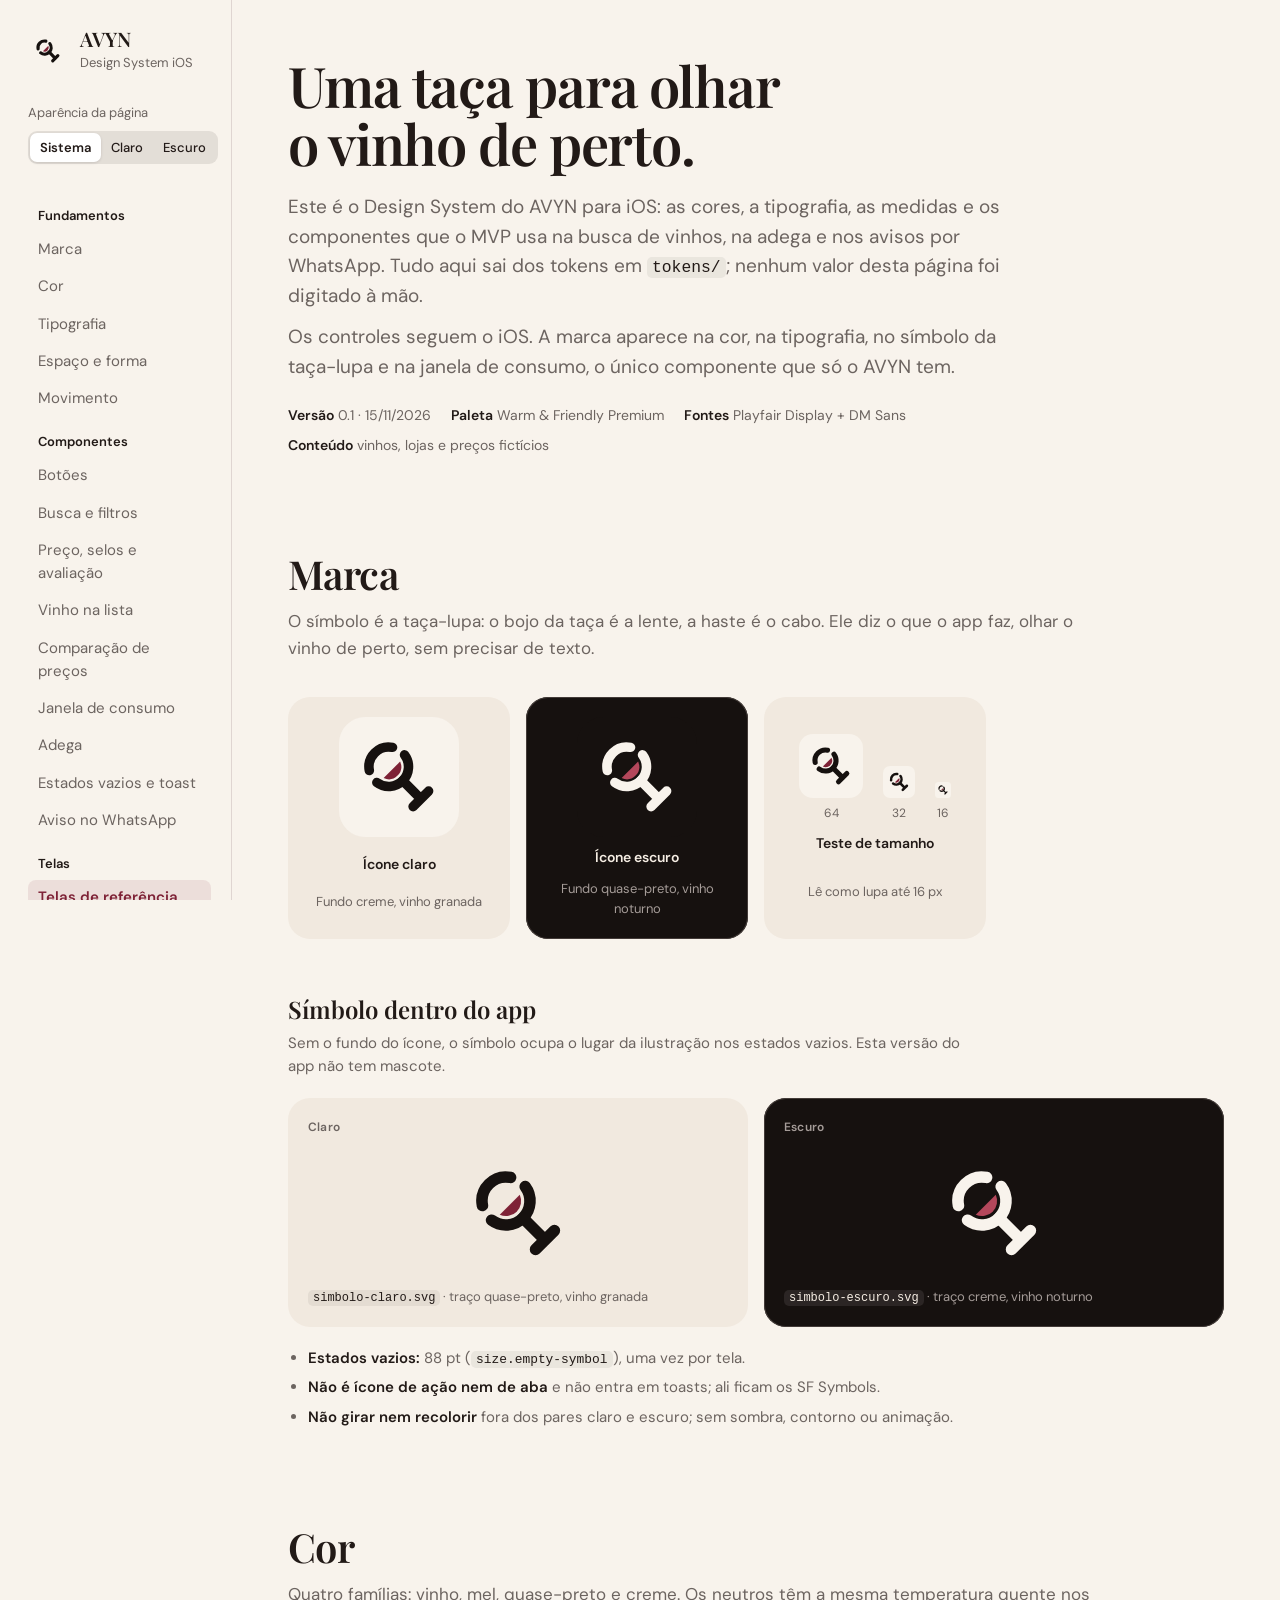
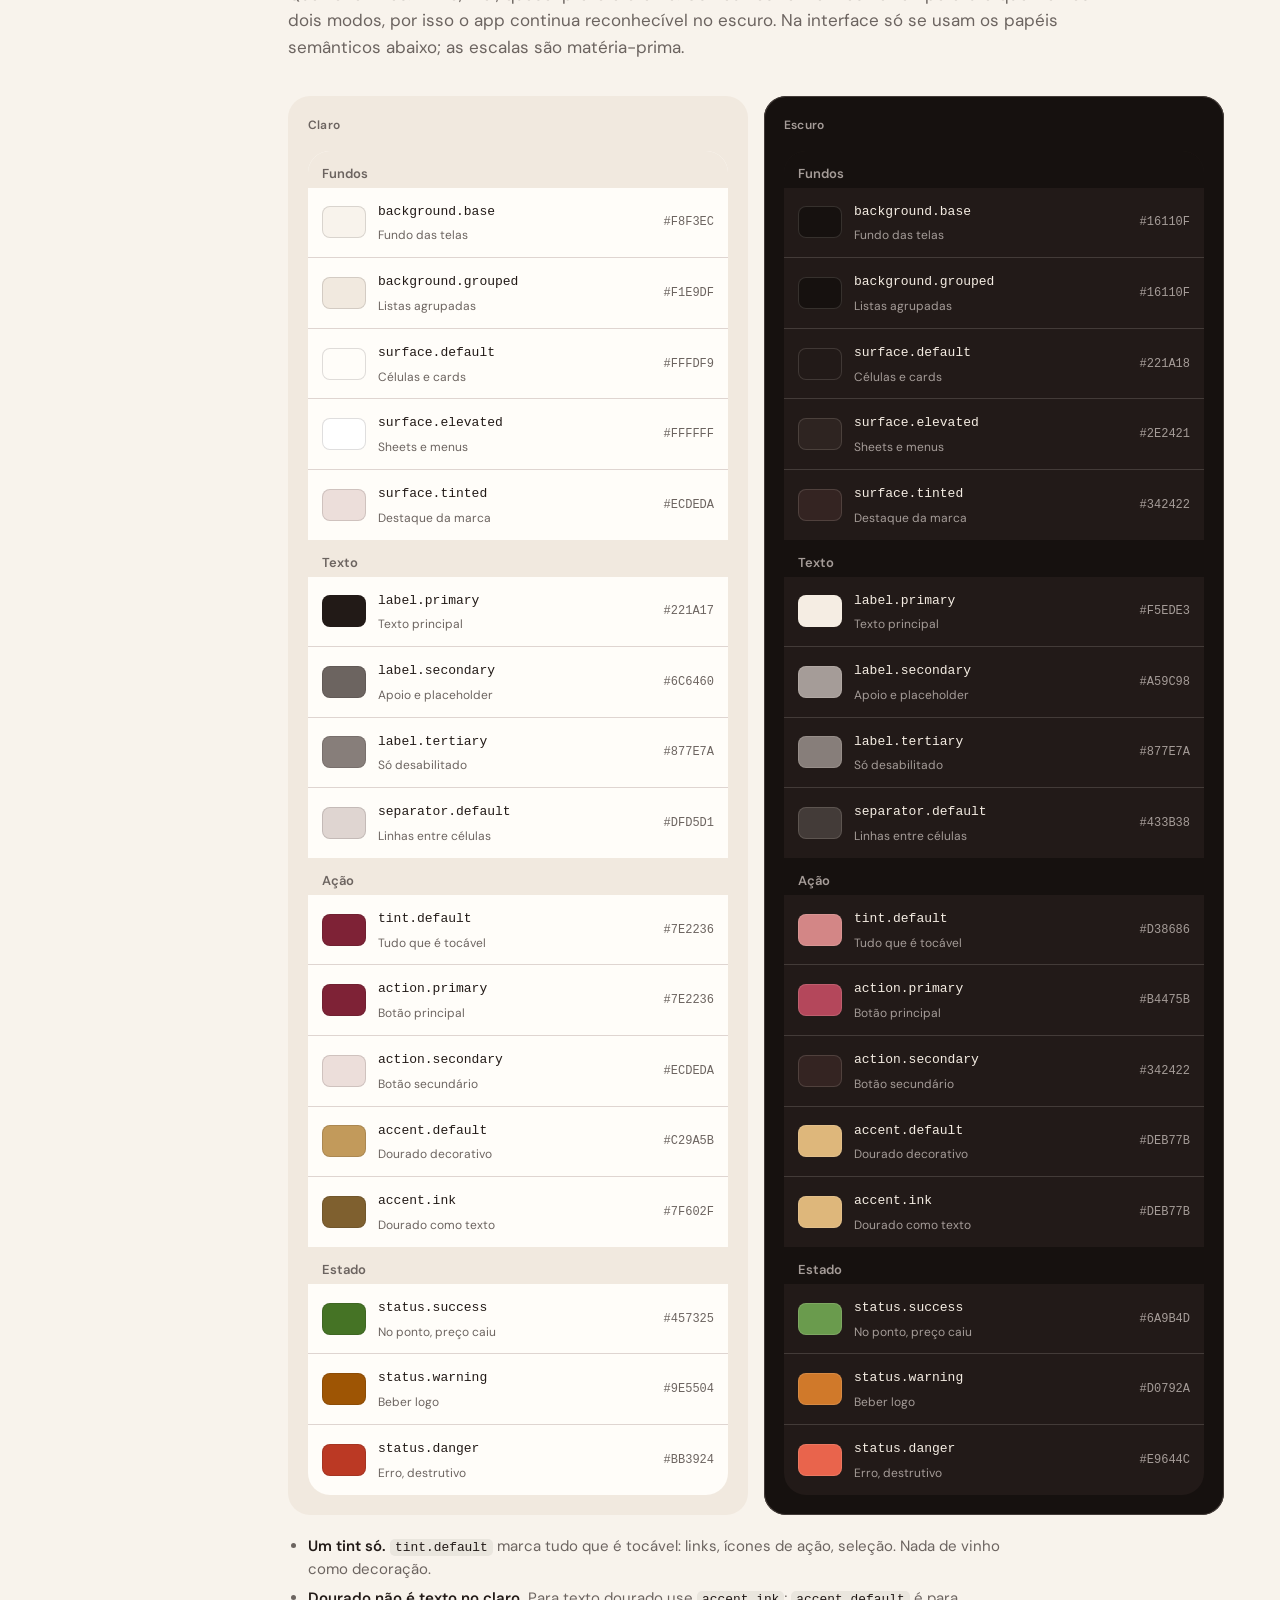
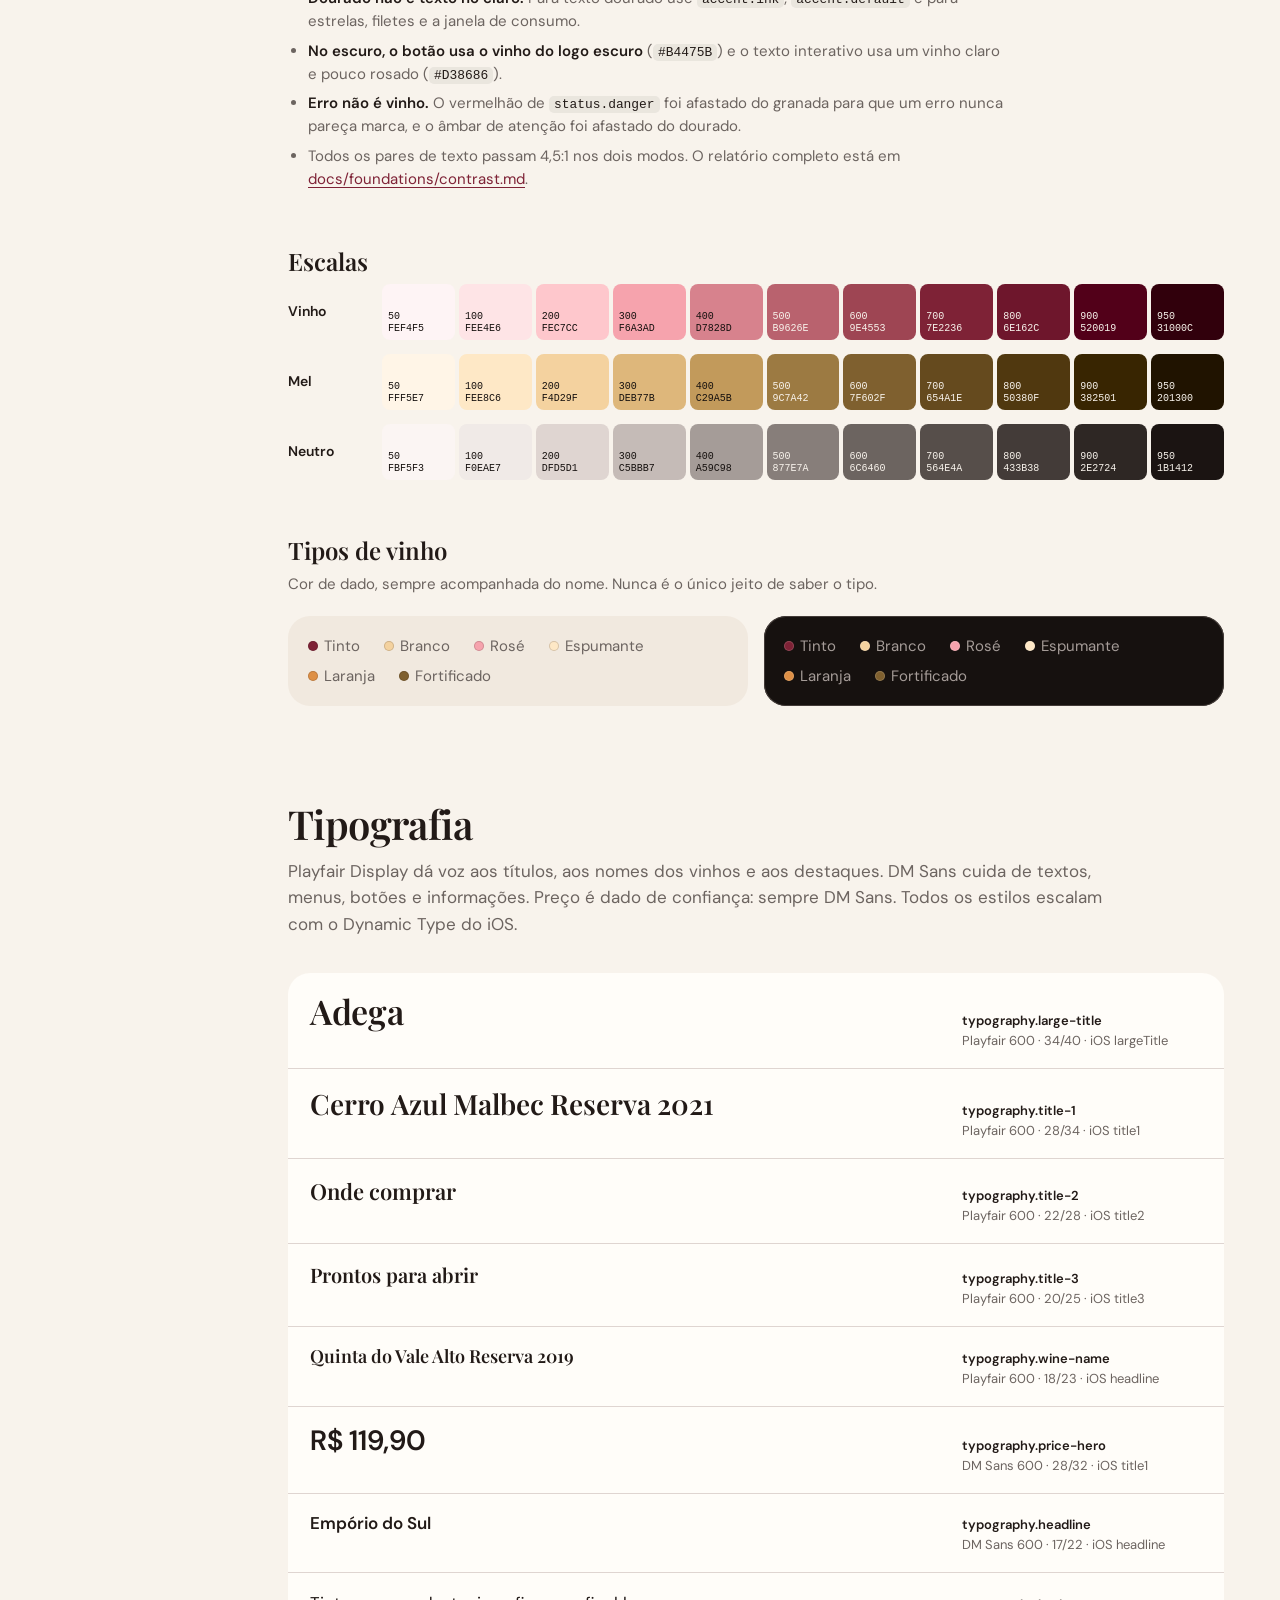
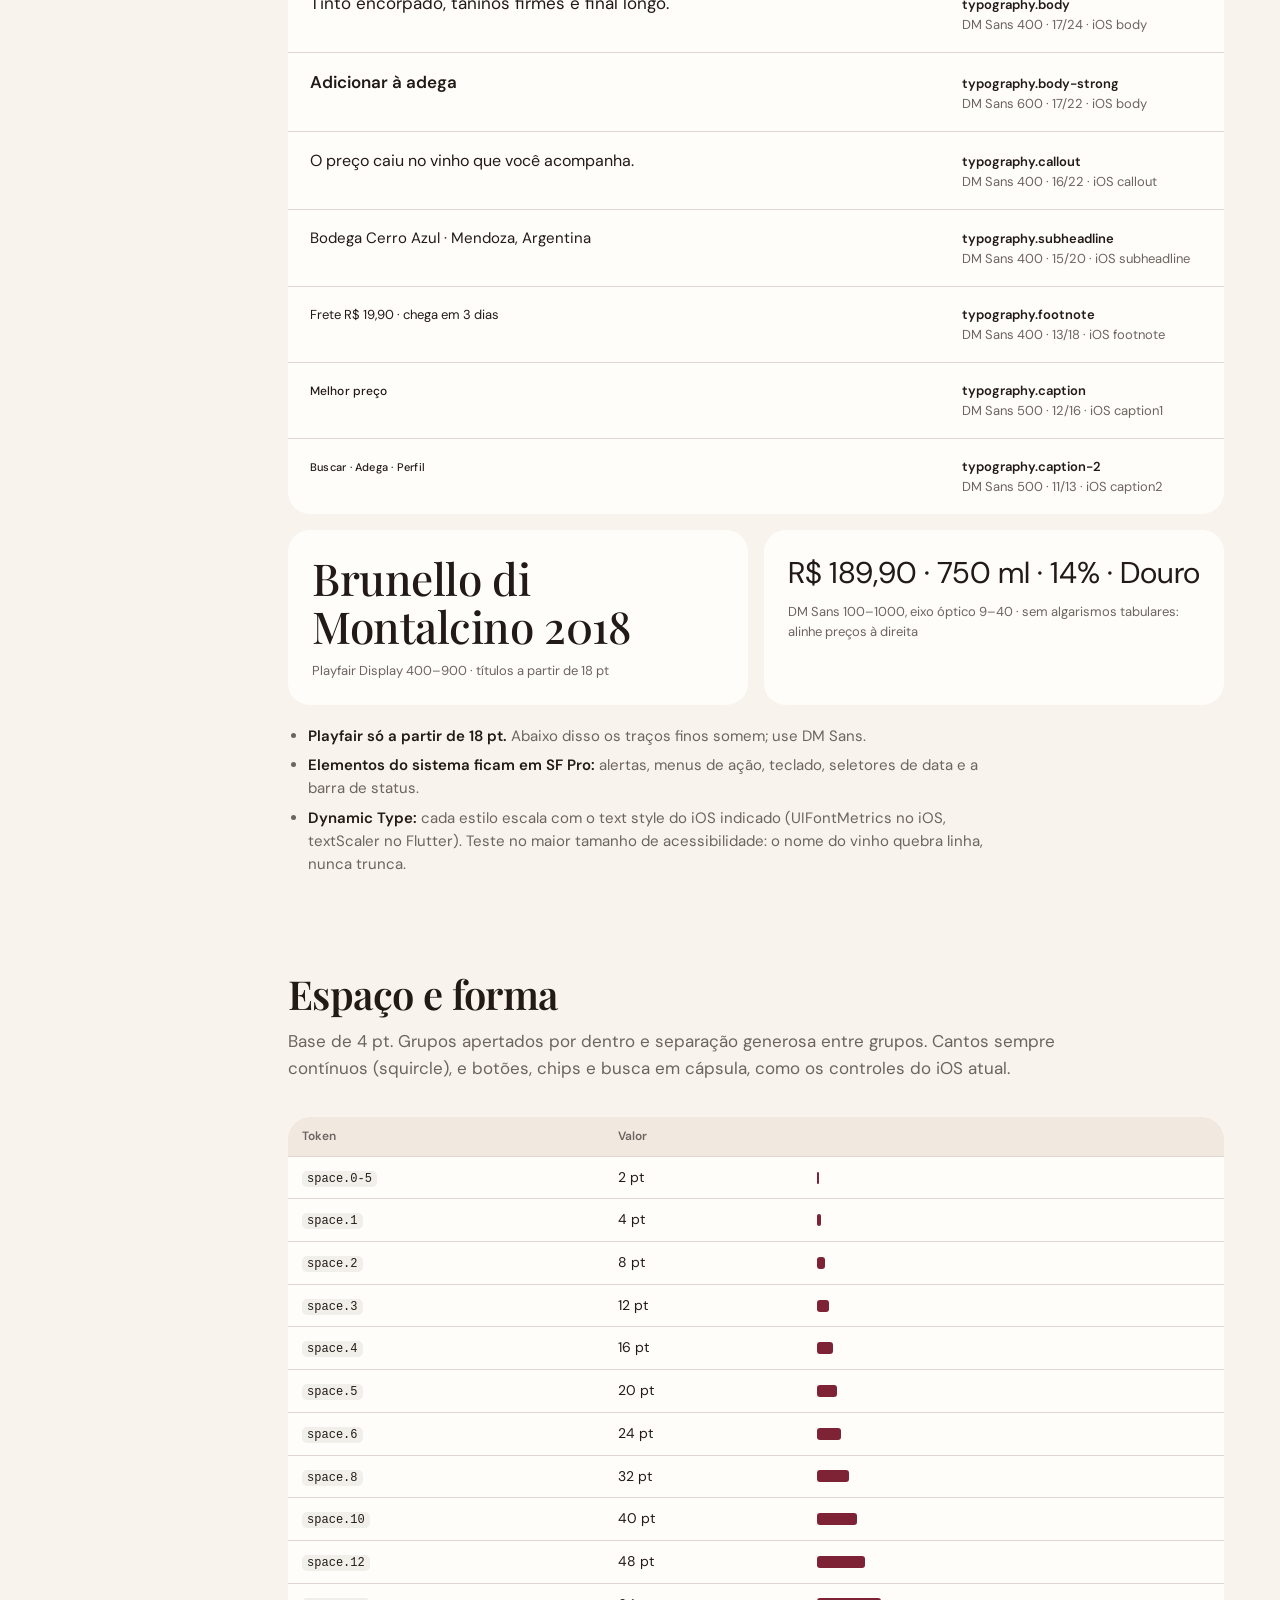
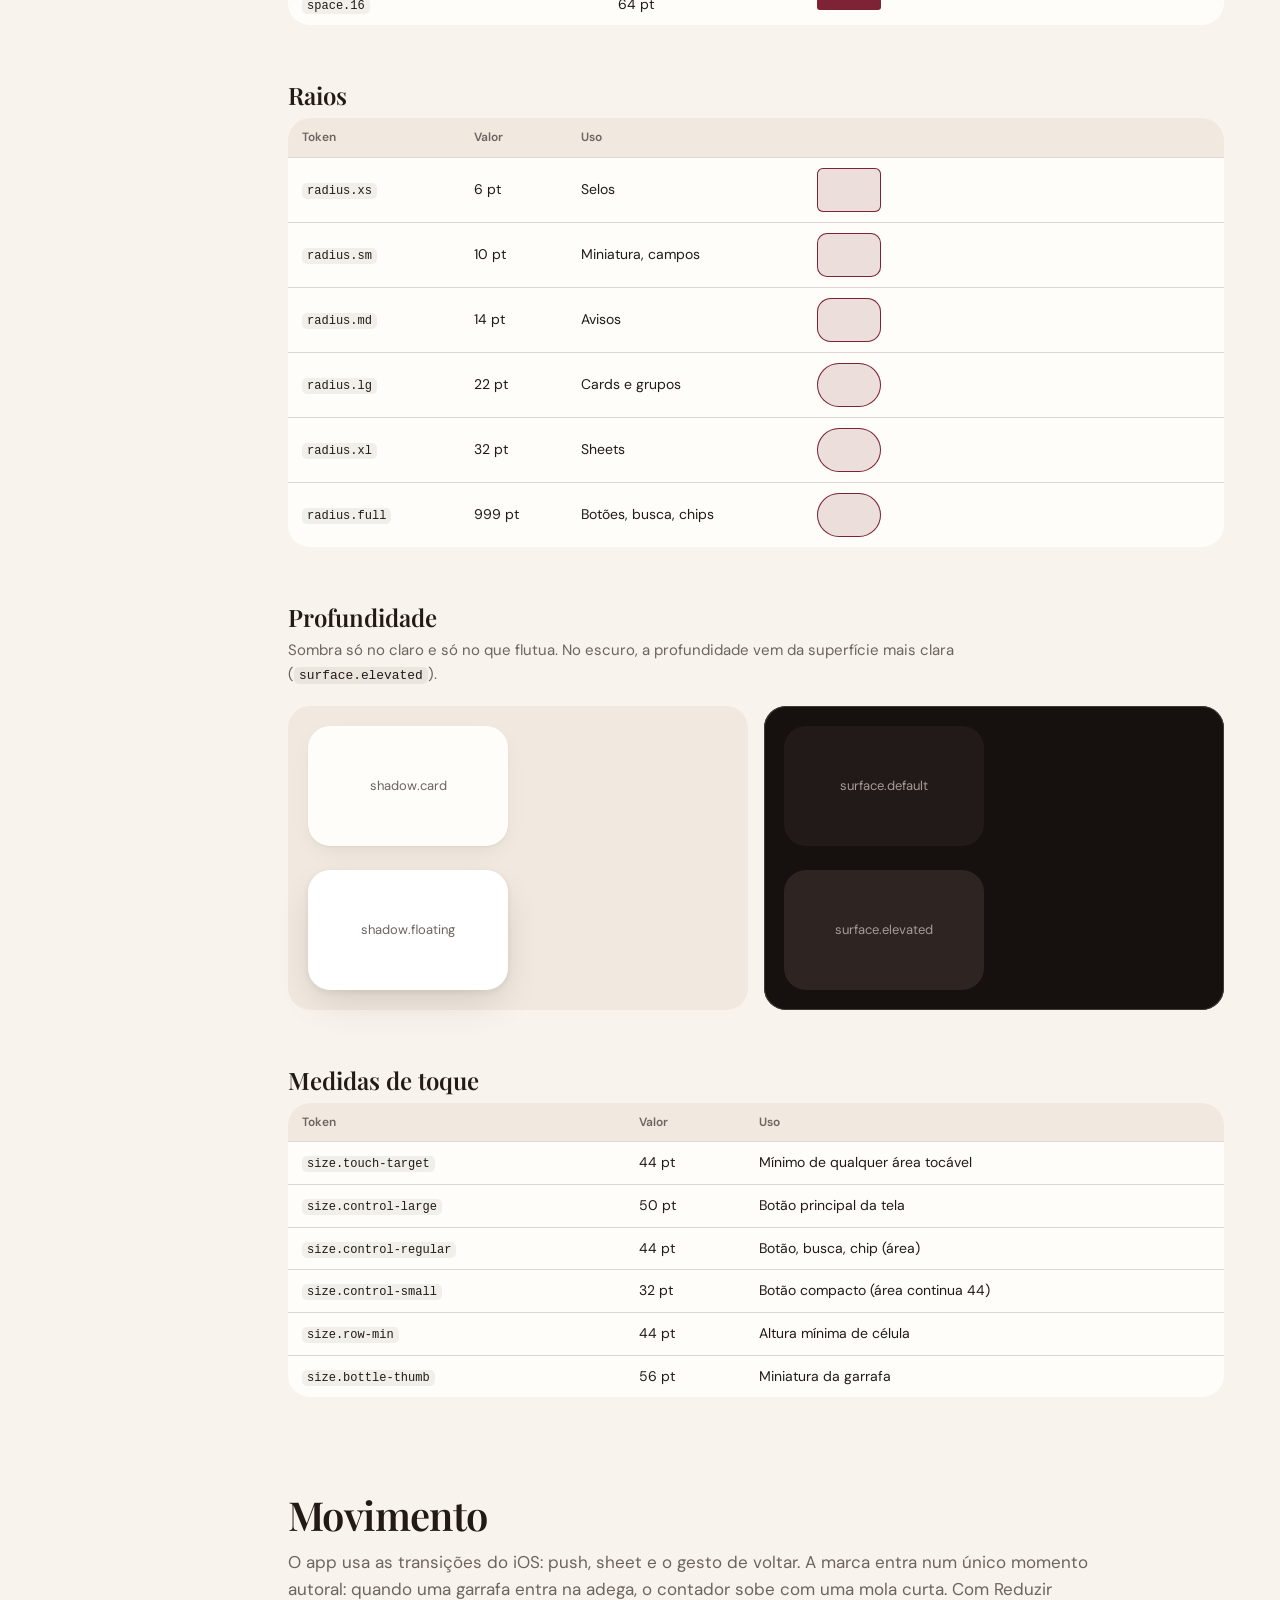
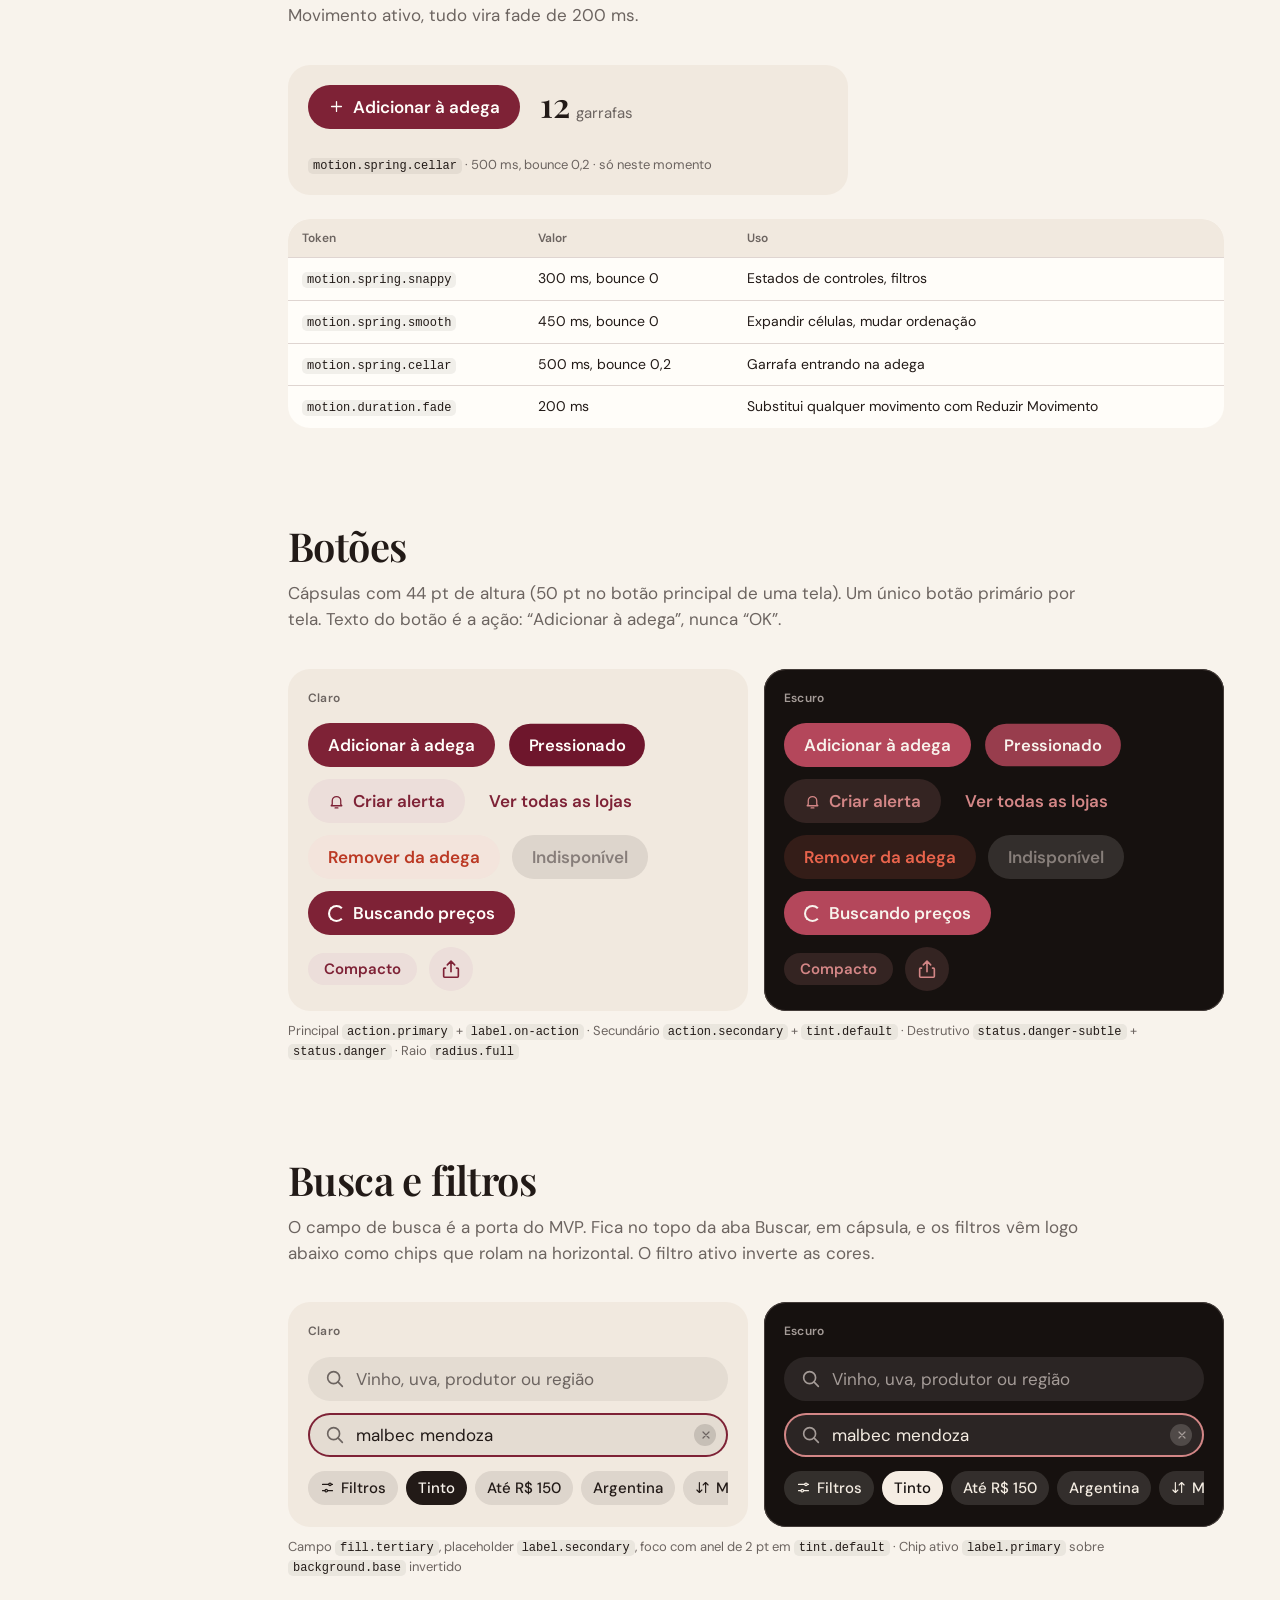
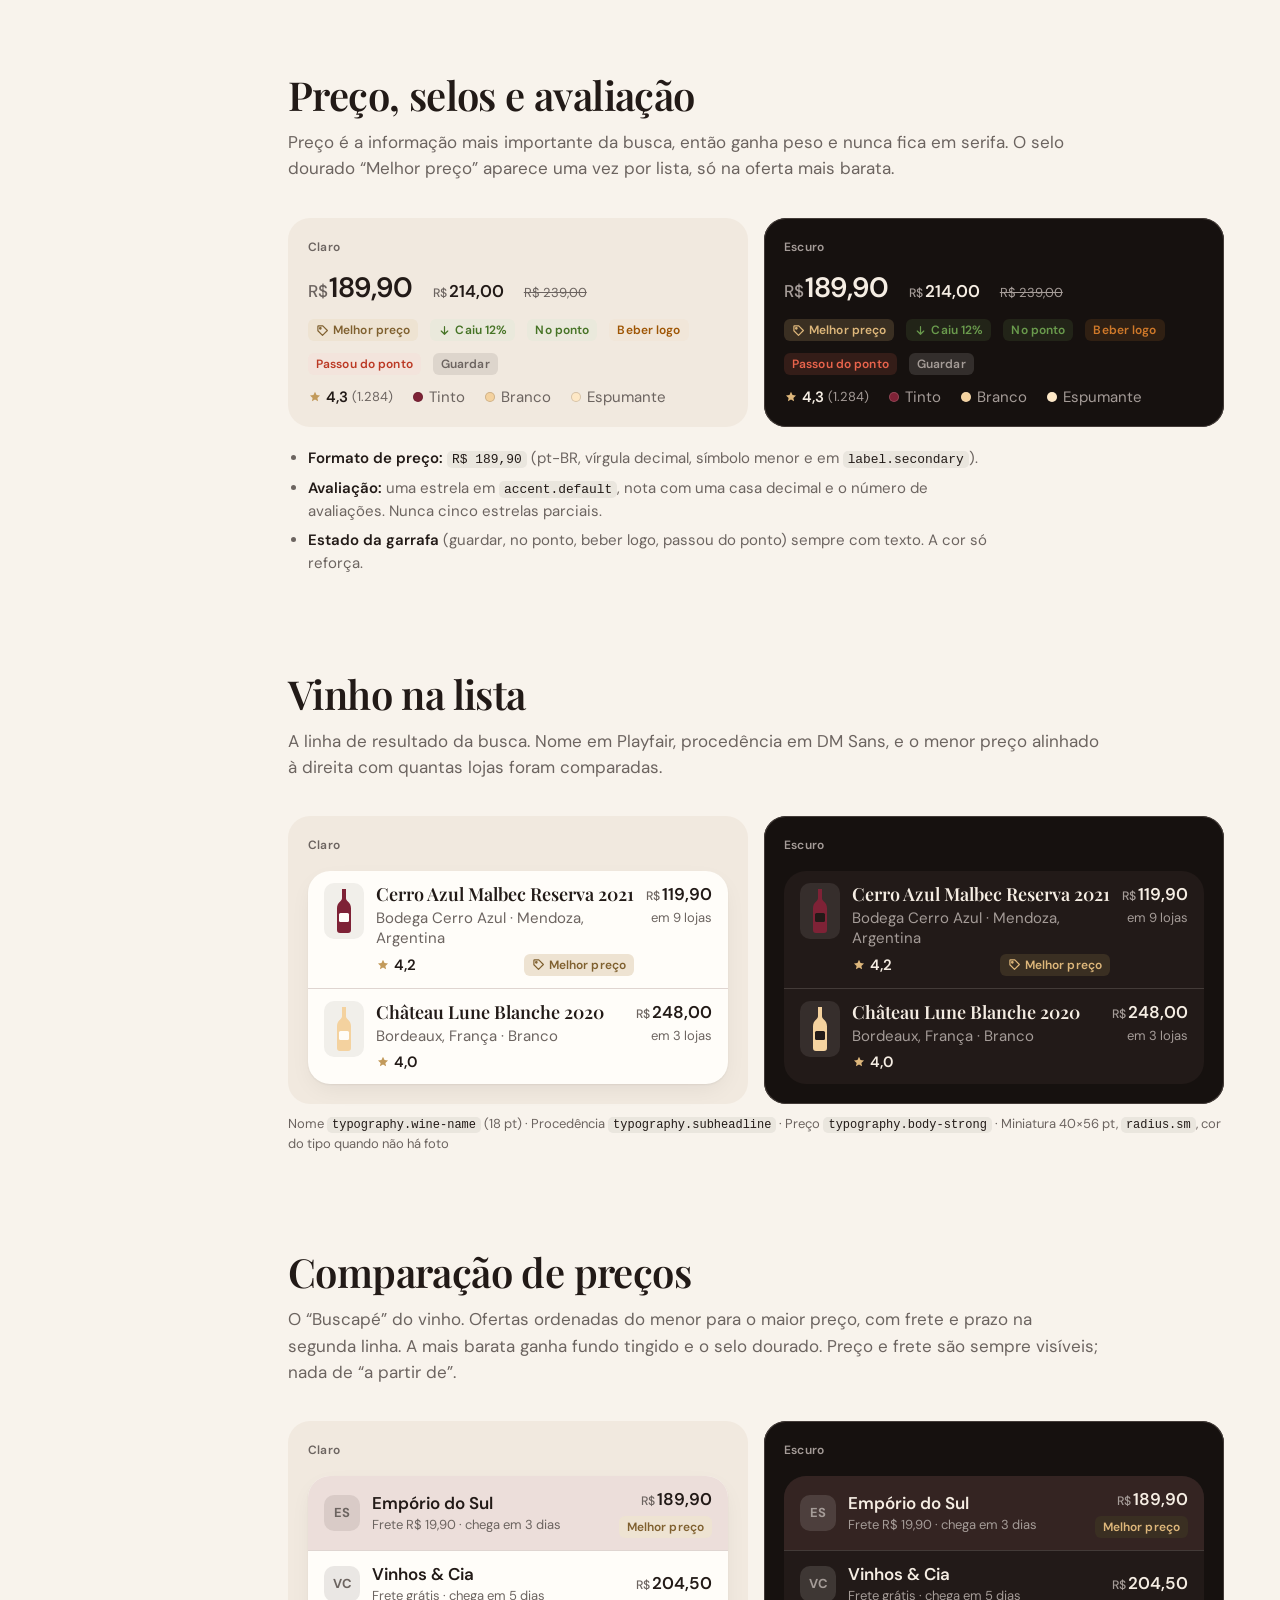
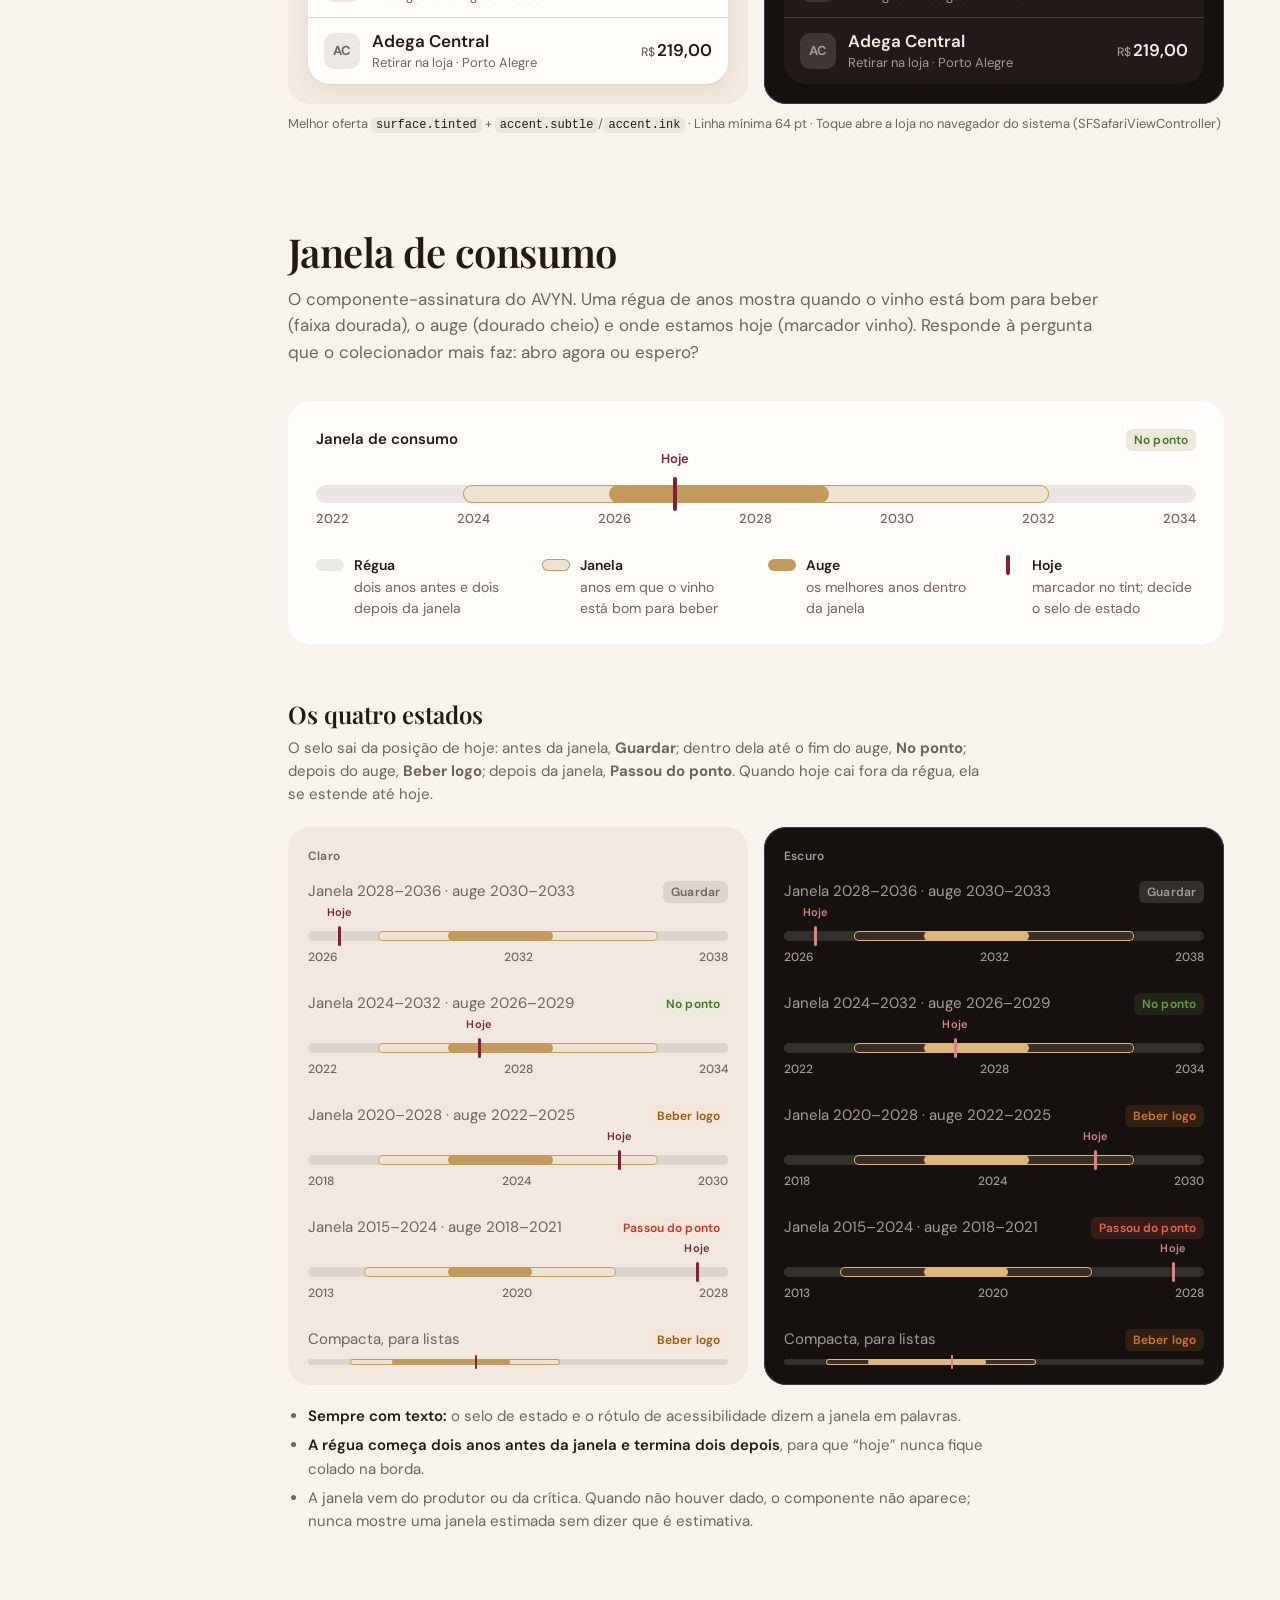
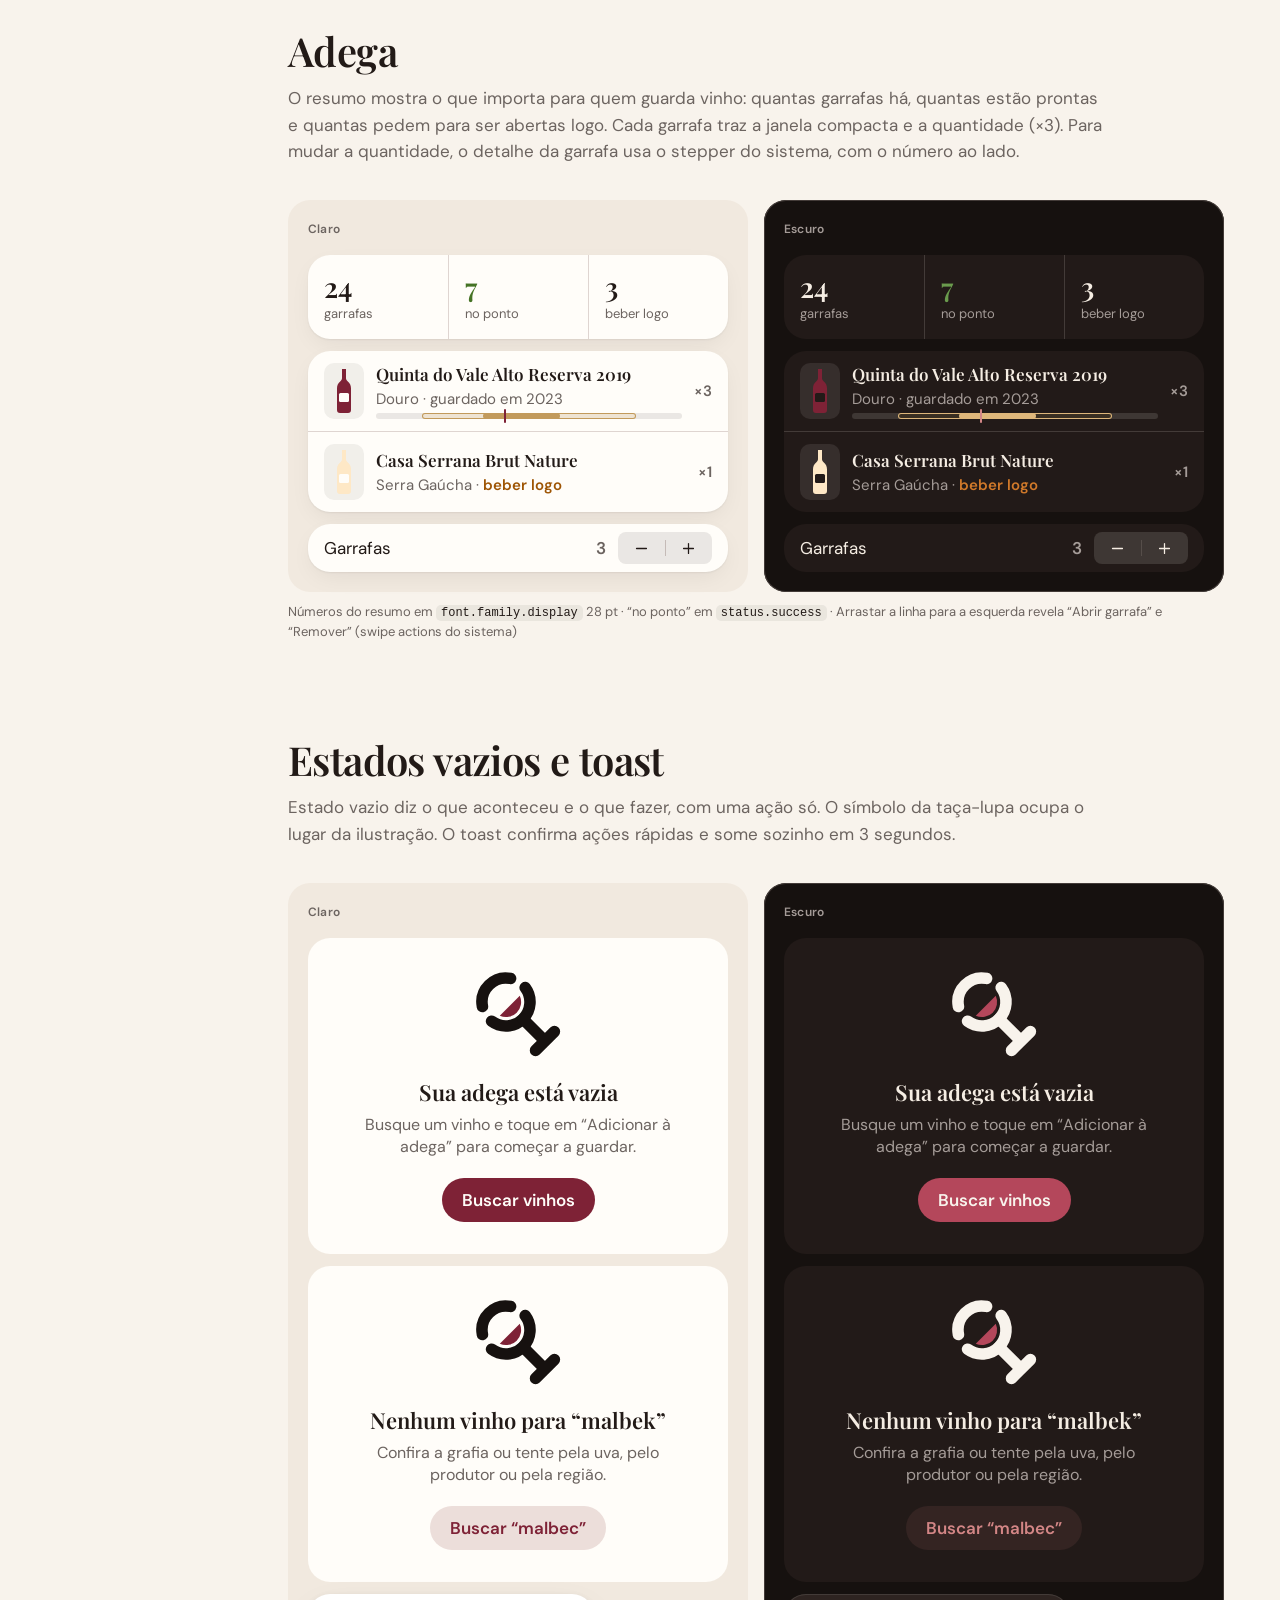
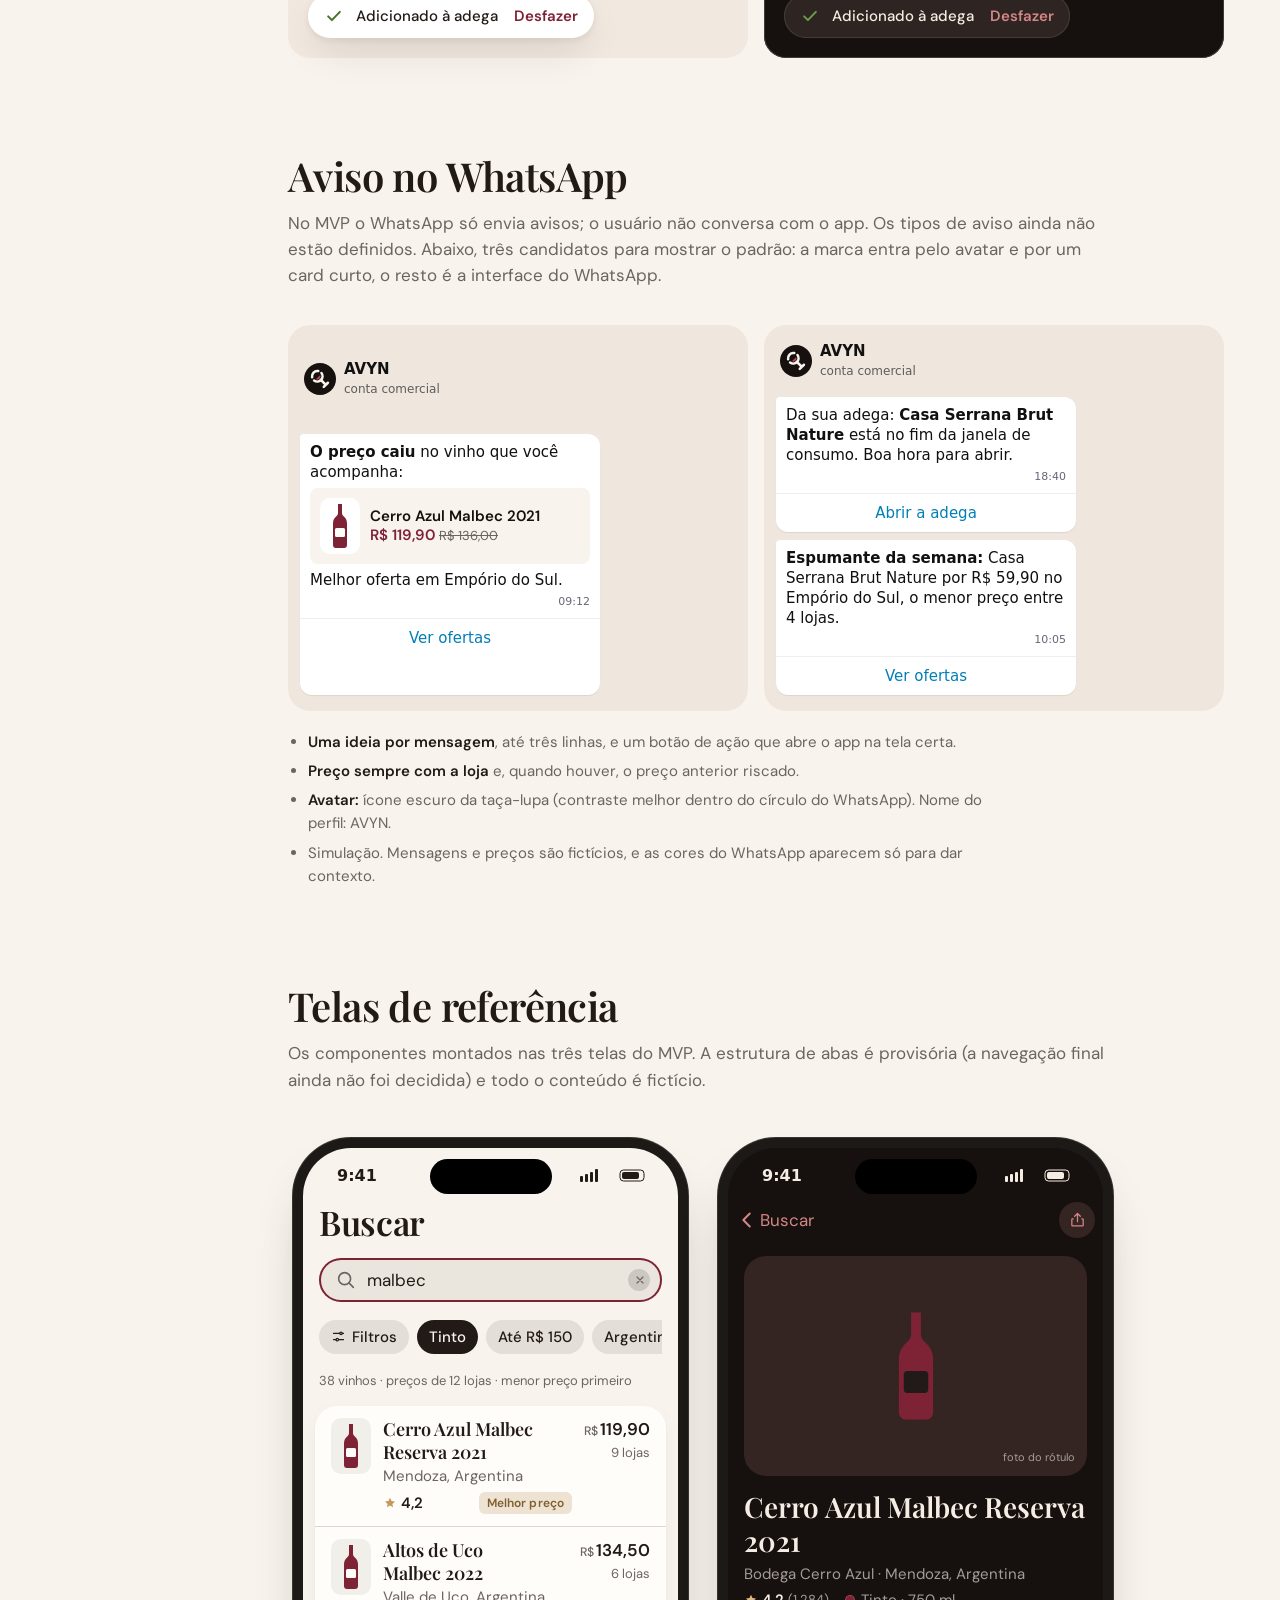
<file: docs/showcase/index.html>
<!doctype html>
<html lang="pt-BR">
<head>
<meta charset="utf-8">
<meta name="viewport" content="width=device-width, initial-scale=1">
<title>AVYN Design System</title>
<meta name="description" content="Fundamentos, componentes e telas de referência do Design System iOS do AVYN.">
<link rel="icon" href="../../assets/brand/logo/taca-lupa/icone-claro-32.png">
<link rel="stylesheet" href="tokens.css">
<link rel="stylesheet" href="components.css">
<style>
  * { box-sizing: border-box; }
  html { background: var(--color-background-base); scroll-behavior: smooth; scroll-padding-top: 24px; }
  body { margin: 0; background: var(--color-background-base); color: var(--color-label-primary); font: 400 16px/1.55 var(--font-family-text); font-optical-sizing: auto; -webkit-font-smoothing: antialiased; }
  ::selection { background: var(--color-action-secondary-pressed); color: var(--color-label-primary); }
  a { color: var(--color-tint-default); text-underline-offset: 3px; text-decoration-thickness: 1px; }
  :focus-visible { outline: 2px solid var(--color-tint-default); outline-offset: 2px; border-radius: 6px; }
  code { font: 500 0.86em/1.4 ui-monospace, "SF Mono", Menlo, monospace; color: var(--color-label-primary); background: var(--color-fill-tertiary); padding: 1px 5px; border-radius: 5px; white-space: nowrap; }
  html { scrollbar-color: var(--color-separator-strong) transparent; }

  .shell { display: grid; grid-template-columns: 232px minmax(0, 1fr); max-width: 1440px; margin: 0 auto; }
  .side { position: sticky; top: 0; height: 100vh; overflow: auto; padding: 28px 20px 28px 28px; display: flex; flex-direction: column; gap: 28px; border-right: var(--border-hairline) solid var(--color-separator-default); scrollbar-width: thin; scrollbar-color: var(--color-separator-strong) transparent; }
  .brand { display: flex; align-items: center; gap: 12px; text-decoration: none; color: inherit; }
  .brand img { width: 40px; height: 40px; border-radius: 10px; }
  .brand b { font: 600 20px/1.1 var(--font-family-display); display: block; }
  .brand span { font-size: 13px; color: var(--color-label-secondary); }
  .toc { display: grid; gap: 2px; }
  .toc a { display: block; padding: 6px 10px; border-radius: 8px; color: var(--color-label-secondary); text-decoration: none; font-size: 15px; }
  .toc a:hover { background: var(--color-fill-tertiary); color: var(--color-label-primary); }
  .toc a.is-current { background: var(--color-action-secondary); color: var(--color-tint-default); font-weight: 600; }
  .toc .grp { margin-top: 14px; padding: 0 10px 4px; font-size: 13px; font-weight: 600; color: var(--color-label-primary); }
  .theme { display: grid; gap: 8px; font-size: 13px; color: var(--color-label-secondary); }
  .seg { display: grid; grid-template-columns: repeat(3, 1fr); background: var(--color-fill-secondary); border-radius: 9px; padding: 2px; }
  .seg button { border: 0; background: transparent; font: 500 13px/1 var(--font-family-text); color: var(--color-label-primary); padding: 8px 10px; border-radius: 7px; cursor: pointer; }
  .seg button[aria-pressed="true"] { background: var(--color-surface-elevated); box-shadow: 0 1px 3px rgba(0,0,0,.12); font-weight: 600; }

  main { padding: 56px 56px 120px; min-width: 0; }
  .intro { max-width: 760px; margin-bottom: 72px; }
  .intro h1 { font: 600 56px/1.04 var(--font-family-display); letter-spacing: -0.02em; margin: 0 0 20px; text-wrap: balance; }
  .intro p { font-size: 19px; line-height: 1.55; color: var(--color-label-secondary); margin: 0 0 12px; max-width: 64ch; }
  .facts { display: flex; flex-wrap: wrap; gap: 8px 20px; margin-top: 24px; font-size: 14px; color: var(--color-label-secondary); }
  .facts b { color: var(--color-label-primary); font-weight: 600; }

  section.block { margin-top: 96px; }
  section.block > h2 { font: 600 40px/1.1 var(--font-family-display); letter-spacing: -0.015em; margin: 0 0 12px; }
  section.block > .lede { font-size: 17px; color: var(--color-label-secondary); max-width: 68ch; margin: 0 0 36px; }
  h3.sub { font: 600 24px/1.2 var(--font-family-display); margin: 56px 0 8px; }
  p.note { font-size: 15px; color: var(--color-label-secondary); max-width: 70ch; margin: 0 0 20px; }
  ul.rules { margin: 0 0 24px; padding-left: 20px; max-width: 72ch; color: var(--color-label-secondary); font-size: 15px; }
  ul.rules li { margin-bottom: 6px; }
  ul.rules b { color: var(--color-label-primary); font-weight: 600; }

  .pair { display: grid; grid-template-columns: repeat(2, minmax(0, 1fr)); gap: 16px; }
  .panel { background: var(--color-background-grouped); color: var(--color-label-primary); border-radius: var(--radius-lg); padding: 20px; display: grid; gap: 16px; align-content: start; position: relative; }
  .panel[data-theme="dark"] { background: var(--color-background-base); box-shadow: inset 0 0 0 1px var(--color-separator-default); }
  .panel .mode { font-size: 12px; font-weight: 600; letter-spacing: 0.02em; color: var(--color-label-secondary); }
  .row { display: flex; flex-wrap: wrap; gap: 12px; align-items: center; }
  .stack { display: grid; gap: 12px; }
  .spec { font-size: 13px; color: var(--color-label-secondary); margin: 10px 0 0; }
  .spec code { font-size: 12px; }

  /* Marca */
  .brand-grid { display: grid; grid-template-columns: repeat(auto-fill, minmax(180px, 1fr)); gap: 16px; }
  .brand-tile { border-radius: var(--radius-lg); padding: 20px; display: grid; justify-items: center; gap: 10px; text-align: center; font-size: 13px; color: var(--color-label-secondary); background: var(--color-background-grouped); }
  .brand-tile[data-theme="dark"] { background: var(--color-background-base); box-shadow: inset 0 0 0 1px var(--color-separator-default); }
  .brand-tile img { width: 120px; height: 120px; }
  .brand-tile b { color: var(--color-label-primary); font-weight: 600; font-size: 14px; }
  .symbol-spec { width: 88px; height: 88px; justify-self: center; margin: 16px 0 4px; }
  .sizes { display: flex; align-items: flex-end; gap: 20px; }
  .brand-tile .sizes img { width: auto; height: auto; }
  .sizes figure { margin: 0; display: grid; justify-items: center; gap: 6px; font-size: 12px; color: var(--color-label-secondary); }

  /* Cor */
  .roles { display: grid; gap: 0; background: var(--color-surface-default); border-radius: var(--radius-lg); overflow: hidden; }
  .role { display: grid; grid-template-columns: 44px minmax(0, 1fr) auto; gap: 12px; align-items: center; padding: 10px 14px; }
  .role + .role { border-top: var(--border-hairline) solid var(--color-separator-default); }
  .role .sw { width: 44px; height: 32px; border-radius: 8px; box-shadow: inset 0 0 0 1px color-mix(in srgb, var(--color-label-primary) 14%, transparent); }
  .role .nm { font: 500 13px/1.3 ui-monospace, "SF Mono", Menlo, monospace; overflow-wrap: anywhere; }
  .role .ds { font-size: 12px; color: var(--color-label-secondary); line-height: 1.35; }
  .role .hx { font: 500 12px/1 ui-monospace, "SF Mono", Menlo, monospace; color: var(--color-label-secondary); }
  .role-group { font: 600 13px/1 var(--font-family-text); color: var(--color-label-secondary); padding: 16px 14px 8px; background: var(--color-background-grouped); }
  .scales { display: grid; gap: 14px; }
  .scale { display: grid; grid-template-columns: 90px repeat(11, minmax(0, 1fr)); gap: 4px; align-items: stretch; }
  .scale > span:first-child { font-size: 14px; font-weight: 600; align-self: center; }
  .scale .st { height: 56px; border-radius: 8px; display: flex; flex-direction: column; justify-content: flex-end; padding: 5px 6px; font: 500 10px/1.2 ui-monospace, Menlo, monospace; }
  .types { display: flex; flex-wrap: wrap; gap: 10px 24px; }

  /* Tipografia */
  .type-list { background: var(--color-surface-default); border-radius: var(--radius-lg); overflow: hidden; }
  .type-row { display: grid; grid-template-columns: minmax(0, 1fr) 240px; gap: 24px; padding: 18px 22px; align-items: baseline; }
  .type-row + .type-row { border-top: var(--border-hairline) solid var(--color-separator-default); }
  .type-row .meta { font-size: 13px; color: var(--color-label-secondary); line-height: 1.5; }
  .type-row .meta b { color: var(--color-label-primary); font-weight: 600; display: block; }
  .pairing { display: grid; grid-template-columns: 1fr 1fr; gap: 16px; margin-top: 16px; }
  .pairing > div { background: var(--color-surface-default); border-radius: var(--radius-lg); padding: 24px; }
  .glyphs-display { font: 500 44px/1.1 var(--font-family-display); letter-spacing: -0.01em; overflow-wrap: anywhere; }
  .glyphs-text { font: 400 30px/1.25 var(--font-family-text); overflow-wrap: anywhere; }

  /* Forma e espaço */
  .tokens-table { width: 100%; border-collapse: collapse; background: var(--color-surface-default); border-radius: var(--radius-lg); overflow: hidden; font-size: 14px; }
  .tokens-table th, .tokens-table td { text-align: left; padding: 10px 14px; border-top: var(--border-hairline) solid var(--color-separator-default); vertical-align: middle; }
  .tokens-table thead th { border-top: 0; font-size: 12px; font-weight: 600; color: var(--color-label-secondary); background: var(--color-background-grouped); }
  .tokens-table td.vis { width: 45%; }
  .bar { height: 12px; background: var(--color-tint-default); border-radius: 3px; }
  .rad { width: 64px; height: 44px; background: var(--color-action-secondary); box-shadow: inset 0 0 0 1px var(--color-tint-default); }
  .shadow-demo { display: flex; gap: 24px; flex-wrap: wrap; }
  .shadow-demo > div { width: 200px; height: 120px; border-radius: var(--radius-lg); background: var(--color-surface-default); display: grid; place-items: center; font-size: 13px; color: var(--color-label-secondary); }

  /* Movimento */
  .motion-demo { display: flex; align-items: center; gap: 20px; flex-wrap: wrap; }
  .counter { display: inline-flex; align-items: baseline; gap: 6px; font-size: 15px; color: var(--color-label-secondary); }
  .counter b { font: 600 34px/1 var(--font-family-display); color: var(--color-label-primary); display: inline-block; }
  .counter b.bump { animation: bump 500ms linear(0, 0.38 9%, 1.04 22%, 1.17 30%, 1.12 38%, 1 52%, 0.97 66%, 1); }
  @keyframes bump { from { transform: translateY(8px) scale(0.9); opacity: .4; } to { transform: none; opacity: 1; } }
  @media (prefers-reduced-motion: reduce) { .counter b.bump { animation: fade 200ms ease-out; } @keyframes fade { from { opacity: 0; } } html { scroll-behavior: auto; } }

  /* Janela: anatomia */
  .window-anatomy { margin: 0 0 8px; background: var(--color-surface-default); border-radius: var(--radius-lg); padding: 28px 28px 24px; display: grid; gap: 28px; }
  .av-window--anatomy .track { height: 18px; margin-top: 26px; }
  .av-window--anatomy .now { top: -8px; bottom: -8px; width: 4px; margin-left: -2px; }
  .av-window--anatomy .now::after { top: -26px; font-size: 13px; line-height: 16px; }
  .av-window--anatomy .years { font-size: 13px; }
  .anatomy-keys { list-style: none; margin: 0; padding: 0; display: grid; grid-template-columns: repeat(auto-fit, minmax(200px, 1fr)); gap: 12px 24px; font-size: 14px; color: var(--color-label-secondary); }
  .anatomy-keys li { display: grid; grid-template-columns: 28px 1fr; column-gap: 10px; align-items: start; }
  .anatomy-keys b { display: block; color: var(--color-label-primary); font-weight: 600; }
  .anatomy-keys .k { grid-row: span 2; margin-top: 4px; height: 12px; border-radius: 6px; }
  .anatomy-keys .k-track { background: var(--color-fill-secondary); }
  .anatomy-keys .k-range { background: var(--color-accent-subtle); box-shadow: inset 0 0 0 1px var(--color-accent-default); }
  .anatomy-keys .k-peak { background: var(--color-accent-default); }
  .anatomy-keys .k-now { width: 4px; height: 20px; margin-top: 0; justify-self: center; border-radius: 2px; background: var(--color-tint-default); }

  /* Telas */
  .phones { display: flex; gap: 28px; overflow-x: auto; padding: 8px 4px 24px; scroll-snap-type: x proximity; }
  @media (min-width: 1101px) { .phones { display: grid; grid-template-columns: repeat(auto-fill, 397px); gap: 48px 28px; overflow: visible; } }
  .phone-wrap { flex: none; display: grid; gap: 12px; scroll-snap-align: start; }
  .phone-wrap > p { margin: 0; font-size: 14px; color: var(--color-label-secondary); max-width: 360px; }
  .phone-wrap > p b { color: var(--color-label-primary); }
  .phone { width: 375px; height: 812px; border-radius: 48px; overflow: hidden; position: relative; background: var(--color-background-base); color: var(--color-label-primary); box-shadow: 0 0 0 10px #1d1917, 0 0 0 11px #3a3330, 0 30px 60px -20px rgba(22,17,15,.45); margin: 11px; display: flex; flex-direction: column; }
  .phone .status { height: 50px; flex: none; display: flex; align-items: center; justify-content: space-between; padding: 6px 30px 0 34px; font: 600 16px/1 var(--font-family-system); }
  .phone .status .island { position: absolute; top: 11px; left: 50%; transform: translateX(-50%); width: 122px; height: 35px; border-radius: 20px; background: #000; }
  .phone .status svg { width: 68px; height: 13px; fill: currentColor; }
  .phone .content { flex: 1; overflow: hidden; padding: 0 16px 100px; display: grid; align-content: start; gap: 16px; }
  .phone .navbar { display: flex; align-items: center; justify-content: space-between; height: 44px; margin: 0 -8px; }
  .phone .navbar .back { display: inline-flex; align-items: center; gap: 2px; color: var(--color-tint-default); font: 400 17px/22px var(--font-family-text); }
  .phone .navbar .back svg.icon { width: 22px; height: 22px; stroke-width: 2.2; }
  .phone .navbar .acts { display: flex; gap: 8px; }
  .phone .large-title { margin: 4px 0 0; }
  .phone .tabbar { position: absolute; left: 16px; right: 16px; bottom: 22px; height: 62px; border-radius: 31px; display: grid; grid-template-columns: repeat(3, 1fr); align-items: center; background: color-mix(in srgb, var(--color-surface-elevated) 78%, transparent); backdrop-filter: blur(20px) saturate(1.4); -webkit-backdrop-filter: blur(20px) saturate(1.4); box-shadow: 0 8px 30px -10px rgba(22,17,15,.35), inset 0 0 0 0.5px var(--color-separator-strong); }
  .phone .tabbar span { display: grid; justify-items: center; gap: 2px; font: 500 11px/13px var(--font-family-text); color: var(--color-label-secondary); }
  .phone .tabbar span.on { color: var(--color-tint-default); }
  .phone .tabbar svg.icon { width: 24px; height: 24px; }
  .phone .home { position: absolute; bottom: 8px; left: 50%; transform: translateX(-50%); width: 134px; height: 5px; border-radius: 3px; background: var(--color-label-primary); }
  .phone .hero-bottle { height: 220px; border-radius: var(--radius-lg); background: var(--color-surface-tinted); display: grid; place-items: center; position: relative; }
  .phone .hero-bottle svg { width: 44px; height: 168px; }
  .phone .hero-bottle .synthetic { position: absolute; bottom: 10px; right: 12px; font-size: 11px; color: var(--color-label-secondary); }
  .phone .detail-head { display: grid; gap: 6px; }
  .phone .detail-head .row { gap: 10px 16px; }
  .phone .best { display: flex; align-items: flex-end; justify-content: space-between; gap: 12px; }
  .phone .best small { display: block; font-size: 13px; color: var(--color-label-secondary); margin-top: 2px; }
  .phone .card { background: var(--color-surface-default); border-radius: var(--radius-lg); padding: 16px; box-shadow: var(--shadow-card); }

  .demo-label { position: absolute; top: 10px; right: 14px; font-size: 11px; color: var(--color-label-secondary); }
  footer { margin-top: 120px; padding-top: 24px; border-top: var(--border-hairline) solid var(--color-separator-default); font-size: 14px; color: var(--color-label-secondary); display: flex; flex-wrap: wrap; gap: 8px 24px; }

  @media (max-width: 1100px) {
    .shell { grid-template-columns: 1fr; }
    .side { position: static; height: auto; border-right: 0; border-bottom: var(--border-hairline) solid var(--color-separator-default); padding: 16px; gap: 12px; flex-direction: row; flex-wrap: wrap; align-items: center; justify-content: space-between; }
    .toc { display: flex; gap: 4px; overflow-x: auto; width: 100%; order: 3; scrollbar-width: none; }
    .toc .grp { display: none; }
    .toc a { white-space: nowrap; }
    .theme { margin: 0; width: 220px; }
    .theme > span { display: none; }
    main { padding: 40px 16px 80px; }
    .intro h1 { font-size: 40px; }
    section.block > h2 { font-size: 32px; }
  }
  @media (max-width: 760px) {
    .pair, .pairing { grid-template-columns: 1fr; }
    .type-row { grid-template-columns: 1fr; gap: 6px; }
    .scale { grid-template-columns: repeat(6, minmax(0, 1fr)); }
    .scale > span:first-child { grid-column: 1 / -1; }
    .tokens-table td.vis { width: 30%; }
    .theme { width: 100%; }
  }
</style>
</head>
<body class="av">

<svg width="0" height="0" style="position:absolute" aria-hidden="true">
  <symbol id="i-search" viewBox="0 0 24 24"><circle cx="10.5" cy="10.5" r="6.5"/><path d="M15.5 15.5 20 20"/></symbol>
  <symbol id="i-bottle" viewBox="0 0 24 24"><path d="M10 2.5h4M10.6 2.5v4c0 .9-.4 1.6-1.1 2.2-1 .8-1.5 2-1.5 3.3V19.5a2 2 0 0 0 2 2h4a2 2 0 0 0 2-2V12c0-1.3-.5-2.5-1.5-3.3-.7-.6-1.1-1.3-1.1-2.2v-4M8 14h8"/></symbol>
  <symbol id="i-user" viewBox="0 0 24 24"><circle cx="12" cy="8" r="4"/><path d="M4.5 20.5c1.2-3.6 4-5.5 7.5-5.5s6.3 1.9 7.5 5.5"/></symbol>
  <symbol id="i-chev-r" viewBox="0 0 24 24"><path d="m9 5 7 7-7 7"/></symbol>
  <symbol id="i-chev-l" viewBox="0 0 24 24"><path d="m15 5-7 7 7 7"/></symbol>
  <symbol id="i-plus" viewBox="0 0 24 24"><path d="M12 5v14M5 12h14"/></symbol>
  <symbol id="i-minus" viewBox="0 0 24 24"><path d="M5 12h14"/></symbol>
  <symbol id="i-x" viewBox="0 0 24 24"><path d="M6 6l12 12M18 6 6 18"/></symbol>
  <symbol id="i-sliders" viewBox="0 0 24 24"><path d="M4 7h10M18 7h2M4 17h4M12 17h8"/><circle cx="16" cy="7" r="2"/><circle cx="10" cy="17" r="2"/></symbol>
  <symbol id="i-sort" viewBox="0 0 24 24"><path d="M7 4v16M3 16l4 4 4-4M17 20V4M13 8l4-4 4 4"/></symbol>
  <symbol id="i-tag" viewBox="0 0 24 24"><path d="M3.5 12.5V4.5a1 1 0 0 1 1-1h8l8.5 8.5-9 9z"/><circle cx="8" cy="8" r="1.4"/></symbol>
  <symbol id="i-down" viewBox="0 0 24 24"><path d="M12 5v14M6 13l6 6 6-6"/></symbol>
  <symbol id="i-clock" viewBox="0 0 24 24"><circle cx="12" cy="12" r="8.5"/><path d="M12 7.5V12l3 2"/></symbol>
  <symbol id="i-check" viewBox="0 0 24 24"><path d="m5 12.5 4.5 4.5L19 7"/></symbol>
  <symbol id="i-bell" viewBox="0 0 24 24"><path d="M6 16v-5a6 6 0 0 1 12 0v5l1.5 2h-15zM10 21h4"/></symbol>
  <symbol id="i-share" viewBox="0 0 24 24"><path d="M12 15V3.5M8 7.5l4-4 4 4M6 11H5a1 1 0 0 0-1 1v8a1 1 0 0 0 1 1h14a1 1 0 0 0 1-1v-8a1 1 0 0 0-1-1h-1"/></symbol>
  <symbol id="i-star" viewBox="0 0 24 24"><path d="m12 3.2 2.6 5.5 6 .7-4.5 4.1 1.2 5.9L12 16.4l-5.3 3 1.2-5.9L3.4 9.4l6-.7z"/></symbol>
  <symbol id="bottle" viewBox="0 0 18 44"><path style="fill:var(--dot,#7E2236)" d="M7 0h4v9c0 1.3.6 2.3 1.6 3.2 2.2 1.9 3.4 4 3.4 7V41a3 3 0 0 1-3 3H5a3 3 0 0 1-3-3V19.2c0-3 1.2-5.1 3.4-7C6.4 11.3 7 10.3 7 9z"/><rect style="fill:var(--color-surface-default)" x="4" y="24" width="10" height="9" rx="1.5"/></symbol>
</svg>

<div class="shell">
  <aside class="side">
    <a class="brand" href="#topo">
      <img src="../../assets/brand/logo/taca-lupa/icone-claro.svg" alt="">
      <div><b>AVYN</b><span>Design System iOS</span></div>
    </a>
    <div class="theme">
      <span>Aparência da página</span>
      <div class="seg" role="group" aria-label="Aparência">
        <button type="button" data-set-theme="system" aria-pressed="true">Sistema</button>
        <button type="button" data-set-theme="light" aria-pressed="false">Claro</button>
        <button type="button" data-set-theme="dark" aria-pressed="false">Escuro</button>
      </div>
    </div>
    <nav class="toc" aria-label="Seções">
      <span class="grp">Fundamentos</span>
      <a href="#marca">Marca</a>
      <a href="#cor">Cor</a>
      <a href="#tipografia">Tipografia</a>
      <a href="#forma">Espaço e forma</a>
      <a href="#movimento">Movimento</a>
      <span class="grp">Componentes</span>
      <a href="#botoes">Botões</a>
      <a href="#busca">Busca e filtros</a>
      <a href="#dados">Preço, selos e avaliação</a>
      <a href="#vinho">Vinho na lista</a>
      <a href="#ofertas">Comparação de preços</a>
      <a href="#janela">Janela de consumo</a>
      <a href="#adega">Adega</a>
      <a href="#vazio">Estados vazios e toast</a>
      <a href="#whatsapp">Aviso no WhatsApp</a>
      <span class="grp">Telas</span>
      <a href="#telas">Telas de referência</a>
    </nav>
  </aside>

  <main id="topo">
    <header class="intro">
      <h1>Uma taça para olhar o vinho de perto.</h1>
      <p>Este é o Design System do AVYN para iOS: as cores, a tipografia, as medidas e os componentes que o MVP usa na busca de vinhos, na adega e nos avisos por WhatsApp. Tudo aqui sai dos tokens em <code>tokens/</code>; nenhum valor desta página foi digitado à mão.</p>
      <p>Os controles seguem o iOS. A marca aparece na cor, na tipografia, no símbolo da taça-lupa e na janela de consumo, o único componente que só o AVYN tem.</p>
      <div class="facts">
        <span><b>Versão</b> 0.1 · 15/11/2026</span>
        <span><b>Paleta</b> Warm &amp; Friendly Premium</span>
        <span><b>Fontes</b> Playfair Display + DM Sans</span>
        <span><b>Conteúdo</b> vinhos, lojas e preços fictícios</span>
      </div>
    </header>

    <!-- ================= MARCA ================= -->
    <section class="block" id="marca">
      <h2>Marca</h2>
      <p class="lede">O símbolo é a taça-lupa: o bojo da taça é a lente, a haste é o cabo. Ele diz o que o app faz, olhar o vinho de perto, sem precisar de texto.</p>
      <div class="brand-grid">
        <div class="brand-tile" data-theme="light"><img src="../../assets/brand/logo/taca-lupa/icone-claro.svg" alt="Ícone do app AVYN, versão clara"><b>Ícone claro</b>Fundo creme, vinho granada</div>
        <div class="brand-tile" data-theme="dark"><img src="../../assets/brand/logo/taca-lupa/icone-escuro.svg" alt="Ícone do app AVYN, versão escura"><b>Ícone escuro</b>Fundo quase-preto, vinho noturno</div>
        <div class="brand-tile">
          <div class="sizes">
            <figure><img src="../../assets/brand/logo/taca-lupa/icone-claro-64.png" width="64" height="64" alt=""><figcaption>64</figcaption></figure>
            <figure><img src="../../assets/brand/logo/taca-lupa/icone-claro-32.png" width="32" height="32" alt=""><figcaption>32</figcaption></figure>
            <figure><img src="../../assets/brand/logo/taca-lupa/icone-claro-16.png" width="16" height="16" alt=""><figcaption>16</figcaption></figure>
          </div>
          <b>Teste de tamanho</b>Lê como lupa até 16 px
        </div>
      </div>

      <h3 class="sub">Símbolo dentro do app</h3>
      <p class="note">Sem o fundo do ícone, o símbolo ocupa o lugar da ilustração nos estados vazios. Esta versão do app não tem mascote.</p>
      <div class="pair">
        <div class="panel" data-theme="light"><span class="mode">Claro</span><img class="symbol-spec" src="../../assets/brand/logo/taca-lupa/simbolo-claro.svg" alt="Símbolo AVYN para fundo claro"><p class="spec"><code>simbolo-claro.svg</code> · traço quase-preto, vinho granada</p></div>
        <div class="panel" data-theme="dark"><span class="mode">Escuro</span><img class="symbol-spec" src="../../assets/brand/logo/taca-lupa/simbolo-escuro.svg" alt="Símbolo AVYN para fundo escuro"><p class="spec"><code>simbolo-escuro.svg</code> · traço creme, vinho noturno</p></div>
      </div>
      <ul class="rules" style="margin-top:20px">
        <li><b>Estados vazios:</b> 88 pt (<code>size.empty-symbol</code>), uma vez por tela.</li>
        <li><b>Não é ícone de ação nem de aba</b> e não entra em toasts; ali ficam os SF Symbols.</li>
        <li><b>Não girar nem recolorir</b> fora dos pares claro e escuro; sem sombra, contorno ou animação.</li>
      </ul>
    </section>

    <!-- ================= COR ================= -->
    <section class="block" id="cor">
      <h2>Cor</h2>
      <p class="lede">Quatro famílias: vinho, mel, quase-preto e creme. Os neutros têm a mesma temperatura quente nos dois modos, por isso o app continua reconhecível no escuro. Na interface só se usam os papéis semânticos abaixo; as escalas são matéria-prima.</p>
      <div class="pair">
        <div class="panel" data-theme="light"><span class="mode">Claro</span><div class="roles" data-roles></div></div>
        <div class="panel" data-theme="dark"><span class="mode">Escuro</span><div class="roles" data-roles></div></div>
      </div>
      <ul class="rules" style="margin-top:20px">
        <li><b>Um tint só.</b> <code>tint.default</code> marca tudo que é tocável: links, ícones de ação, seleção. Nada de vinho como decoração.</li>
        <li><b>Dourado não é texto no claro.</b> Para texto dourado use <code>accent.ink</code>; <code>accent.default</code> é para estrelas, filetes e a janela de consumo.</li>
        <li><b>No escuro, o botão usa o vinho do logo escuro</b> (<code>#B4475B</code>) e o texto interativo usa um vinho claro e pouco rosado (<code>#D38686</code>).</li>
        <li><b>Erro não é vinho.</b> O vermelhão de <code>status.danger</code> foi afastado do granada para que um erro nunca pareça marca, e o âmbar de atenção foi afastado do dourado.</li>
        <li>Todos os pares de texto passam 4,5:1 nos dois modos. O relatório completo está em <a href="../foundations/contrast.md">docs/foundations/contrast.md</a>.</li>
      </ul>

      <h3 class="sub">Escalas</h3>
      <div class="scales" data-scales></div>

      <h3 class="sub">Tipos de vinho</h3>
      <p class="note">Cor de dado, sempre acompanhada do nome. Nunca é o único jeito de saber o tipo.</p>
      <div class="pair">
        <div class="panel" data-theme="light"><div class="types" data-types></div></div>
        <div class="panel" data-theme="dark"><div class="types" data-types></div></div>
      </div>
    </section>

    <!-- ================= TIPOGRAFIA ================= -->
    <section class="block" id="tipografia">
      <h2>Tipografia</h2>
      <p class="lede">Playfair Display dá voz aos títulos, aos nomes dos vinhos e aos destaques. DM Sans cuida de textos, menus, botões e informações. Preço é dado de confiança: sempre DM Sans. Todos os estilos escalam com o Dynamic Type do iOS.</p>
      <div class="type-list" data-typelist></div>
      <div class="pairing">
        <div><div class="glyphs-display">Brunello di Montalcino 2018</div><p class="spec">Playfair Display 400–900 · títulos a partir de 18 pt</p></div>
        <div><div class="glyphs-text">R$ 189,90 · 750 ml · 14% · Douro</div><p class="spec">DM Sans 100–1000, eixo óptico 9–40 · sem algarismos tabulares: alinhe preços à direita</p></div>
      </div>
      <ul class="rules" style="margin-top:20px">
        <li><b>Playfair só a partir de 18 pt.</b> Abaixo disso os traços finos somem; use DM Sans.</li>
        <li><b>Elementos do sistema ficam em SF Pro:</b> alertas, menus de ação, teclado, seletores de data e a barra de status.</li>
        <li><b>Dynamic Type:</b> cada estilo escala com o text style do iOS indicado (UIFontMetrics no iOS, textScaler no Flutter). Teste no maior tamanho de acessibilidade: o nome do vinho quebra linha, nunca trunca.</li>
      </ul>
    </section>

    <!-- ================= ESPAÇO E FORMA ================= -->
    <section class="block" id="forma">
      <h2>Espaço e forma</h2>
      <p class="lede">Base de 4 pt. Grupos apertados por dentro e separação generosa entre grupos. Cantos sempre contínuos (squircle), e botões, chips e busca em cápsula, como os controles do iOS atual.</p>
      <table class="tokens-table" data-space></table>
      <h3 class="sub">Raios</h3>
      <table class="tokens-table" data-radius></table>
      <h3 class="sub">Profundidade</h3>
      <p class="note">Sombra só no claro e só no que flutua. No escuro, a profundidade vem da superfície mais clara (<code>surface.elevated</code>).</p>
      <div class="pair">
        <div class="panel" data-theme="light"><div class="shadow-demo"><div style="box-shadow:var(--shadow-card)">shadow.card</div><div style="box-shadow:var(--shadow-floating);background:var(--color-surface-elevated)">shadow.floating</div></div></div>
        <div class="panel" data-theme="dark"><div class="shadow-demo"><div>surface.default</div><div style="background:var(--color-surface-elevated)">surface.elevated</div></div></div>
      </div>
      <h3 class="sub">Medidas de toque</h3>
      <table class="tokens-table" data-size></table>
    </section>

    <!-- ================= MOVIMENTO ================= -->
    <section class="block" id="movimento">
      <h2>Movimento</h2>
      <p class="lede">O app usa as transições do iOS: push, sheet e o gesto de voltar. A marca entra num único momento autoral: quando uma garrafa entra na adega, o contador sobe com uma mola curta. Com Reduzir Movimento ativo, tudo vira fade de 200 ms.</p>
      <div class="panel" style="max-width:560px">
        <div class="motion-demo">
          <button class="av-btn av-btn--primary" type="button" data-add><svg class="icon"><use href="#i-plus"/></svg>Adicionar à adega</button>
          <span class="counter"><b data-count>12</b> garrafas</span>
        </div>
        <p class="spec"><code>motion.spring.cellar</code> · 500 ms, bounce 0,2 · só neste momento</p>
      </div>
      <table class="tokens-table" style="margin-top:24px">
        <thead><tr><th>Token</th><th>Valor</th><th>Uso</th></tr></thead>
        <tbody>
          <tr><td><code>motion.spring.snappy</code></td><td>300 ms, bounce 0</td><td>Estados de controles, filtros</td></tr>
          <tr><td><code>motion.spring.smooth</code></td><td>450 ms, bounce 0</td><td>Expandir células, mudar ordenação</td></tr>
          <tr><td><code>motion.spring.cellar</code></td><td>500 ms, bounce 0,2</td><td>Garrafa entrando na adega</td></tr>
          <tr><td><code>motion.duration.fade</code></td><td>200 ms</td><td>Substitui qualquer movimento com Reduzir Movimento</td></tr>
        </tbody>
      </table>
    </section>

    <!-- ================= COMPONENTES ================= -->
    <section class="block" id="botoes">
      <h2>Botões</h2>
      <p class="lede">Cápsulas com 44 pt de altura (50 pt no botão principal de uma tela). Um único botão primário por tela. Texto do botão é a ação: “Adicionar à adega”, nunca “OK”.</p>
      <template id="t-buttons">
        <div class="stack">
          <div class="row">
            <button class="av-btn av-btn--primary" type="button">Adicionar à adega</button>
            <button class="av-btn av-btn--primary is-pressed" type="button">Pressionado</button>
          </div>
          <div class="row">
            <button class="av-btn av-btn--secondary" type="button"><svg class="icon"><use href="#i-bell"/></svg>Criar alerta</button>
            <button class="av-btn av-btn--plain" type="button">Ver todas as lojas</button>
          </div>
          <div class="row">
            <button class="av-btn av-btn--destructive" type="button">Remover da adega</button>
            <button class="av-btn av-btn--primary" type="button" disabled>Indisponível</button>
            <button class="av-btn av-btn--primary" type="button" aria-busy="true"><span class="spinner" aria-hidden="true"></span>Buscando preços</button>
          </div>
          <div class="row">
            <button class="av-btn av-btn--sm av-btn--secondary" type="button">Compacto</button>
            <button class="av-icon-btn" type="button" aria-label="Compartilhar"><svg class="icon lg"><use href="#i-share"/></svg></button>
          </div>
        </div>
      </template>
      <div class="pair" data-demo="t-buttons"></div>
      <p class="spec">Principal <code>action.primary</code> + <code>label.on-action</code> · Secundário <code>action.secondary</code> + <code>tint.default</code> · Destrutivo <code>status.danger-subtle</code> + <code>status.danger</code> · Raio <code>radius.full</code></p>
    </section>

    <section class="block" id="busca">
      <h2>Busca e filtros</h2>
      <p class="lede">O campo de busca é a porta do MVP. Fica no topo da aba Buscar, em cápsula, e os filtros vêm logo abaixo como chips que rolam na horizontal. O filtro ativo inverte as cores.</p>
      <template id="t-search">
        <div class="stack">
          <label class="av-search"><svg class="icon lg"><use href="#i-search"/></svg><input type="search" placeholder="Vinho, uva, produtor ou região" aria-label="Buscar vinhos"></label>
          <label class="av-search is-focused"><svg class="icon lg"><use href="#i-search"/></svg><input type="search" value="malbec mendoza" aria-label="Buscar vinhos"><button class="clear" type="button" aria-label="Limpar busca"><svg class="icon"><use href="#i-x"/></svg></button></label>
          <div class="av-chips" role="group" aria-label="Filtros">
            <button class="av-chip" type="button" aria-pressed="false"><svg class="icon"><use href="#i-sliders"/></svg>Filtros</button>
            <button class="av-chip" type="button" aria-pressed="true">Tinto</button>
            <button class="av-chip" type="button" aria-pressed="false">Até R$ 150</button>
            <button class="av-chip" type="button" aria-pressed="false">Argentina</button>
            <button class="av-chip" type="button" aria-pressed="false"><svg class="icon"><use href="#i-sort"/></svg>Menor preço</button>
          </div>
        </div>
      </template>
      <div class="pair" data-demo="t-search"></div>
      <p class="spec">Campo <code>fill.tertiary</code>, placeholder <code>label.secondary</code>, foco com anel de 2 pt em <code>tint.default</code> · Chip ativo <code>label.primary</code> sobre <code>background.base</code> invertido</p>
    </section>

    <section class="block" id="dados">
      <h2>Preço, selos e avaliação</h2>
      <p class="lede">Preço é a informação mais importante da busca, então ganha peso e nunca fica em serifa. O selo dourado “Melhor preço” aparece uma vez por lista, só na oferta mais barata.</p>
      <template id="t-data">
        <div class="stack">
          <div class="row" style="gap:20px;align-items:baseline">
            <span class="av-price av-price--hero"><span class="cur">R$</span>189,90</span>
            <span class="av-price"><span class="cur">R$</span>214,00</span>
            <span class="av-price-was">R$ 239,00</span>
          </div>
          <div class="row">
            <span class="av-badge av-badge--best"><svg class="icon"><use href="#i-tag"/></svg>Melhor preço</span>
            <span class="av-badge av-badge--success"><svg class="icon"><use href="#i-down"/></svg>Caiu 12%</span>
            <span class="av-badge av-badge--success">No ponto</span>
            <span class="av-badge av-badge--warning">Beber logo</span>
            <span class="av-badge av-badge--danger">Passou do ponto</span>
            <span class="av-badge av-badge--neutral">Guardar</span>
          </div>
          <div class="row" style="gap:20px">
            <span class="av-rating"><svg viewBox="0 0 24 24"><use href="#i-star"/></svg>4,3 <small>(1.284)</small></span>
            <span class="av-type" data-type="tinto">Tinto</span>
            <span class="av-type" data-type="branco">Branco</span>
            <span class="av-type" data-type="espumante">Espumante</span>
          </div>
        </div>
      </template>
      <div class="pair" data-demo="t-data"></div>
      <ul class="rules" style="margin-top:20px">
        <li><b>Formato de preço:</b> <code>R$ 189,90</code> (pt-BR, vírgula decimal, símbolo menor e em <code>label.secondary</code>).</li>
        <li><b>Avaliação:</b> uma estrela em <code>accent.default</code>, nota com uma casa decimal e o número de avaliações. Nunca cinco estrelas parciais.</li>
        <li><b>Estado da garrafa</b> (guardar, no ponto, beber logo, passou do ponto) sempre com texto. A cor só reforça.</li>
      </ul>
    </section>

    <section class="block" id="vinho">
      <h2>Vinho na lista</h2>
      <p class="lede">A linha de resultado da busca. Nome em Playfair, procedência em DM Sans, e o menor preço alinhado à direita com quantas lojas foram comparadas.</p>
      <template id="t-winerow">
        <div class="av-group">
          <div class="av-wine-row">
            <div class="av-bottle" style="--dot:var(--color-wine-type-tinto)"><svg><use href="#bottle"/></svg></div>
            <div class="body">
              <span class="av-wine-name">Cerro Azul Malbec Reserva 2021</span>
              <span class="av-meta">Bodega Cerro Azul · Mendoza, Argentina</span>
              <div class="foot"><span class="av-rating"><svg viewBox="0 0 24 24"><use href="#i-star"/></svg>4,2</span><span class="av-badge av-badge--best"><svg class="icon"><use href="#i-tag"/></svg>Melhor preço</span></div>
            </div>
            <div class="aside"><span class="av-price"><span class="cur">R$</span>119,90</span><span class="stores">em 9 lojas</span></div>
          </div>
          <div class="av-wine-row">
            <div class="av-bottle" style="--dot:var(--color-wine-type-branco)"><svg><use href="#bottle"/></svg></div>
            <div class="body">
              <span class="av-wine-name">Château Lune Blanche 2020</span>
              <span class="av-meta">Bordeaux, França · Branco</span>
              <div class="foot"><span class="av-rating"><svg viewBox="0 0 24 24"><use href="#i-star"/></svg>4,0</span></div>
            </div>
            <div class="aside"><span class="av-price"><span class="cur">R$</span>248,00</span><span class="stores">em 3 lojas</span></div>
          </div>
        </div>
      </template>
      <div class="pair" data-demo="t-winerow"></div>
      <p class="spec">Nome <code>typography.wine-name</code> (18 pt) · Procedência <code>typography.subheadline</code> · Preço <code>typography.body-strong</code> · Miniatura 40×56 pt, <code>radius.sm</code>, cor do tipo quando não há foto</p>
    </section>

    <section class="block" id="ofertas">
      <h2>Comparação de preços</h2>
      <p class="lede">O “Buscapé” do vinho. Ofertas ordenadas do menor para o maior preço, com frete e prazo na segunda linha. A mais barata ganha fundo tingido e o selo dourado. Preço e frete são sempre visíveis; nada de “a partir de”.</p>
      <template id="t-offers">
        <div class="av-group">
          <div class="av-offer is-best">
            <span class="logo" aria-hidden="true">ES</span>
            <div class="store"><b>Empório do Sul</b><span>Frete R$ 19,90 · chega em 3 dias</span></div>
            <div class="price"><span class="av-price"><span class="cur">R$</span>189,90</span><span class="av-badge av-badge--best">Melhor preço</span></div>
          </div>
          <div class="av-offer">
            <span class="logo" aria-hidden="true">VC</span>
            <div class="store"><b>Vinhos &amp; Cia</b><span>Frete grátis · chega em 5 dias</span></div>
            <div class="price"><span class="av-price"><span class="cur">R$</span>204,50</span></div>
          </div>
          <div class="av-offer">
            <span class="logo" aria-hidden="true">AC</span>
            <div class="store"><b>Adega Central</b><span>Retirar na loja · Porto Alegre</span></div>
            <div class="price"><span class="av-price"><span class="cur">R$</span>219,00</span></div>
          </div>
        </div>
      </template>
      <div class="pair" data-demo="t-offers"></div>
      <p class="spec">Melhor oferta <code>surface.tinted</code> + <code>accent.subtle</code>/<code>accent.ink</code> · Linha mínima 64 pt · Toque abre a loja no navegador do sistema (SFSafariViewController)</p>
    </section>

    <section class="block" id="janela">
      <h2>Janela de consumo</h2>
      <p class="lede">O componente-assinatura do AVYN. Uma régua de anos mostra quando o vinho está bom para beber (faixa dourada), o auge (dourado cheio) e onde estamos hoje (marcador vinho). Responde à pergunta que o colecionador mais faz: abro agora ou espero?</p>
      <figure class="window-anatomy" aria-label="Anatomia da janela de consumo">
        <div class="av-window av-window--anatomy">
          <div class="head"><b>Janela de consumo</b><span class="av-badge av-badge--success">No ponto</span></div>
          <div class="track"><span class="range" style="left:16.7%;right:16.7%"></span><span class="peak" style="left:33.3%;right:41.7%"></span><span class="now" style="left:40.8%" data-label="Hoje"></span></div>
          <div class="years"><span>2022</span><span>2024</span><span>2026</span><span>2028</span><span>2030</span><span>2032</span><span>2034</span></div>
        </div>
        <ol class="anatomy-keys">
          <li><i class="k k-track"></i><b>Régua</b> dois anos antes e dois depois da janela</li>
          <li><i class="k k-range"></i><b>Janela</b> anos em que o vinho está bom para beber</li>
          <li><i class="k k-peak"></i><b>Auge</b> os melhores anos dentro da janela</li>
          <li><i class="k k-now"></i><b>Hoje</b> marcador no tint; decide o selo de estado</li>
        </ol>
      </figure>
      <h3 class="sub">Os quatro estados</h3>
      <p class="note">O selo sai da posição de hoje: antes da janela, <b>Guardar</b>; dentro dela até o fim do auge, <b>No ponto</b>; depois do auge, <b>Beber logo</b>; depois da janela, <b>Passou do ponto</b>. Quando hoje cai fora da régua, ela se estende até hoje.</p>
      <template id="t-window">
        <div class="stack" style="gap:28px">
          <div class="av-window" role="img" aria-label="Janela de consumo de 2028 a 2036, auge de 2030 a 2033. Hoje: guardar.">
            <div class="head"><span class="av-meta">Janela 2028–2036 · auge 2030–2033</span><span class="av-badge av-badge--neutral">Guardar</span></div>
            <div class="track" style="margin-top:20px"><span class="range" style="left:16.7%;right:16.7%"></span><span class="peak" style="left:33.3%;right:41.7%"></span><span class="now" style="left:7.5%" data-label="Hoje"></span></div>
            <div class="years"><span>2026</span><span>2032</span><span>2038</span></div>
          </div>
          <div class="av-window" role="img" aria-label="Janela de consumo de 2024 a 2032, auge de 2026 a 2029. Hoje: no ponto.">
            <div class="head"><span class="av-meta">Janela 2024–2032 · auge 2026–2029</span><span class="av-badge av-badge--success">No ponto</span></div>
            <div class="track" style="margin-top:20px"><span class="range" style="left:16.7%;right:16.7%"></span><span class="peak" style="left:33.3%;right:41.7%"></span><span class="now" style="left:40.8%" data-label="Hoje"></span></div>
            <div class="years"><span>2022</span><span>2028</span><span>2034</span></div>
          </div>
          <div class="av-window" role="img" aria-label="Janela de consumo de 2020 a 2028, auge de 2022 a 2025. Hoje: beber logo.">
            <div class="head"><span class="av-meta">Janela 2020–2028 · auge 2022–2025</span><span class="av-badge av-badge--warning">Beber logo</span></div>
            <div class="track" style="margin-top:20px"><span class="range" style="left:16.7%;right:16.7%"></span><span class="peak" style="left:33.3%;right:41.7%"></span><span class="now" style="left:74.2%" data-label="Hoje"></span></div>
            <div class="years"><span>2018</span><span>2024</span><span>2030</span></div>
          </div>
          <div class="av-window" role="img" aria-label="Janela de consumo de 2015 a 2024, auge de 2018 a 2021. Hoje: passou do ponto.">
            <div class="head"><span class="av-meta">Janela 2015–2024 · auge 2018–2021</span><span class="av-badge av-badge--danger">Passou do ponto</span></div>
            <div class="track" style="margin-top:20px"><span class="range" style="left:13.3%;right:26.7%"></span><span class="peak" style="left:33.3%;right:46.7%"></span><span class="now" style="left:92.7%" data-label="Hoje"></span></div>
            <div class="years"><span>2013</span><span>2020</span><span>2028</span></div>
          </div>
          <div class="av-window av-window--compact" role="img" aria-label="Janela de 2023 a 2026. Beber logo.">
            <div class="head"><span class="av-meta">Compacta, para listas</span><span class="av-badge av-badge--warning">Beber logo</span></div>
            <div class="track"><span class="range" style="left:10%;right:40%"></span><span class="peak" style="left:20%;right:52%"></span><span class="now" style="left:40%"></span></div>
          </div>
        </div>
      </template>
      <div class="pair" data-demo="t-window"></div>
      <ul class="rules" style="margin-top:20px">
        <li><b>Sempre com texto:</b> o selo de estado e o rótulo de acessibilidade dizem a janela em palavras.</li>
        <li><b>A régua começa dois anos antes da janela e termina dois depois</b>, para que “hoje” nunca fique colado na borda.</li>
        <li>A janela vem do produtor ou da crítica. Quando não houver dado, o componente não aparece; nunca mostre uma janela estimada sem dizer que é estimativa.</li>
      </ul>
    </section>

    <section class="block" id="adega">
      <h2>Adega</h2>
      <p class="lede">O resumo mostra o que importa para quem guarda vinho: quantas garrafas há, quantas estão prontas e quantas pedem para ser abertas logo. Cada garrafa traz a janela compacta e a quantidade (×3). Para mudar a quantidade, o detalhe da garrafa usa o stepper do sistema, com o número ao lado.</p>
      <template id="t-cellar">
        <div class="stack">
          <div class="av-cellar-summary">
            <div><b>24</b><span>garrafas</span></div>
            <div class="ready"><b>7</b><span>no ponto</span></div>
            <div><b>3</b><span>beber logo</span></div>
          </div>
          <div class="av-group">
            <div class="av-bottle-row">
              <div class="av-bottle" style="--dot:var(--color-wine-type-tinto)"><svg><use href="#bottle"/></svg></div>
              <div class="body">
                <span class="av-wine-name">Quinta do Vale Alto Reserva 2019</span>
                <span class="av-meta">Douro · guardado em 2023</span>
                <div class="av-window av-window--compact"><div class="track"><span class="range" style="left:15%;right:15%"></span><span class="peak" style="left:35%;right:40%"></span><span class="now" style="left:42%"></span></div></div>
              </div>
              <span class="av-count">×3</span>
            </div>
            <div class="av-bottle-row">
              <div class="av-bottle" style="--dot:var(--color-wine-type-espumante)"><svg><use href="#bottle"/></svg></div>
              <div class="body">
                <span class="av-wine-name">Casa Serrana Brut Nature</span>
                <span class="av-meta">Serra Gaúcha · <span style="color:var(--color-status-warning);font-weight:600">beber logo</span></span>
              </div>
              <span class="av-count">×1</span>
            </div>
          </div>
          <div class="av-group">
            <div class="av-edit-row">
              <span class="lbl">Garrafas</span>
              <output data-qty>3</output>
              <div class="av-stepper" data-stepper role="group" aria-label="Quantidade de garrafas"><button type="button" aria-label="Menos uma garrafa"><svg class="icon"><use href="#i-minus"/></svg></button><button type="button" aria-label="Mais uma garrafa"><svg class="icon"><use href="#i-plus"/></svg></button></div>
            </div>
          </div>
        </div>
      </template>
      <div class="pair" data-demo="t-cellar"></div>
      <p class="spec">Números do resumo em <code>font.family.display</code> 28 pt · “no ponto” em <code>status.success</code> · Arrastar a linha para a esquerda revela “Abrir garrafa” e “Remover” (swipe actions do sistema)</p>
    </section>

    <section class="block" id="vazio">
      <h2>Estados vazios e toast</h2>
      <p class="lede">Estado vazio diz o que aconteceu e o que fazer, com uma ação só. O símbolo da taça-lupa ocupa o lugar da ilustração. O toast confirma ações rápidas e some sozinho em 3 segundos.</p>
      <template id="t-empty">
        <div class="stack">
          <div class="av-empty" style="background:var(--color-surface-default);border-radius:var(--radius-lg)">
            <img data-symbol src="../../assets/brand/logo/taca-lupa/simbolo-claro.svg" alt="">
            <h3>Sua adega está vazia</h3>
            <p>Busque um vinho e toque em “Adicionar à adega” para começar a guardar.</p>
            <button class="av-btn av-btn--primary" type="button">Buscar vinhos</button>
          </div>
          <div class="av-empty" style="background:var(--color-surface-default);border-radius:var(--radius-lg)">
            <img data-symbol src="../../assets/brand/logo/taca-lupa/simbolo-claro.svg" alt="">
            <h3>Nenhum vinho para “malbek”</h3>
            <p>Confira a grafia ou tente pela uva, pelo produtor ou pela região.</p>
            <button class="av-btn av-btn--secondary" type="button">Buscar “malbec”</button>
          </div>
          <div class="av-toast"><svg class="icon av-toast-ok" aria-hidden="true"><use href="#i-check"/></svg><span>Adicionado à adega</span><a href="#adega">Desfazer</a></div>
        </div>
      </template>
      <div class="pair" data-demo="t-empty"></div>
    </section>

    <section class="block" id="whatsapp">
      <h2>Aviso no WhatsApp</h2>
      <p class="lede">No MVP o WhatsApp só envia avisos; o usuário não conversa com o app. Os tipos de aviso ainda não estão definidos. Abaixo, três candidatos para mostrar o padrão: a marca entra pelo avatar e por um card curto, o resto é a interface do WhatsApp.</p>
      <div class="pair">
        <div class="av-wa">
          <div class="chat-head"><img src="../../assets/brand/logo/taca-lupa/icone-escuro.svg" alt=""><div>AVYN<small>conta comercial</small></div></div>
          <div class="bubble">
            <b>O preço caiu</b> no vinho que você acompanha:
            <div class="card"><div class="av-bottle" style="--dot:var(--color-wine-type-tinto);background:#fff"><svg><use href="#bottle"/></svg></div><div><div class="n">Cerro Azul Malbec 2021</div><div class="p">R$ 119,90 <span style="color:#6C6460;font-weight:400;text-decoration:line-through;font-size:13px">R$ 136,00</span></div></div></div>
            Melhor oferta em Empório do Sul.
            <time>09:12</time>
            <span class="cta">Ver ofertas</span>
          </div>
        </div>
        <div class="av-wa">
          <div class="chat-head"><img src="../../assets/brand/logo/taca-lupa/icone-escuro.svg" alt=""><div>AVYN<small>conta comercial</small></div></div>
          <div class="bubble">
            Da sua adega: <b>Casa Serrana Brut Nature</b> está no fim da janela de consumo. Boa hora para abrir.
            <time>18:40</time>
            <span class="cta">Abrir a adega</span>
          </div>
          <div class="bubble">
            <b>Espumante da semana:</b> Casa Serrana Brut Nature por R$ 59,90 no Empório do Sul, o menor preço entre 4 lojas.
            <time>10:05</time>
            <span class="cta">Ver ofertas</span>
          </div>
        </div>
      </div>
      <ul class="rules" style="margin-top:20px">
        <li><b>Uma ideia por mensagem</b>, até três linhas, e um botão de ação que abre o app na tela certa.</li>
        <li><b>Preço sempre com a loja</b> e, quando houver, o preço anterior riscado.</li>
        <li><b>Avatar:</b> ícone escuro da taça-lupa (contraste melhor dentro do círculo do WhatsApp). Nome do perfil: AVYN.</li>
        <li>Simulação. Mensagens e preços são fictícios, e as cores do WhatsApp aparecem só para dar contexto.</li>
      </ul>
    </section>

    <!-- ================= TELAS ================= -->
    <section class="block" id="telas">
      <h2>Telas de referência</h2>
      <p class="lede">Os componentes montados nas três telas do MVP. A estrutura de abas é provisória (a navegação final ainda não foi decidida) e todo o conteúdo é fictício.</p>
      <div class="phones">
        <div class="phone-wrap">
          <div class="phone" data-theme="light">
            <div class="status"><span>9:41</span><span class="island"></span><svg viewBox="0 0 68 13"><rect x="0" y="7" width="3" height="6" rx="1"/><rect x="5" y="5" width="3" height="8" rx="1"/><rect x="10" y="3" width="3" height="10" rx="1"/><rect x="15" y="0" width="3" height="13" rx="1"/><rect x="40" y="1" width="24" height="11" rx="3.5" fill="none" stroke="currentColor" stroke-width="1"/><rect x="42" y="3" width="17" height="7" rx="2"/></svg></div>
            <div class="content">
              <h1 class="type-large-title large-title">Buscar</h1>
              <label class="av-search is-focused"><svg class="icon lg"><use href="#i-search"/></svg><input type="search" value="malbec" aria-label="Buscar vinhos"><button class="clear" type="button" aria-label="Limpar busca"><svg class="icon"><use href="#i-x"/></svg></button></label>
              <div class="av-chips"><span class="av-chip" aria-pressed="false"><svg class="icon"><use href="#i-sliders"/></svg>Filtros</span><span class="av-chip" aria-pressed="true">Tinto</span><span class="av-chip" aria-pressed="false">Até R$ 150</span><span class="av-chip" aria-pressed="false">Argentina</span></div>
              <p class="type-footnote" style="margin:0;color:var(--color-label-secondary)">38 vinhos · preços de 12 lojas · menor preço primeiro</p>
              <div class="av-group" style="margin:0 -4px">
                <div class="av-wine-row">
                  <div class="av-bottle" style="--dot:var(--color-wine-type-tinto)"><svg><use href="#bottle"/></svg></div>
                  <div class="body"><span class="av-wine-name">Cerro Azul Malbec Reserva 2021</span><span class="av-meta">Mendoza, Argentina</span><div class="foot"><span class="av-rating"><svg viewBox="0 0 24 24"><use href="#i-star"/></svg>4,2</span><span class="av-badge av-badge--best">Melhor preço</span></div></div>
                  <div class="aside"><span class="av-price"><span class="cur">R$</span>119,90</span><span class="stores">9 lojas</span></div>
                </div>
                <div class="av-wine-row">
                  <div class="av-bottle" style="--dot:var(--color-wine-type-tinto)"><svg><use href="#bottle"/></svg></div>
                  <div class="body"><span class="av-wine-name">Altos de Uco Malbec 2022</span><span class="av-meta">Valle de Uco, Argentina</span><div class="foot"><span class="av-rating"><svg viewBox="0 0 24 24"><use href="#i-star"/></svg>4,0</span></div></div>
                  <div class="aside"><span class="av-price"><span class="cur">R$</span>134,50</span><span class="stores">6 lojas</span></div>
                </div>
                <div class="av-wine-row">
                  <div class="av-bottle" style="--dot:var(--color-wine-type-tinto)"><svg><use href="#bottle"/></svg></div>
                  <div class="body"><span class="av-wine-name">Finca Piedra Sola Malbec 2020</span><span class="av-meta">Salta, Argentina</span><div class="foot"><span class="av-rating"><svg viewBox="0 0 24 24"><use href="#i-star"/></svg>4,4</span></div></div>
                  <div class="aside"><span class="av-price"><span class="cur">R$</span>148,00</span><span class="stores">4 lojas</span></div>
                </div>
              </div>
            </div>
            <nav class="tabbar" aria-label="Abas (provisório)"><span class="on"><svg class="icon"><use href="#i-search"/></svg>Buscar</span><span><svg class="icon"><use href="#i-bottle"/></svg>Adega</span><span><svg class="icon"><use href="#i-user"/></svg>Perfil</span></nav>
            <span class="home"></span>
          </div>
          <p><b>Busca com resultados.</b> Campo e filtros no topo, contagem honesta de lojas, menor preço primeiro.</p>
        </div>

        <div class="phone-wrap">
          <div class="phone" data-theme="dark">
            <div class="status"><span>9:41</span><span class="island"></span><svg viewBox="0 0 68 13"><rect x="0" y="7" width="3" height="6" rx="1"/><rect x="5" y="5" width="3" height="8" rx="1"/><rect x="10" y="3" width="3" height="10" rx="1"/><rect x="15" y="0" width="3" height="13" rx="1"/><rect x="40" y="1" width="24" height="11" rx="3.5" fill="none" stroke="currentColor" stroke-width="1"/><rect x="42" y="3" width="17" height="7" rx="2"/></svg></div>
            <div class="content" style="gap:14px">
              <div class="navbar"><span class="back"><svg class="icon"><use href="#i-chev-l"/></svg>Buscar</span><span class="acts"><span class="av-icon-btn" style="width:36px;height:36px"><svg class="icon"><use href="#i-share"/></svg></span></span></div>
              <div class="hero-bottle"><svg viewBox="0 0 18 44" style="--dot:var(--color-wine-type-tinto)"><use href="#bottle"/></svg><span class="synthetic">foto do rótulo</span></div>
              <div class="detail-head">
                <h1 class="type-title-1" style="margin:0">Cerro Azul Malbec Reserva 2021</h1>
                <span class="av-meta">Bodega Cerro Azul · Mendoza, Argentina</span>
                <div class="row"><span class="av-rating"><svg viewBox="0 0 24 24"><use href="#i-star"/></svg>4,2 <small>(1.284)</small></span><span class="av-type" data-type="tinto">Tinto · 750 ml</span></div>
              </div>
              <div class="best"><div><span class="av-price av-price--hero"><span class="cur">R$</span>119,90</span><small>Melhor preço em Empório do Sul</small></div><span class="av-badge av-badge--success"><svg class="icon"><use href="#i-down"/></svg>Caiu 12%</span></div>
              <button class="av-btn av-btn--primary av-btn--lg av-btn--block" type="button"><svg class="icon"><use href="#i-plus"/></svg>Adicionar à adega</button>
              <div class="card av-window" aria-label="Janela de consumo 2023 a 2031">
                <div class="head"><b>Janela de consumo</b><span class="av-badge av-badge--success">No ponto</span></div>
                <div class="track" style="margin-top:18px"><span class="range" style="left:15%;right:15%"></span><span class="peak" style="left:35%;right:40%"></span><span class="now" style="left:45%" data-label="Hoje"></span></div>
                <div class="years"><span>2021</span><span>2026</span><span>2033</span></div>
              </div>
            </div>
            <nav class="tabbar" aria-label="Abas (provisório)"><span class="on"><svg class="icon"><use href="#i-search"/></svg>Buscar</span><span><svg class="icon"><use href="#i-bottle"/></svg>Adega</span><span><svg class="icon"><use href="#i-user"/></svg>Perfil</span></nav>
            <span class="home"></span>
          </div>
          <p><b>Detalhe do vinho, modo escuro.</b> Preço e ação principal acima da dobra; a comparação de lojas vem logo abaixo, ao rolar.</p>
        </div>

        <div class="phone-wrap">
          <div class="phone" data-theme="light">
            <div class="status"><span>9:41</span><span class="island"></span><svg viewBox="0 0 68 13"><rect x="0" y="7" width="3" height="6" rx="1"/><rect x="5" y="5" width="3" height="8" rx="1"/><rect x="10" y="3" width="3" height="10" rx="1"/><rect x="15" y="0" width="3" height="13" rx="1"/><rect x="40" y="1" width="24" height="11" rx="3.5" fill="none" stroke="currentColor" stroke-width="1"/><rect x="42" y="3" width="17" height="7" rx="2"/></svg></div>
            <div class="content">
              <h1 class="type-large-title large-title">Adega</h1>
              <div class="av-cellar-summary"><div><b>24</b><span>garrafas</span></div><div class="ready"><b>7</b><span>no ponto</span></div><div><b>3</b><span>beber logo</span></div></div>
              <div class="av-chips"><span class="av-chip" aria-pressed="true">Todas</span><span class="av-chip" aria-pressed="false">No ponto</span><span class="av-chip" aria-pressed="false">Beber logo</span><span class="av-chip" aria-pressed="false">Guardar</span></div>
              <div class="av-group" style="margin:0 -4px">
                <div class="av-bottle-row">
                  <div class="av-bottle" style="--dot:var(--color-wine-type-espumante)"><svg><use href="#bottle"/></svg></div>
                  <div class="body"><span class="av-wine-name">Casa Serrana Brut Nature</span><span class="av-meta">Serra Gaúcha · <span style="color:var(--color-status-warning);font-weight:600">beber logo</span></span></div>
                  <span class="av-count">×1</span>
                </div>
                <div class="av-bottle-row">
                  <div class="av-bottle" style="--dot:var(--color-wine-type-tinto)"><svg><use href="#bottle"/></svg></div>
                  <div class="body"><span class="av-wine-name">Quinta do Vale Alto Reserva 2019</span><span class="av-meta">Douro · <span style="color:var(--color-status-success);font-weight:600">no ponto</span></span><div class="av-window av-window--compact"><div class="track"><span class="range" style="left:15%;right:15%"></span><span class="peak" style="left:35%;right:40%"></span><span class="now" style="left:42%"></span></div></div></div>
                  <span class="av-count">×3</span>
                </div>
                <div class="av-bottle-row">
                  <div class="av-bottle" style="--dot:var(--color-wine-type-branco)"><svg><use href="#bottle"/></svg></div>
                  <div class="body"><span class="av-wine-name">Château Lune Blanche 2020</span><span class="av-meta">Bordeaux · guardar até 2028</span><div class="av-window av-window--compact"><div class="track"><span class="range" style="left:45%;right:10%"></span><span class="peak" style="left:60%;right:20%"></span><span class="now" style="left:30%"></span></div></div></div>
                  <span class="av-count">×2</span>
                </div>
              </div>
            </div>
            <nav class="tabbar" aria-label="Abas (provisório)"><span><svg class="icon"><use href="#i-search"/></svg>Buscar</span><span class="on"><svg class="icon"><use href="#i-bottle"/></svg>Adega</span><span><svg class="icon"><use href="#i-user"/></svg>Perfil</span></nav>
            <span class="home"></span>
          </div>
          <p><b>Adega.</b> Resumo, filtro por estado e garrafas ordenadas pela urgência: o que precisa ser aberto logo vem primeiro.</p>
        </div>

        <div class="phone-wrap">
          <div class="phone" data-theme="dark">
            <div class="status"><span>9:41</span><span class="island"></span><svg viewBox="0 0 68 13"><rect x="0" y="7" width="3" height="6" rx="1"/><rect x="5" y="5" width="3" height="8" rx="1"/><rect x="10" y="3" width="3" height="10" rx="1"/><rect x="15" y="0" width="3" height="13" rx="1"/><rect x="40" y="1" width="24" height="11" rx="3.5" fill="none" stroke="currentColor" stroke-width="1"/><rect x="42" y="3" width="17" height="7" rx="2"/></svg></div>
            <div class="content">
              <h1 class="type-large-title large-title">Adega</h1>
              <div class="av-empty" style="margin-top:96px">
                <img src="../../assets/brand/logo/taca-lupa/simbolo-escuro.svg" alt="">
                <h2>Sua adega está vazia</h2>
                <p>Busque um vinho e toque em “Adicionar à adega” para começar a guardar.</p>
                <button class="av-btn av-btn--primary" type="button">Buscar vinhos</button>
              </div>
            </div>
            <nav class="tabbar" aria-label="Abas (provisório)"><span><svg class="icon"><use href="#i-search"/></svg>Buscar</span><span class="on"><svg class="icon"><use href="#i-bottle"/></svg>Adega</span><span><svg class="icon"><use href="#i-user"/></svg>Perfil</span></nav>
            <span class="home"></span>
          </div>
          <p><b>Adega vazia, modo escuro.</b> O símbolo da taça-lupa no lugar da ilustração e uma ação só.</p>
        </div>
      </div>
    </section>

    <footer>
      <span>Fonte da verdade: <code>tokens/</code> · gerado por <code>tools/tokens/build.py</code></span>
      <a href="../foundations/">Fundamentos</a>
      <a href="../components/">Componentes</a>
      <a href="../patterns/">Padrões iOS</a>
      <a href="../prototype/">Protótipo navegável</a>
      <span>Fontes sob licença OFL · conteúdo fictício</span>
    </footer>
  </main>
</div>

<script>
(() => {
  const root = document.documentElement;
  const store = { get() { try { return localStorage.getItem("avyn-theme"); } catch (e) { return null; } }, set(v) { try { localStorage.setItem("avyn-theme", v); } catch (e) {} } };
  const applyTheme = (v) => {
    if (v === "light" || v === "dark") root.setAttribute("data-theme", v); else root.removeAttribute("data-theme");
    document.querySelectorAll("[data-set-theme]").forEach(b => b.setAttribute("aria-pressed", String(b.dataset.setTheme === (v || "system"))));
  };
  applyTheme(store.get() || "system");
  document.querySelectorAll("[data-set-theme]").forEach(b => b.addEventListener("click", () => { store.set(b.dataset.setTheme); applyTheme(b.dataset.setTheme); }));

  // Demos: cada template vira um painel claro e um escuro.
  document.querySelectorAll("[data-demo]").forEach(slot => {
    const tpl = document.getElementById(slot.dataset.demo);
    for (const [mode, label] of [["light", "Claro"], ["dark", "Escuro"]]) {
      const panel = document.createElement("div");
      panel.className = "panel"; panel.dataset.theme = mode;
      panel.innerHTML = `<span class="mode">${label}</span>`;
      panel.appendChild(tpl.content.cloneNode(true));
      panel.querySelectorAll("[data-symbol]").forEach(img => { img.src = `../../assets/brand/logo/taca-lupa/simbolo-${mode === "light" ? "claro" : "escuro"}.svg`; });
      if (mode === "dark") panel.querySelectorAll(".av-toast").forEach(t => t.classList.add("on-dark"));
      slot.appendChild(panel);
    }
  });

  // Papéis de cor (lidos das variáveis CSS do próprio painel)
  const roles = [
    ["Fundos", [["background.base", "Fundo das telas"], ["background.grouped", "Listas agrupadas"], ["surface.default", "Células e cards"], ["surface.elevated", "Sheets e menus"], ["surface.tinted", "Destaque da marca"]]],
    ["Texto", [["label.primary", "Texto principal"], ["label.secondary", "Apoio e placeholder"], ["label.tertiary", "Só desabilitado"], ["separator.default", "Linhas entre células"]]],
    ["Ação", [["tint.default", "Tudo que é tocável"], ["action.primary", "Botão principal"], ["action.secondary", "Botão secundário"], ["accent.default", "Dourado decorativo"], ["accent.ink", "Dourado como texto"]]],
    ["Estado", [["status.success", "No ponto, preço caiu"], ["status.warning", "Beber logo"], ["status.danger", "Erro, destrutivo"]]],
  ];
  const toHex = (c) => { const m = c.match(/\d+(\.\d+)?/g); if (!m) return c; const [r, g, b] = m.map(Number); return "#" + [r, g, b].map(x => Math.round(x).toString(16).padStart(2, "0")).join("").toUpperCase(); };
  document.querySelectorAll("[data-roles]").forEach(el => {
    el.innerHTML = roles.map(([g, list]) => `<div class="role-group">${g}</div>` + list.map(([k, d]) => `<div class="role"><span class="sw" style="background:var(--color-${k.replace(".", "-")})"></span><span><span class="nm">${k}</span><br><span class="ds">${d}</span></span><span class="hx" data-hex></span></div>`).join("")).join("");
  });
  const fillHex = () => document.querySelectorAll(".role").forEach(r => { r.querySelector("[data-hex]").textContent = toHex(getComputedStyle(r.querySelector(".sw")).backgroundColor); });

  // Escalas
  const steps = [50, 100, 200, 300, 400, 500, 600, 700, 800, 900, 950];
  document.querySelector("[data-scales]").innerHTML = [["wine", "Vinho"], ["gold", "Mel"], ["neutral", "Neutro"]].map(([s, n]) =>
    `<div class="scale"><span>${n}</span>` + steps.map(st => `<span class="st" style="background:var(--color-${s}-${st});color:${st >= 500 ? "#F8F3EC" : "#16110F"}"><span>${st}</span><span data-sc="${s}-${st}"></span></span>`).join("") + "</div>").join("");
  const fillScale = () => document.querySelectorAll("[data-sc]").forEach(e => { e.textContent = toHex(getComputedStyle(e.parentElement).backgroundColor).slice(1); });

  // Tipos de vinho
  document.querySelectorAll("[data-types]").forEach(el => {
    el.innerHTML = [["tinto", "Tinto"], ["branco", "Branco"], ["rose", "Rosé"], ["espumante", "Espumante"], ["laranja", "Laranja"], ["fortificado", "Fortificado"]].map(([k, n]) => `<span class="av-type" data-type="${k}">${n}</span>`).join("");
  });

  // Tipografia
  const typeRows = [
    ["large-title", "Adega", "Playfair 600 · 34/40", "largeTitle"],
    ["title-1", "Cerro Azul Malbec Reserva 2021", "Playfair 600 · 28/34", "title1"],
    ["title-2", "Onde comprar", "Playfair 600 · 22/28", "title2"],
    ["title-3", "Prontos para abrir", "Playfair 600 · 20/25", "title3"],
    ["wine-name", "Quinta do Vale Alto Reserva 2019", "Playfair 600 · 18/23", "headline"],
    ["price-hero", "R$ 119,90", "DM Sans 600 · 28/32", "title1"],
    ["headline", "Empório do Sul", "DM Sans 600 · 17/22", "headline"],
    ["body", "Tinto encorpado, taninos firmes e final longo.", "DM Sans 400 · 17/24", "body"],
    ["body-strong", "Adicionar à adega", "DM Sans 600 · 17/22", "body"],
    ["callout", "O preço caiu no vinho que você acompanha.", "DM Sans 400 · 16/22", "callout"],
    ["subheadline", "Bodega Cerro Azul · Mendoza, Argentina", "DM Sans 400 · 15/20", "subheadline"],
    ["footnote", "Frete R$ 19,90 · chega em 3 dias", "DM Sans 400 · 13/18", "footnote"],
    ["caption", "Melhor preço", "DM Sans 500 · 12/16", "caption1"],
    ["caption-2", "Buscar · Adega · Perfil", "DM Sans 500 · 11/13", "caption2"],
  ];
  document.querySelector("[data-typelist]").innerHTML = typeRows.map(([k, s, m, ios]) => `<div class="type-row"><div class="type-${k}">${s}</div><div class="meta"><b>typography.${k}</b>${m} · iOS ${ios}</div></div>`).join("");

  // Tabelas de medida
  const css = getComputedStyle(root);
  const v = (n) => css.getPropertyValue(n).trim();
  const spaces = ["0-5", "1", "2", "3", "4", "5", "6", "8", "10", "12", "16"];
  document.querySelector("[data-space]").innerHTML = "<thead><tr><th>Token</th><th>Valor</th><th class='vis'></th></tr></thead><tbody>" + spaces.map(s => `<tr><td><code>space.${s}</code></td><td>${v("--space-" + s).replace("px", " pt")}</td><td class="vis"><div class="bar" style="width:var(--space-${s})"></div></td></tr>`).join("") + "</tbody>";
  const radii = [["xs", "Selos"], ["sm", "Miniatura, campos"], ["md", "Avisos"], ["lg", "Cards e grupos"], ["xl", "Sheets"], ["full", "Botões, busca, chips"]];
  document.querySelector("[data-radius]").innerHTML = "<thead><tr><th>Token</th><th>Valor</th><th>Uso</th><th class='vis'></th></tr></thead><tbody>" + radii.map(([r, u]) => `<tr><td><code>radius.${r}</code></td><td>${v("--radius-" + r).replace("px", " pt")}</td><td>${u}</td><td class="vis"><div class="rad" style="border-radius:var(--radius-${r})"></div></td></tr>`).join("") + "</tbody>";
  const sizes = [["touch-target", "Mínimo de qualquer área tocável"], ["control-large", "Botão principal da tela"], ["control-regular", "Botão, busca, chip (área)"], ["control-small", "Botão compacto (área continua 44)"], ["row-min", "Altura mínima de célula"], ["bottle-thumb", "Miniatura da garrafa"]];
  document.querySelector("[data-size]").innerHTML = "<thead><tr><th>Token</th><th>Valor</th><th>Uso</th></tr></thead><tbody>" + sizes.map(([s, u]) => `<tr><td><code>size.${s}</code></td><td>${v("--size-" + s).replace("px", " pt")}</td><td>${u}</td></tr>`).join("") + "</tbody>";

  // Interações
  const count = document.querySelector("[data-count]");
  document.querySelector("[data-add]").addEventListener("click", () => { count.textContent = Number(count.textContent) + 1; count.classList.remove("bump"); void count.offsetWidth; count.classList.add("bump"); });
  document.addEventListener("click", (e) => {
    const chip = e.target.closest("button.av-chip");
    if (chip && !chip.querySelector("svg")) chip.setAttribute("aria-pressed", String(chip.getAttribute("aria-pressed") !== "true"));
    const step = e.target.closest("[data-stepper] button");
    if (step) { const out = step.closest(".av-edit-row").querySelector("[data-qty]"); const n = Math.max(0, Number(out.textContent) + (step === step.parentElement.lastElementChild ? 1 : -1)); out.textContent = n; step.parentElement.firstElementChild.disabled = n === 0; }
    const clear = e.target.closest(".av-search .clear");
    if (clear) { const input = clear.parentElement.querySelector("input"); input.value = ""; input.focus(); }
  });

  // Sumário: item atual
  const links = [...document.querySelectorAll(".toc a")];
  const io = new IntersectionObserver((entries) => entries.forEach(en => { if (en.isIntersecting) links.forEach(a => a.classList.toggle("is-current", a.getAttribute("href") === "#" + en.target.id)); }), { rootMargin: "-20% 0px -70% 0px" });
  document.querySelectorAll("section.block").forEach(s => io.observe(s));

  const refresh = () => requestAnimationFrame(() => { fillHex(); fillScale(); });
  refresh();
  matchMedia("(prefers-color-scheme: dark)").addEventListener("change", refresh);
  document.querySelectorAll("[data-set-theme]").forEach(b => b.addEventListener("click", refresh));
})();
</script>
</body>
</html>
</file>
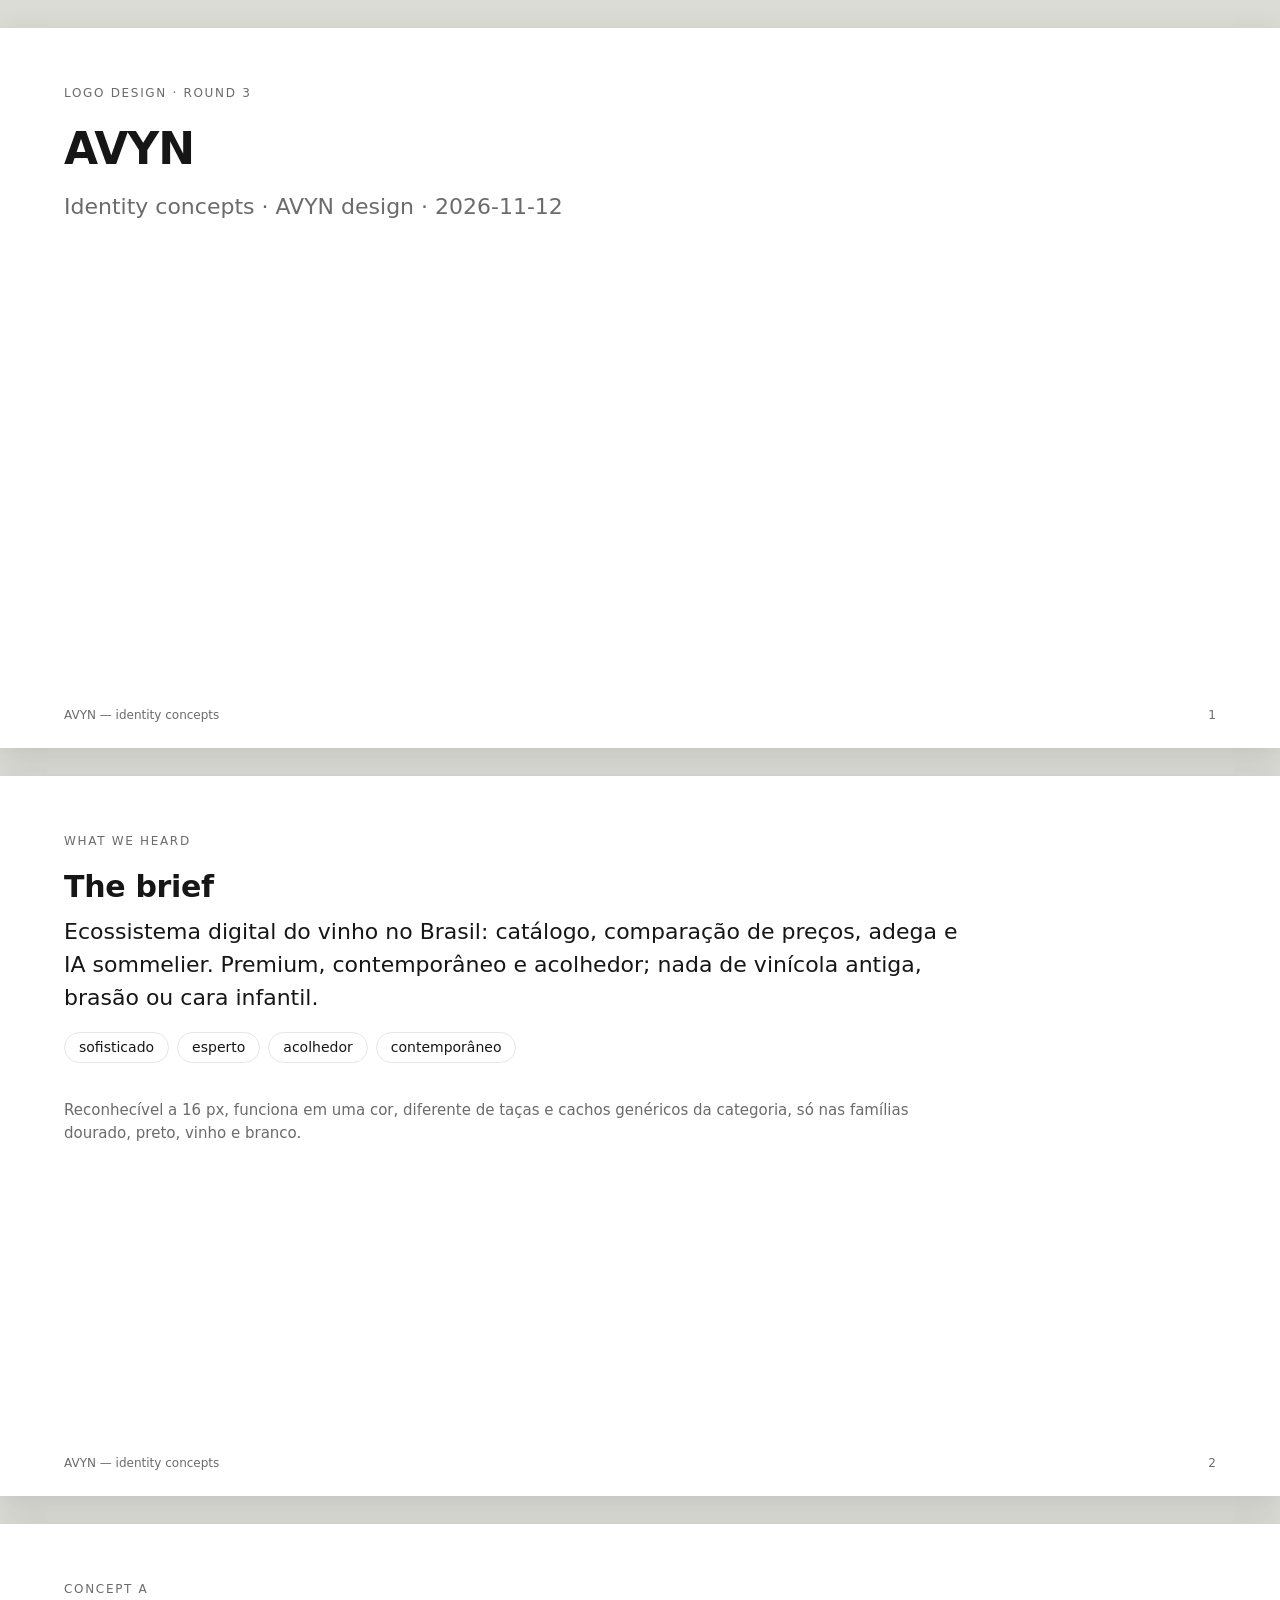
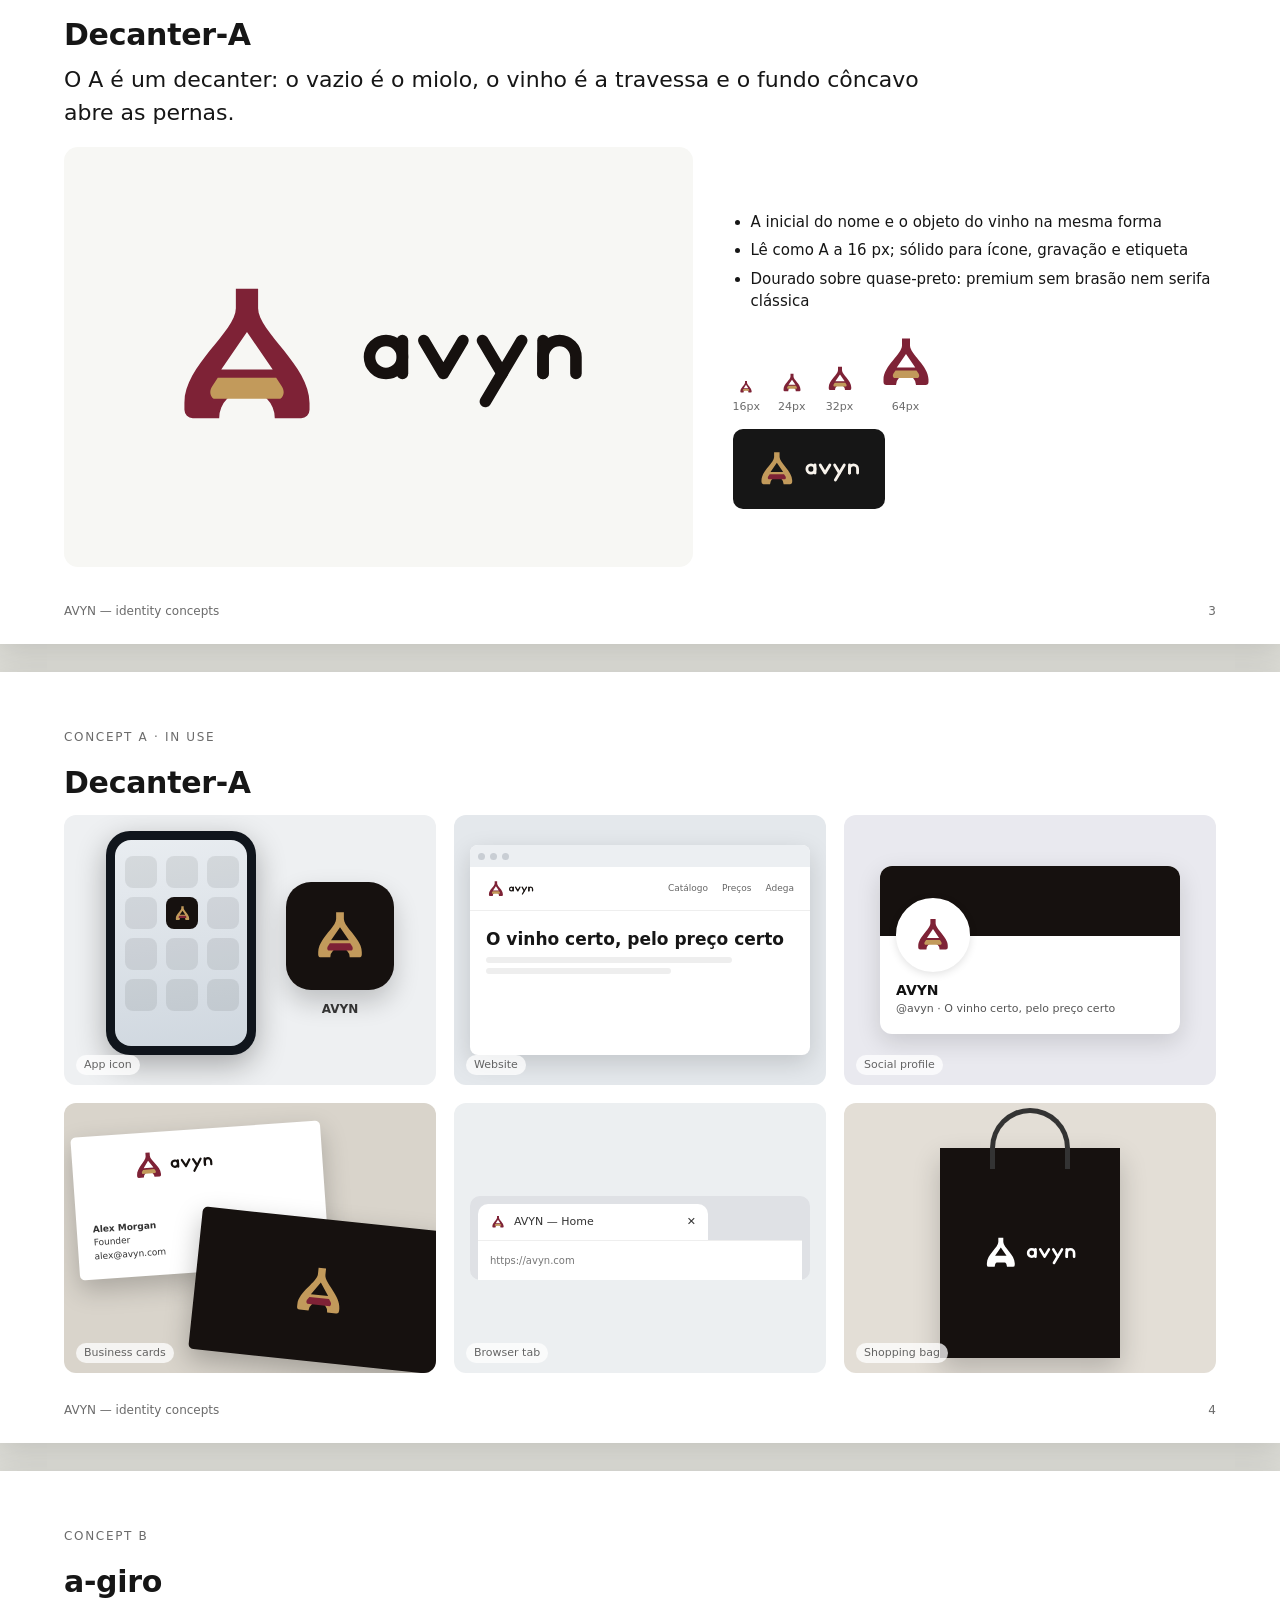
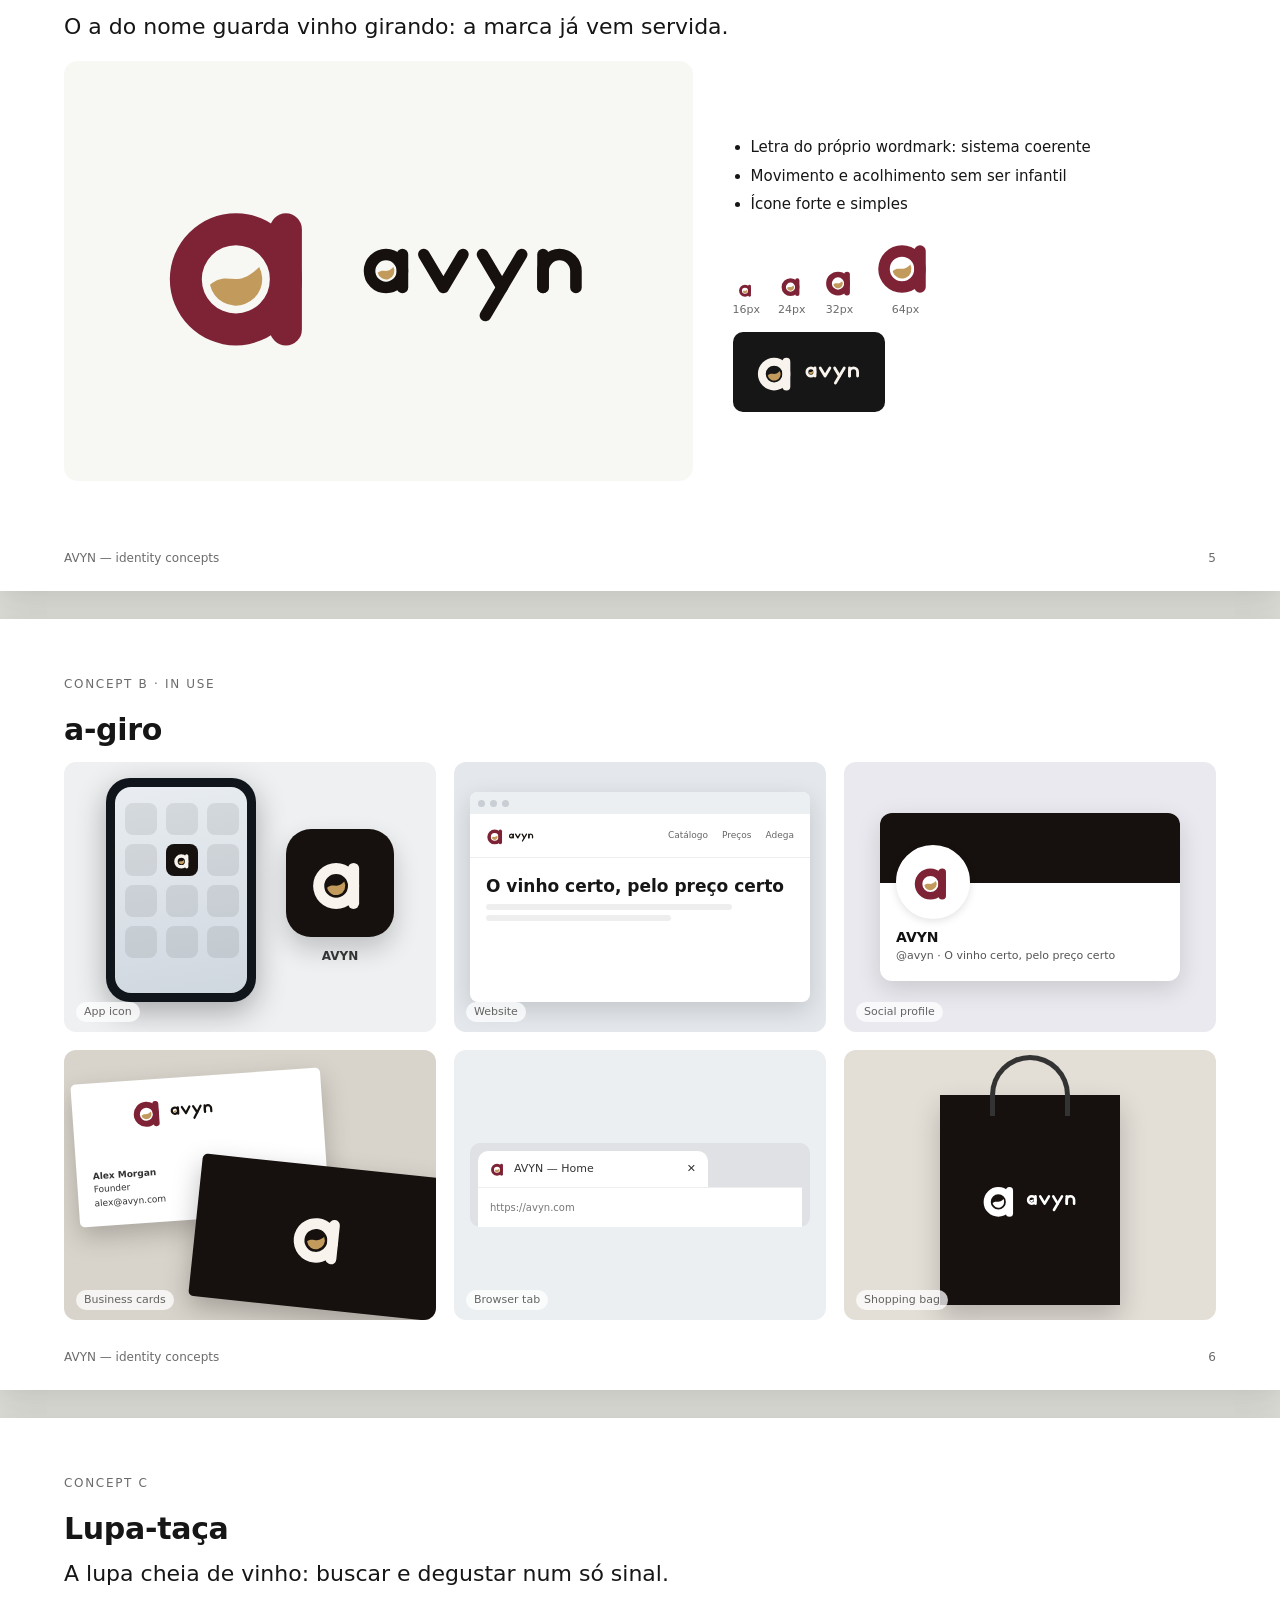
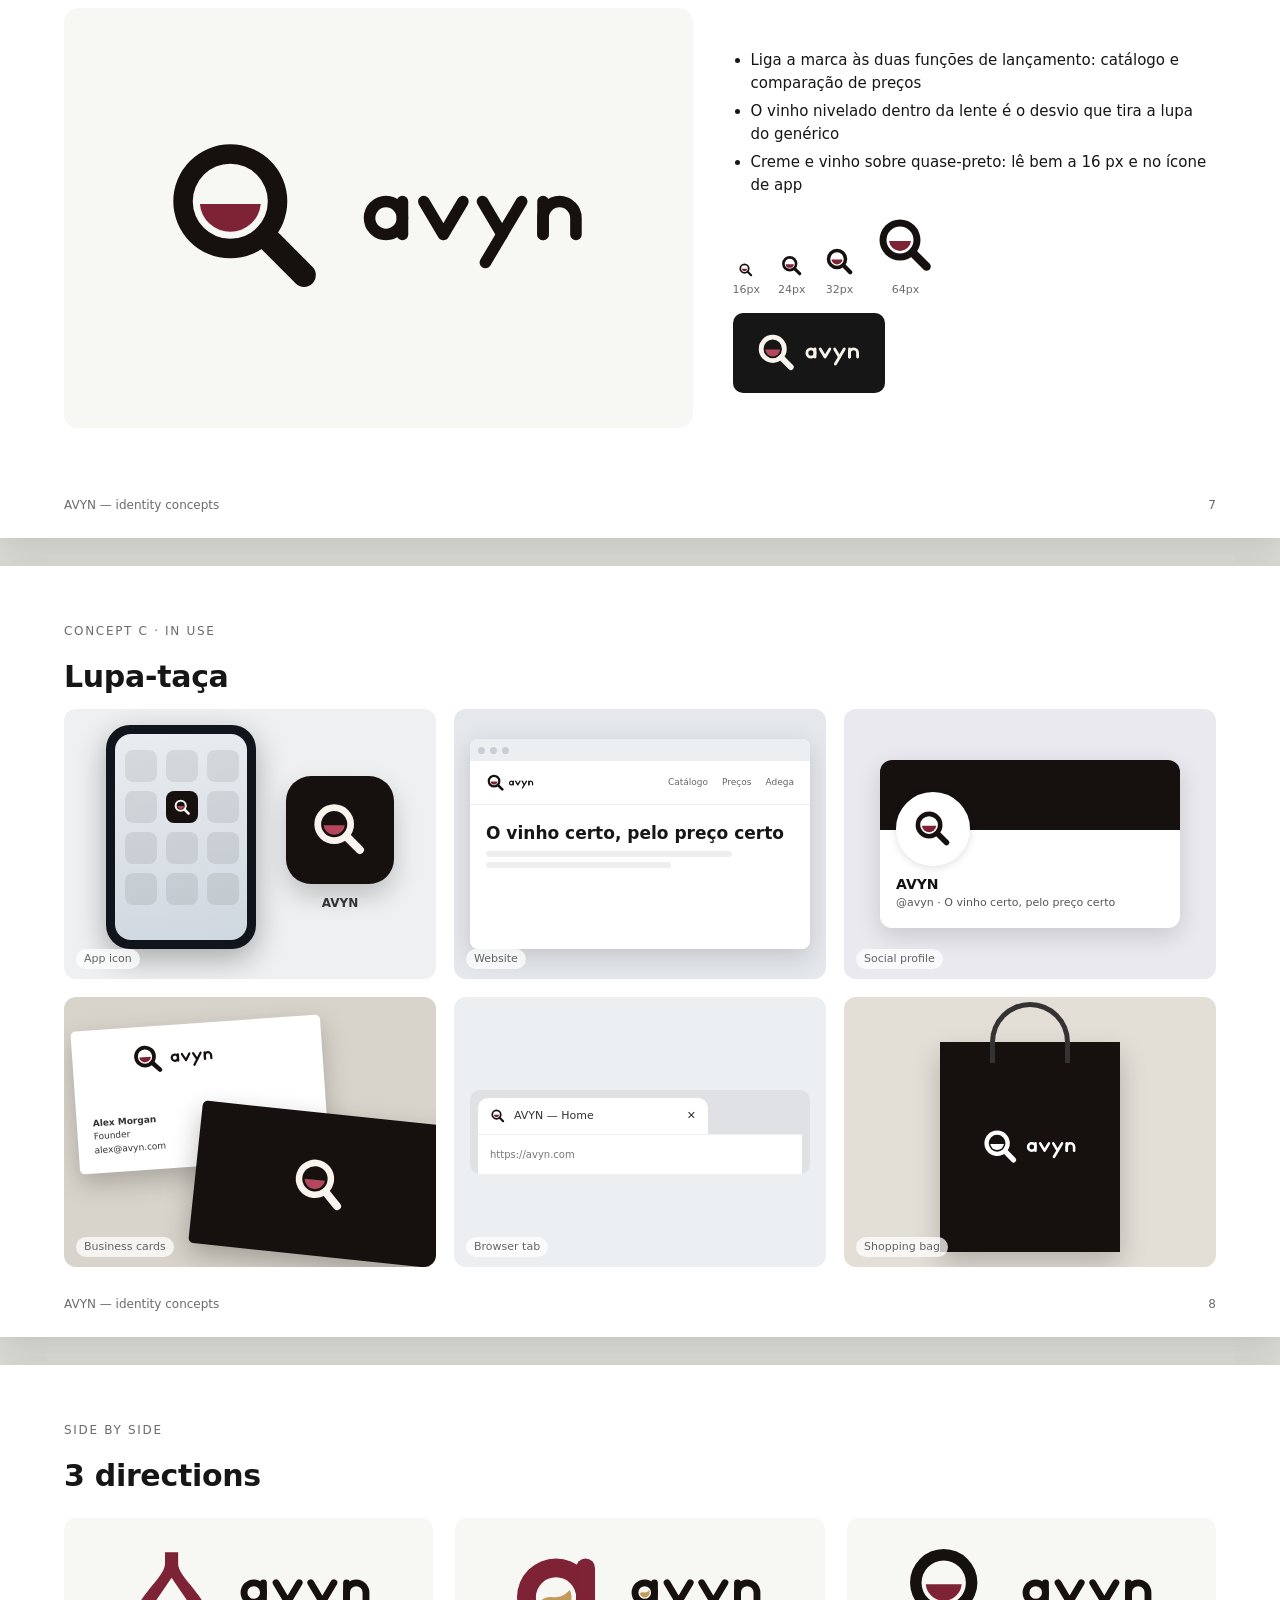
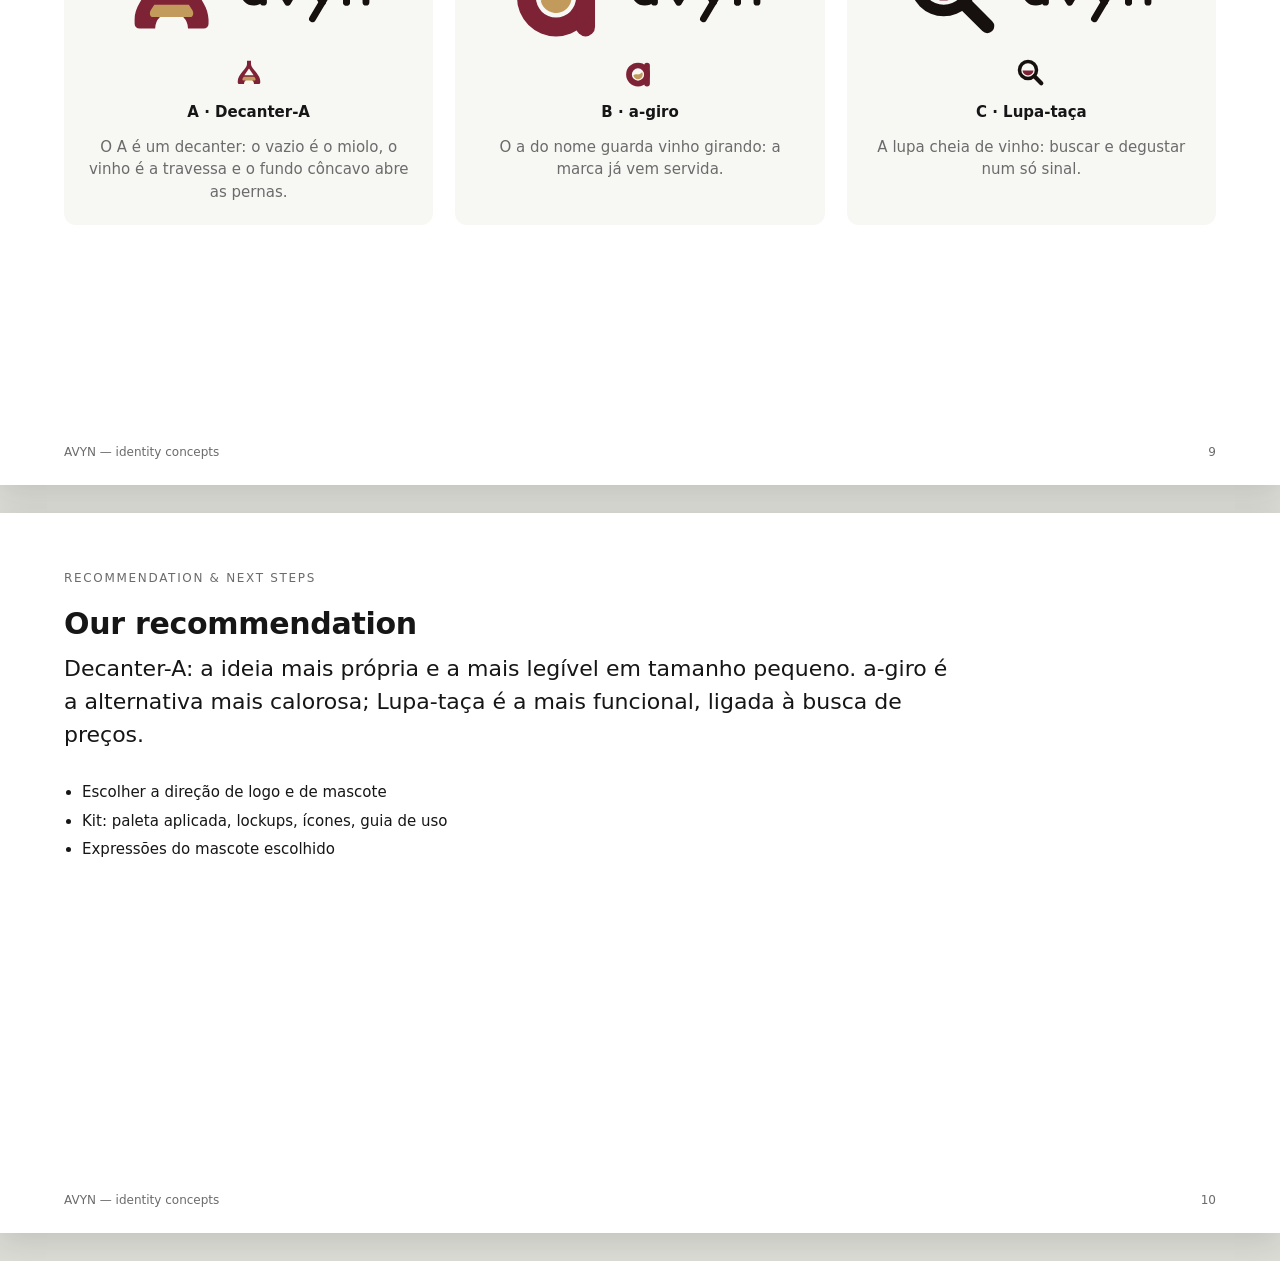
<file: assets/brand/logo/exploration/r3/board/board.html>
<!doctype html><html lang='en'><head><meta charset='utf-8'><title>AVYN — identity concepts</title><style>
:root{--ink:#161616;--muted:#6b6b6b;--line:#e6e6e2;--paper:#f7f7f4}
*{box-sizing:border-box}body{margin:0;background:#dcdcd6;font:15px/1.5 system-ui,-apple-system,Segoe UI,sans-serif;color:var(--ink)}
.slide{width:1280px;min-height:720px;margin:28px auto;background:#fff;box-shadow:0 8px 30px rgba(0,0,0,.12);padding:56px 64px 70px;position:relative;overflow:hidden}
.slide h1{font-size:44px;margin:0 0 8px;letter-spacing:-.02em}.slide h2{font-size:30px;margin:0 0 6px;letter-spacing:-.01em}
.kicker{font-size:12px;letter-spacing:.14em;text-transform:uppercase;color:var(--muted);margin-bottom:14px}
.idea{font-size:22px;max-width:900px;margin:6px 0 18px}.muted{color:var(--muted)}
.foot{position:absolute;left:64px;right:64px;bottom:24px;display:flex;justify-content:space-between;font-size:12px;color:var(--muted)}
.hero{display:grid;grid-template-columns:1.3fr 1fr;gap:40px;align-items:center}
.stage{height:420px;background:var(--paper);border-radius:14px;display:flex;align-items:center;justify-content:center}
.stage img{max-width:70%;max-height:62%}
ul.rat{padding-left:18px;margin:0}ul.rat li{margin:6px 0}
.sizes{display:flex;gap:18px;align-items:flex-end;margin-top:18px}.sizes div{display:flex;flex-direction:column;align-items:center;gap:4px;font-size:11px;color:var(--muted)}
.rev{background:#161616;border-radius:10px;padding:18px 22px;display:inline-flex;margin-top:14px}
.mock{display:grid;grid-template-columns:repeat(3,1fr);gap:18px;margin-top:10px}
.m{height:270px;border-radius:12px;overflow:hidden;position:relative;display:flex;align-items:center;justify-content:center}
.m .lbl{position:absolute;left:12px;bottom:10px;font-size:11px;color:rgba(0,0,0,.6);background:rgba(255,255,255,.75);padding:2px 8px;border-radius:20px}
.bc{width:250px;height:143px;background:#fff;border-radius:5px;box-shadow:0 10px 26px rgba(0,0,0,.22);padding:16px;display:flex;flex-direction:column;justify-content:space-between;transform:translate(-50px,-38px) rotate(-4deg)}
.bc2{position:absolute;width:250px;height:143px;border-radius:5px;transform:translate(70px,52px) rotate(6deg);box-shadow:0 10px 26px rgba(0,0,0,.25);display:flex;align-items:center;justify-content:center}
.bc .t{font-size:9px;line-height:1.5;color:#333}
.phone{width:150px;height:224px;margin-bottom:14px;border-radius:24px;background:#10151c;padding:9px;box-shadow:0 10px 30px rgba(0,0,0,.3)}
.screen{width:100%;height:100%;border-radius:16px;background:linear-gradient(170deg,#e9edf1,#cfd7df);display:grid;grid-template-columns:repeat(3,1fr);gap:9px;padding:16px 10px;align-content:start}
.ai{width:32px;height:32px;border-radius:8px;background:rgba(0,0,0,.08);justify-self:center}
.bigapp{display:flex;flex-direction:column;align-items:center;gap:10px;font-size:12px;font-weight:600;color:#333;margin-left:30px}
.bigapp .bi{width:108px;height:108px;border-radius:25px;display:flex;align-items:center;justify-content:center;box-shadow:0 12px 26px rgba(0,0,0,.2)}
.web{width:340px;height:210px;background:#fff;border-radius:8px;box-shadow:0 8px 24px rgba(0,0,0,.15);overflow:hidden}
.web .bar{height:22px;background:#eceff2;display:flex;gap:5px;align-items:center;padding:0 8px}.web .bar i{width:7px;height:7px;border-radius:50%;background:#c9ced4}
.web .nav{height:44px;display:flex;align-items:center;padding:0 16px;gap:14px;font-size:9px;color:#666;border-bottom:1px solid #eee}
.web .hero2{padding:18px 16px}.web .hero2 b{display:block;font-size:17px;line-height:1.2;margin-bottom:8px}.web .hero2 span{display:block;height:6px;background:#eee;border-radius:3px;margin:5px 0;width:80%}
.sign{width:300px;height:190px;background:linear-gradient(#8c8f93,#6f7276);display:flex;flex-direction:column;align-items:center;padding-top:18px}
.sign .board{width:230px;height:74px;border-radius:6px;display:flex;align-items:center;justify-content:center;box-shadow:0 6px 16px rgba(0,0,0,.3)}
.sign .door{width:80px;height:80px;margin-top:18px;background:#3d4146;border-radius:3px 3px 0 0}
.tote{width:180px;height:210px;background:#efe7d8;border-radius:4px 4px 10px 10px;position:relative;display:flex;align-items:center;justify-content:center;box-shadow:0 8px 20px rgba(0,0,0,.15);margin-top:40px}
.tote:before{content:"";position:absolute;top:-46px;left:50%;transform:translateX(-50%);width:84px;height:70px;border:9px solid #e3d8c3;border-bottom:none;border-radius:50px 50px 0 0}
.social{width:300px;background:#fff;border-radius:12px;box-shadow:0 8px 24px rgba(0,0,0,.14);overflow:hidden}
.social .cover{height:70px}.social .av{width:74px;height:74px;border-radius:50%;background:#fff;border:4px solid #fff;margin:-38px 0 0 16px;display:flex;align-items:center;justify-content:center;box-shadow:0 2px 8px rgba(0,0,0,.12);overflow:hidden}
.social .meta{padding:8px 16px 16px;font-size:11px;color:#555}.social .meta b{font-size:14px;color:#111;display:block}
.cup{position:relative;width:150px;height:200px;margin-top:30px}
.cup .body{position:absolute;inset:0;background:#f4f1ea;clip-path:polygon(0 0,100% 0,86% 100%,14% 100%);display:flex;align-items:center;justify-content:center;box-shadow:inset -18px 0 24px rgba(0,0,0,.06)}
.cup .lid{position:absolute;left:-8px;right:-8px;top:-22px;height:24px;border-radius:8px 8px 3px 3px;background:#2b2b2b}
.cup .sleeve{position:absolute;left:6%;right:6%;top:36%;height:34%;clip-path:polygon(0 0,100% 0,96% 100%,4% 100%);display:flex;align-items:center;justify-content:center}
.bag{position:relative;width:170px;height:230px;background:#e9e2d6;border-radius:6px 6px 10px 10px;box-shadow:0 12px 26px rgba(0,0,0,.2);display:flex;flex-direction:column;align-items:center;padding-top:38px;gap:14px}
.bag:before{content:"";position:absolute;top:0;left:0;right:0;height:22px;background:repeating-linear-gradient(90deg,rgba(0,0,0,.08) 0 4px,transparent 4px 8px);border-radius:6px 6px 0 0}
.bag .label{width:118px;height:118px;border-radius:50%;background:#fff;display:flex;align-items:center;justify-content:center}
.bag .t{font-size:8px;letter-spacing:.14em;color:#555;text-transform:uppercase;padding:0 12px;text-align:center;line-height:1.4}
.sbag{position:relative;width:180px;height:210px;box-shadow:0 12px 26px rgba(0,0,0,.2);display:flex;align-items:center;justify-content:center;margin-top:30px}
.sbag:before{content:"";position:absolute;top:-40px;left:50%;transform:translateX(-50%);width:70px;height:56px;border:5px solid #333;border-bottom:none;border-radius:40px 40px 0 0}
.box{width:220px;height:150px;background:#f3efe6;box-shadow:14px 14px 0 rgba(0,0,0,.08),0 12px 26px rgba(0,0,0,.18);display:flex;align-items:center;justify-content:center;border-top:14px solid rgba(0,0,0,.06)}
.readme{width:360px;background:#0d1117;border-radius:8px;box-shadow:0 8px 24px rgba(0,0,0,.25);padding:18px 20px;color:#c9d1d9;font-size:10px}
.readme .rh{display:flex;align-items:center;gap:10px;border-bottom:1px solid #30363d;padding-bottom:12px;margin-bottom:10px}
.readme .badges{display:flex;gap:6px;margin:8px 0}.readme .badges i{display:block;width:54px;height:12px;border-radius:3px;background:#238636}.readme .badges i:nth-child(2){background:#1f6feb}.readme .badges i:nth-child(3){background:#6e7681}
.readme .ln{height:6px;background:#21262d;border-radius:3px;margin:6px 0}
.term{width:360px;background:#1e1e1e;border-radius:8px;box-shadow:0 8px 24px rgba(0,0,0,.3);overflow:hidden;font:10px/1.6 ui-monospace,Menlo,monospace;color:#d4d4d4}
.term .tb{height:22px;background:#2d2d2d;display:flex;gap:5px;align-items:center;padding:0 8px}.term .tb i{width:8px;height:8px;border-radius:50%;background:#555}
.term .tbody{padding:14px 16px;display:flex;gap:14px;align-items:center}
.sticker{width:250px;height:170px;background:linear-gradient(135deg,#9aa0a6,#6b7177);border-radius:12px;display:flex;align-items:center;justify-content:center;box-shadow:0 10px 24px rgba(0,0,0,.25)}
.sticker .s{width:100px;height:100px;border-radius:50%;background:#fff;display:flex;align-items:center;justify-content:center;box-shadow:0 2px 6px rgba(0,0,0,.25)}
.shirt{width:210px;height:220px;display:flex;align-items:center;justify-content:center;position:relative}
.shirt svg{position:absolute;inset:0}
.badge{width:170px;height:235px;background:#fff;border-radius:10px;box-shadow:0 10px 24px rgba(0,0,0,.2);display:flex;flex-direction:column;align-items:center;padding:20px 14px;gap:14px;position:relative;margin-top:30px}
.badge:before{content:"";position:absolute;top:-60px;left:50%;width:22px;height:62px;transform:translateX(-50%)}
.badge .hole{width:40px;height:8px;border-radius:4px;background:#ddd}.badge .nm{font-size:15px;font-weight:600}.badge .rl{font-size:10px;color:#777}
.pcard{position:relative;width:300px;height:189px;border-radius:14px;box-shadow:0 14px 30px rgba(0,0,0,.28);font:600 12px ui-monospace,Menlo,monospace}
.pcard .chip{position:absolute;left:22px;top:76px;width:40px;height:30px;border-radius:6px;background:linear-gradient(135deg,#e9d8a6,#c9a95c)}
.pcard .num{position:absolute;left:22px;top:122px;letter-spacing:.12em;font-size:14px}
.pcard .holder{position:absolute;left:22px;bottom:18px;font-size:10px;letter-spacing:.14em;opacity:.85}
.pcard .brandline{position:absolute;right:20px;bottom:16px;font:700 13px system-ui,sans-serif;opacity:.9}
.tabbar{width:340px;background:#dfe1e5;border-radius:10px;padding:8px 8px 0}
.tab{width:230px;height:36px;background:#fff;border-radius:10px 10px 0 0;display:flex;align-items:center;gap:8px;padding:0 12px;font-size:11px;color:#333}
.addr{height:40px;background:#fff;display:flex;align-items:center;padding:0 12px;font-size:10px;color:#777;border-top:1px solid #eee}
.cmp{display:grid;gap:22px;margin-top:20px}.cmp .c{background:var(--paper);border-radius:12px;padding:22px;display:flex;flex-direction:column;align-items:center;gap:12px}
.cmp img{max-height:120px;max-width:80%}
img.g{filter:grayscale(1)}img.w{filter:brightness(0) invert(1)}img.k{filter:brightness(0)}
.adj span{display:inline-block;border:1px solid var(--line);border-radius:20px;padding:4px 14px;margin:0 8px 8px 0;font-size:14px}
</style></head><body><section class="slide"><div class="kicker">Logo design · round 3</div>
<h1>AVYN</h1><p class="idea muted">Identity concepts · AVYN design · 2026-11-12</p>
<p class="muted" style="max-width:720px;margin-top:120px"></p><div class="foot"><span>AVYN — identity concepts</span><span>1</span></div></section><section class="slide"><div class="kicker">What we heard</div><h2>The brief</h2>
<p class="idea">Ecossistema digital do vinho no Brasil: catálogo, comparação de preços, adega e IA sommelier. Premium, contemporâneo e acolhedor; nada de vinícola antiga, brasão ou cara infantil.</p><div class="adj"><span>sofisticado</span><span>esperto</span><span>acolhedor</span><span>contemporâneo</span></div>
<p class="muted" style="margin-top:28px;max-width:860px">Reconhecível a 16 px, funciona em uma cor, diferente de taças e cachos genéricos da categoria, só nas famílias dourado, preto, vinho e branco.</p><div class="foot"><span>AVYN — identity concepts</span><span>2</span></div></section><section class="slide"><div class="kicker">Concept A</div><h2>Decanter-A</h2>
<p class="idea">O A é um decanter: o vazio é o miolo, o vinho é a travessa e o fundo côncavo abre as pernas.</p>
<div class="hero"><div class="stage"><img class="" src="[data-uri]"></div>
<div><ul class="rat"><li>A inicial do nome e o objeto do vinho na mesma forma</li><li>Lê como A a 16 px; sólido para ícone, gravação e etiqueta</li><li>Dourado sobre quase-preto: premium sem brasão nem serifa clássica</li></ul><div class="sizes"><div><img class="" src="[data-uri]" style="height:16px">16px</div><div><img class="" src="[data-uri]" style="height:24px">24px</div><div><img class="" src="[data-uri]" style="height:32px">32px</div><div><img class="" src="[data-uri]" style="height:64px">64px</div></div><div class="rev"><img class="" src="[data-uri]" style="max-height:44px;max-width:300px"></div></div></div>
<div class="foot"><span>AVYN — identity concepts</span><span>3</span></div></section><section class="slide"><div class="kicker">Concept A · in use</div><h2>Decanter-A</h2>
<div class="mock"><div class="m" style="background:#eef0f2"><div class="phone"><div class="screen"><div class="ai"></div><div class="ai"></div><div class="ai"></div><div class="ai"></div><div class="ai" style="background:#16110F;display:flex;align-items:center;justify-content:center"><img class="" src="[data-uri]" style="max-height:19px;max-width:21px"></div><div class="ai"></div><div class="ai"></div><div class="ai"></div><div class="ai"></div><div class="ai"></div><div class="ai"></div><div class="ai"></div></div></div><div class="bigapp"><div class="bi" style="background:#16110F"><img class="" src="[data-uri]" style="max-height:62px;max-width:70px"></div>AVYN</div><span class="lbl">App icon</span></div><div class="m" style="background:#e4e8ec"><div class="web"><div class="bar"><i></i><i></i><i></i></div><div class="nav"><img class="" src="[data-uri]" style="max-height:20px;max-width:110px"><span style="flex:1"></span><span>Catálogo</span><span>Preços</span><span>Adega</span></div><div class="hero2"><b>O vinho certo, pelo preço certo</b><span></span><span style="width:60%"></span></div></div><span class="lbl">Website</span></div><div class="m" style="background:#e9e9ef"><div class="social"><div class="cover" style="background:#16110F"></div><div class="av"><img class="" src="[data-uri]" style="max-height:42px;max-width:50px"></div><div class="meta"><b>AVYN</b>@avyn · O vinho certo, pelo preço certo</div></div><span class="lbl">Social profile</span></div><div class="m" style="background:#d9d4cb"><div class="bc"><img class="" src="[data-uri]" style="max-height:34px;max-width:170px"><div class="t"><b>Alex Morgan</b><br>Founder<br>alex@avyn.com</div></div><div class="bc2" style="background:#16110F"><img class="" src="[data-uri]" style="max-height:60px;max-width:120px"></div><span class="lbl">Business cards</span></div><div class="m" style="background:#eceff1"><div class="tabbar"><div class="tab"><img class="" src="[data-uri]" style="width:16px;height:16px;object-fit:contain">AVYN — Home<span style="margin-left:auto">✕</span></div><div class="addr">https://avyn.com</div></div><span class="lbl">Browser tab</span></div><div class="m" style="background:#e3ded6"><div class="sbag" style="background:#16110F"><img class="w" src="[data-uri]" style="max-height:40px;max-width:130px"></div><span class="lbl">Shopping bag</span></div></div><div class="foot"><span>AVYN — identity concepts</span><span>4</span></div></section><section class="slide"><div class="kicker">Concept B</div><h2>a-giro</h2>
<p class="idea">O a do nome guarda vinho girando: a marca já vem servida.</p>
<div class="hero"><div class="stage"><img class="" src="[data-uri]"></div>
<div><ul class="rat"><li>Letra do próprio wordmark: sistema coerente</li><li>Movimento e acolhimento sem ser infantil</li><li>Ícone forte e simples</li></ul><div class="sizes"><div><img class="" src="[data-uri]" style="height:16px">16px</div><div><img class="" src="[data-uri]" style="height:24px">24px</div><div><img class="" src="[data-uri]" style="height:32px">32px</div><div><img class="" src="[data-uri]" style="height:64px">64px</div></div><div class="rev"><img class="" src="[data-uri]" style="max-height:44px;max-width:300px"></div></div></div>
<div class="foot"><span>AVYN — identity concepts</span><span>5</span></div></section><section class="slide"><div class="kicker">Concept B · in use</div><h2>a-giro</h2>
<div class="mock"><div class="m" style="background:#eef0f2"><div class="phone"><div class="screen"><div class="ai"></div><div class="ai"></div><div class="ai"></div><div class="ai"></div><div class="ai" style="background:#16110F;display:flex;align-items:center;justify-content:center"><img class="" src="[data-uri]" style="max-height:19px;max-width:21px"></div><div class="ai"></div><div class="ai"></div><div class="ai"></div><div class="ai"></div><div class="ai"></div><div class="ai"></div><div class="ai"></div></div></div><div class="bigapp"><div class="bi" style="background:#16110F"><img class="" src="[data-uri]" style="max-height:62px;max-width:70px"></div>AVYN</div><span class="lbl">App icon</span></div><div class="m" style="background:#e4e8ec"><div class="web"><div class="bar"><i></i><i></i><i></i></div><div class="nav"><img class="" src="[data-uri]" style="max-height:20px;max-width:110px"><span style="flex:1"></span><span>Catálogo</span><span>Preços</span><span>Adega</span></div><div class="hero2"><b>O vinho certo, pelo preço certo</b><span></span><span style="width:60%"></span></div></div><span class="lbl">Website</span></div><div class="m" style="background:#e9e9ef"><div class="social"><div class="cover" style="background:#16110F"></div><div class="av"><img class="" src="[data-uri]" style="max-height:42px;max-width:50px"></div><div class="meta"><b>AVYN</b>@avyn · O vinho certo, pelo preço certo</div></div><span class="lbl">Social profile</span></div><div class="m" style="background:#d9d4cb"><div class="bc"><img class="" src="[data-uri]" style="max-height:34px;max-width:170px"><div class="t"><b>Alex Morgan</b><br>Founder<br>alex@avyn.com</div></div><div class="bc2" style="background:#16110F"><img class="" src="[data-uri]" style="max-height:60px;max-width:120px"></div><span class="lbl">Business cards</span></div><div class="m" style="background:#eceff1"><div class="tabbar"><div class="tab"><img class="" src="[data-uri]" style="width:16px;height:16px;object-fit:contain">AVYN — Home<span style="margin-left:auto">✕</span></div><div class="addr">https://avyn.com</div></div><span class="lbl">Browser tab</span></div><div class="m" style="background:#e3ded6"><div class="sbag" style="background:#16110F"><img class="w" src="[data-uri]" style="max-height:40px;max-width:130px"></div><span class="lbl">Shopping bag</span></div></div><div class="foot"><span>AVYN — identity concepts</span><span>6</span></div></section><section class="slide"><div class="kicker">Concept C</div><h2>Lupa-taça</h2>
<p class="idea">A lupa cheia de vinho: buscar e degustar num só sinal.</p>
<div class="hero"><div class="stage"><img class="" src="[data-uri]"></div>
<div><ul class="rat"><li>Liga a marca às duas funções de lançamento: catálogo e comparação de preços</li><li>O vinho nivelado dentro da lente é o desvio que tira a lupa do genérico</li><li>Creme e vinho sobre quase-preto: lê bem a 16 px e no ícone de app</li></ul><div class="sizes"><div><img class="" src="[data-uri]" style="height:16px">16px</div><div><img class="" src="[data-uri]" style="height:24px">24px</div><div><img class="" src="[data-uri]" style="height:32px">32px</div><div><img class="" src="[data-uri]" style="height:64px">64px</div></div><div class="rev"><img class="" src="[data-uri]" style="max-height:44px;max-width:300px"></div></div></div>
<div class="foot"><span>AVYN — identity concepts</span><span>7</span></div></section><section class="slide"><div class="kicker">Concept C · in use</div><h2>Lupa-taça</h2>
<div class="mock"><div class="m" style="background:#eef0f2"><div class="phone"><div class="screen"><div class="ai"></div><div class="ai"></div><div class="ai"></div><div class="ai"></div><div class="ai" style="background:#16110F;display:flex;align-items:center;justify-content:center"><img class="" src="[data-uri]" style="max-height:19px;max-width:21px"></div><div class="ai"></div><div class="ai"></div><div class="ai"></div><div class="ai"></div><div class="ai"></div><div class="ai"></div><div class="ai"></div></div></div><div class="bigapp"><div class="bi" style="background:#16110F"><img class="" src="[data-uri]" style="max-height:62px;max-width:70px"></div>AVYN</div><span class="lbl">App icon</span></div><div class="m" style="background:#e4e8ec"><div class="web"><div class="bar"><i></i><i></i><i></i></div><div class="nav"><img class="" src="[data-uri]" style="max-height:20px;max-width:110px"><span style="flex:1"></span><span>Catálogo</span><span>Preços</span><span>Adega</span></div><div class="hero2"><b>O vinho certo, pelo preço certo</b><span></span><span style="width:60%"></span></div></div><span class="lbl">Website</span></div><div class="m" style="background:#e9e9ef"><div class="social"><div class="cover" style="background:#16110F"></div><div class="av"><img class="" src="[data-uri]" style="max-height:42px;max-width:50px"></div><div class="meta"><b>AVYN</b>@avyn · O vinho certo, pelo preço certo</div></div><span class="lbl">Social profile</span></div><div class="m" style="background:#d9d4cb"><div class="bc"><img class="" src="[data-uri]" style="max-height:34px;max-width:170px"><div class="t"><b>Alex Morgan</b><br>Founder<br>alex@avyn.com</div></div><div class="bc2" style="background:#16110F"><img class="" src="[data-uri]" style="max-height:60px;max-width:120px"></div><span class="lbl">Business cards</span></div><div class="m" style="background:#eceff1"><div class="tabbar"><div class="tab"><img class="" src="[data-uri]" style="width:16px;height:16px;object-fit:contain">AVYN — Home<span style="margin-left:auto">✕</span></div><div class="addr">https://avyn.com</div></div><span class="lbl">Browser tab</span></div><div class="m" style="background:#e3ded6"><div class="sbag" style="background:#16110F"><img class="w" src="[data-uri]" style="max-height:40px;max-width:130px"></div><span class="lbl">Shopping bag</span></div></div><div class="foot"><span>AVYN — identity concepts</span><span>8</span></div></section><section class="slide"><div class="kicker">Side by side</div><h2>3 directions</h2>
<div class="cmp" style="grid-template-columns:repeat(3,1fr)"><div class="c"><img class="" src="[data-uri]"><img class="" src="[data-uri]" style="height:32px"><b>A · Decanter-A</b><span class="muted" style="text-align:center">O A é um decanter: o vazio é o miolo, o vinho é a travessa e o fundo côncavo abre as pernas.</span></div><div class="c"><img class="" src="[data-uri]"><img class="" src="[data-uri]" style="height:32px"><b>B · a-giro</b><span class="muted" style="text-align:center">O a do nome guarda vinho girando: a marca já vem servida.</span></div><div class="c"><img class="" src="[data-uri]"><img class="" src="[data-uri]" style="height:32px"><b>C · Lupa-taça</b><span class="muted" style="text-align:center">A lupa cheia de vinho: buscar e degustar num só sinal.</span></div></div><div class="foot"><span>AVYN — identity concepts</span><span>9</span></div></section><section class="slide"><div class="kicker">Recommendation & next steps</div><h2>Our recommendation</h2>
<p class="idea">Decanter-A: a ideia mais própria e a mais legível em tamanho pequeno. a-giro é a alternativa mais calorosa; Lupa-taça é a mais funcional, ligada à busca de preços.</p>
<ul class="rat" style="margin-top:30px"><li>Escolher a direção de logo e de mascote</li><li>Kit: paleta aplicada, lockups, ícones, guia de uso</li><li>Expressões do mascote escolhido</li></ul><div class="foot"><span>AVYN — identity concepts</span><span>10</span></div></section></body></html>
</file>
<file: docs/showcase/tokens.css>
/* Gerado por tools/tokens/build.py a partir de tokens/*.json. Não edite à mão. */
@font-face { font-family: "Playfair Display"; src: url("../../assets/fonts/playfair-display/PlayfairDisplay[wght].ttf") format("truetype"); font-weight: 400 900; font-style: normal; font-display: swap; }
@font-face { font-family: "Playfair Display"; src: url("../../assets/fonts/playfair-display/PlayfairDisplay-Italic[wght].ttf") format("truetype"); font-weight: 400 900; font-style: italic; font-display: swap; }
@font-face { font-family: "DM Sans"; src: url("../../assets/fonts/dm-sans/DMSans[opsz,wght].ttf") format("truetype"); font-weight: 100 1000; font-style: normal; font-display: swap; }
@font-face { font-family: "DM Sans"; src: url("../../assets/fonts/dm-sans/DMSans-Italic[opsz,wght].ttf") format("truetype"); font-weight: 100 1000; font-style: italic; font-display: swap; }

:root {
  --color-brand-wine: #7E2236;
  --color-brand-wine-night: #B4475B;
  --color-brand-wine-night-ink: #D38686;
  --color-brand-gold: #C29A5B;
  --color-brand-noir: #16110F;
  --color-brand-ivory: #F8F3EC;
  --color-brand-paper: #FFFDF9;
  --color-neutral-50: #FBF5F3;
  --color-neutral-100: #F0EAE7;
  --color-neutral-200: #DFD5D1;
  --color-neutral-300: #C5BBB7;
  --color-neutral-400: #A59C98;
  --color-neutral-500: #877E7A;
  --color-neutral-600: #6C6460;
  --color-neutral-700: #564E4A;
  --color-neutral-800: #433B38;
  --color-neutral-900: #2E2724;
  --color-neutral-950: #1B1412;
  --color-wine-50: #FEF4F5;
  --color-wine-100: #FEE4E6;
  --color-wine-200: #FEC7CC;
  --color-wine-300: #F6A3AD;
  --color-wine-400: #D7828D;
  --color-wine-500: #B9626E;
  --color-wine-600: #9E4553;
  --color-wine-700: #7E2236;
  --color-wine-800: #6E162C;
  --color-wine-900: #520019;
  --color-wine-950: #31000C;
  --color-gold-50: #FFF5E7;
  --color-gold-100: #FEE8C6;
  --color-gold-200: #F4D29F;
  --color-gold-300: #DEB77B;
  --color-gold-400: #C29A5B;
  --color-gold-500: #9C7A42;
  --color-gold-600: #7F602F;
  --color-gold-700: #654A1E;
  --color-gold-800: #50380F;
  --color-gold-900: #382501;
  --color-gold-950: #201300;
  --color-state-success-light: #457325;
  --color-state-success-dark: #6A9B4D;
  --color-state-warning-light: #9E5504;
  --color-state-warning-dark: #D0792A;
  --color-state-danger-light: #BB3924;
  --color-state-danger-dark: #E9644C;
  --color-mix-wine-on-ivory-10: #ECDEDA;
  --color-mix-wine-on-ivory-16: #E4D2CF;
  --color-mix-wine-ink-on-noir-16: #342422;
  --color-mix-wine-ink-on-noir-24: #432D2C;
  --color-mix-gold-on-ivory-18: #EEE3D2;
  --color-mix-gold-on-noir-18: #3A2F22;
  --color-mix-success-on-ivory-8: #EAE9DC;
  --color-mix-success-on-noir-14: #222418;
  --color-mix-warning-on-ivory-8: #F1E6D9;
  --color-mix-warning-on-noir-14: #302013;
  --color-mix-danger-on-ivory-8: #F3E4DC;
  --color-mix-danger-on-noir-14: #341D18;
  --color-mix-wine-pressed: #6E162C;
  --color-mix-wine-night-pressed: #983D4D;
  --color-wine-type-tinto: #7E2236;
  --color-wine-type-branco: #F4D29F;
  --color-wine-type-rose: #F6A3AD;
  --color-wine-type-espumante: #FEE8C6;
  --color-wine-type-laranja: #DE9046;
  --color-wine-type-fortificado: #7F602F;
  --font-family-display: "Playfair Display", Georgia, serif;
  --font-family-text: "DM Sans", -apple-system, sans-serif;
  --font-family-system: "SF Pro", -apple-system, system-ui;
  --space-0-5: 2px;
  --space-1: 4px;
  --space-2: 8px;
  --space-3: 12px;
  --space-4: 16px;
  --space-5: 20px;
  --space-6: 24px;
  --space-8: 32px;
  --space-10: 40px;
  --space-12: 48px;
  --space-16: 64px;
  --layout-margin: 16px;
  --layout-margin-wide: 20px;
  --layout-section-gap: 32px;
  --layout-readable-width: 672px;
  --size-touch-target: 44px;
  --size-control-large: 50px;
  --size-control-regular: 44px;
  --size-control-small: 32px;
  --size-row-min: 44px;
  --size-bottle-thumb: 56px;
  --size-icon-small: 17px;
  --size-icon-regular: 22px;
  --size-empty-symbol: 88px;
  --radius-xs: 6px;
  --radius-sm: 10px;
  --radius-md: 14px;
  --radius-lg: 22px;
  --radius-xl: 32px;
  --radius-full: 999px;
  --border-hairline: 0.5px;
  --border-default: 1px;
  --border-focus: 2px;
  --motion-duration-fast: 150ms;
  --motion-duration-base: 250ms;
  --motion-duration-slow: 400ms;
  --motion-duration-fade: 200ms;
  --motion-easing-out: cubic-bezier(0.16, 1, 0.3, 1);
  --motion-easing-in-out: cubic-bezier(0.65, 0, 0.35, 1);
}

/* Modo claro: padrão, ou forçado em qualquer contêiner com data-theme="light". */
:root, [data-theme="light"] {
  --color-background-base: #F8F3EC;
  --color-background-grouped: #F1E9DF;
  --color-surface-default: #FFFDF9;
  --color-surface-elevated: #FFFFFF;
  --color-surface-tinted: #ECDEDA;
  --color-fill-primary: #16110F24;
  --color-fill-secondary: #16110F17;
  --color-fill-tertiary: #16110F0F;
  --color-label-primary: #221A17;
  --color-label-secondary: #6C6460;
  --color-label-tertiary: #877E7A;
  --color-label-on-action: #FFFDF9;
  --color-separator-default: #DFD5D1;
  --color-separator-strong: #C5BBB7;
  --color-tint-default: #7E2236;
  --color-action-primary: #7E2236;
  --color-action-primary-pressed: #6E162C;
  --color-action-secondary: #ECDEDA;
  --color-action-secondary-pressed: #E4D2CF;
  --color-accent-default: #C29A5B;
  --color-accent-ink: #7F602F;
  --color-accent-subtle: #EEE3D2;
  --color-status-success: #457325;
  --color-status-success-subtle: #EAE9DC;
  --color-status-warning: #9E5504;
  --color-status-warning-subtle: #F1E6D9;
  --color-status-danger: #BB3924;
  --color-status-danger-subtle: #F3E4DC;
  --color-scrim-default: #16110F66;
  --shadow-card: 0px 1px 2px 0px #16110F0F, 0px 8px 24px -6px #16110F14;
  --shadow-floating: 0px 2px 6px 0px #16110F14, 0px 16px 40px -8px #16110F24;
  color-scheme: light;
}

/* Modo escuro: preferência do sistema, ou forçado com data-theme="dark". */
@media (prefers-color-scheme: dark) {
  :root:not([data-theme="light"]) {
  --color-background-base: #16110F;
  --color-background-grouped: #16110F;
  --color-surface-default: #221A18;
  --color-surface-elevated: #2E2421;
  --color-surface-tinted: #342422;
  --color-fill-primary: #F8F3EC2E;
  --color-fill-secondary: #F8F3EC21;
  --color-fill-tertiary: #F8F3EC17;
  --color-label-primary: #F5EDE3;
  --color-label-secondary: #A59C98;
  --color-label-tertiary: #877E7A;
  --color-label-on-action: #F8F3EC;
  --color-separator-default: #433B38;
  --color-separator-strong: #564E4A;
  --color-tint-default: #D38686;
  --color-action-primary: #B4475B;
  --color-action-primary-pressed: #983D4D;
  --color-action-secondary: #342422;
  --color-action-secondary-pressed: #432D2C;
  --color-accent-default: #DEB77B;
  --color-accent-ink: #DEB77B;
  --color-accent-subtle: #3A2F22;
  --color-status-success: #6A9B4D;
  --color-status-success-subtle: #222418;
  --color-status-warning: #D0792A;
  --color-status-warning-subtle: #302013;
  --color-status-danger: #E9644C;
  --color-status-danger-subtle: #341D18;
  --color-scrim-default: #0000008C;
  --shadow-card: none;
  --shadow-floating: none;
  color-scheme: dark;
  }
}

[data-theme="dark"] {
  --color-background-base: #16110F;
  --color-background-grouped: #16110F;
  --color-surface-default: #221A18;
  --color-surface-elevated: #2E2421;
  --color-surface-tinted: #342422;
  --color-fill-primary: #F8F3EC2E;
  --color-fill-secondary: #F8F3EC21;
  --color-fill-tertiary: #F8F3EC17;
  --color-label-primary: #F5EDE3;
  --color-label-secondary: #A59C98;
  --color-label-tertiary: #877E7A;
  --color-label-on-action: #F8F3EC;
  --color-separator-default: #433B38;
  --color-separator-strong: #564E4A;
  --color-tint-default: #D38686;
  --color-action-primary: #B4475B;
  --color-action-primary-pressed: #983D4D;
  --color-action-secondary: #342422;
  --color-action-secondary-pressed: #432D2C;
  --color-accent-default: #DEB77B;
  --color-accent-ink: #DEB77B;
  --color-accent-subtle: #3A2F22;
  --color-status-success: #6A9B4D;
  --color-status-success-subtle: #222418;
  --color-status-warning: #D0792A;
  --color-status-warning-subtle: #302013;
  --color-status-danger: #E9644C;
  --color-status-danger-subtle: #341D18;
  --color-scrim-default: #0000008C;
  --shadow-card: none;
  --shadow-floating: none;
  color-scheme: dark;
}

.type-large-title { font-family: var(--font-family-display); font-weight: 600; font-size: 34px; line-height: 40px; letter-spacing: -0.01em; }
.type-title-1 { font-family: var(--font-family-display); font-weight: 600; font-size: 28px; line-height: 34px; letter-spacing: -0.005em; }
.type-title-2 { font-family: var(--font-family-display); font-weight: 600; font-size: 22px; line-height: 28px; letter-spacing: 0em; }
.type-title-3 { font-family: var(--font-family-display); font-weight: 600; font-size: 20px; line-height: 25px; letter-spacing: 0em; }
.type-wine-name { font-family: var(--font-family-display); font-weight: 600; font-size: 18px; line-height: 23px; letter-spacing: 0em; }
.type-headline { font-family: var(--font-family-text); font-weight: 600; font-size: 17px; line-height: 22px; letter-spacing: 0em; }
.type-body { font-family: var(--font-family-text); font-weight: 400; font-size: 17px; line-height: 24px; letter-spacing: 0em; }
.type-body-strong { font-family: var(--font-family-text); font-weight: 600; font-size: 17px; line-height: 22px; letter-spacing: 0em; }
.type-callout { font-family: var(--font-family-text); font-weight: 400; font-size: 16px; line-height: 22px; letter-spacing: 0em; }
.type-subheadline { font-family: var(--font-family-text); font-weight: 400; font-size: 15px; line-height: 20px; letter-spacing: 0em; }
.type-footnote { font-family: var(--font-family-text); font-weight: 400; font-size: 13px; line-height: 18px; letter-spacing: 0em; }
.type-caption { font-family: var(--font-family-text); font-weight: 500; font-size: 12px; line-height: 16px; letter-spacing: 0.01em; }
.type-caption-2 { font-family: var(--font-family-text); font-weight: 500; font-size: 11px; line-height: 13px; letter-spacing: 0.02em; }
.type-price-hero { font-family: var(--font-family-text); font-weight: 600; font-size: 28px; line-height: 32px; letter-spacing: -0.01em; }
</file>
<file: docs/showcase/components.css>
/* Componentes do AVYN para o showcase. Referência visual da implementação
   nativa (SwiftUI/Flutter): os valores vêm de tokens.css; 1px = 1pt. */

.av {
  font-family: var(--font-family-text);
  font-optical-sizing: auto;
  color: var(--color-label-primary);
  -webkit-font-smoothing: antialiased;
}
.av svg.icon { width: var(--size-icon-small); height: var(--size-icon-small); flex: none; stroke: currentColor; fill: none; stroke-width: 1.8; stroke-linecap: round; stroke-linejoin: round; }
.av svg.icon.lg { width: var(--size-icon-regular); height: var(--size-icon-regular); }

/* ---------- Botões ---------- */
.av-btn {
  display: inline-flex; align-items: center; justify-content: center; gap: var(--space-2);
  min-height: var(--size-control-regular); padding: 0 var(--space-5);
  border: 0; border-radius: var(--radius-full);
  font: 600 17px/22px var(--font-family-text);
  cursor: pointer; white-space: nowrap;
  transition: background-color var(--motion-duration-fast) var(--motion-easing-out), transform var(--motion-duration-fast) var(--motion-easing-out);
}
.av-btn:active, .av-btn.is-pressed { transform: scale(0.97); }
.av-btn--lg { min-height: var(--size-control-large); padding: 0 var(--space-6); }
.av-btn--sm { min-height: var(--size-control-small); padding: 0 var(--space-4); font-size: 15px; line-height: 20px; }
.av-btn--block { display: flex; width: 100%; }
.av-btn--primary { background: var(--color-action-primary); color: var(--color-label-on-action); }
.av-btn--primary:active, .av-btn--primary.is-pressed { background: var(--color-action-primary-pressed); }
.av-btn--secondary { background: var(--color-action-secondary); color: var(--color-tint-default); }
.av-btn--secondary:active, .av-btn--secondary.is-pressed { background: var(--color-action-secondary-pressed); }
.av-btn--plain { background: transparent; color: var(--color-tint-default); padding: 0 var(--space-3); }
.av-btn--plain:active, .av-btn--plain.is-pressed { opacity: 0.55; transform: none; }
.av-btn--destructive { background: var(--color-status-danger-subtle); color: var(--color-status-danger); }
.av-btn[disabled], .av-btn.is-disabled { background: var(--color-fill-secondary); color: var(--color-label-tertiary); cursor: default; transform: none; }
.av-btn--plain[disabled] { background: transparent; }
.av-btn .spinner { width: 17px; height: 17px; border-radius: 50%; border: 2px solid currentColor; border-right-color: transparent; animation: av-spin 0.8s linear infinite; }
@keyframes av-spin { to { transform: rotate(1turn); } }

.av-icon-btn {
  width: var(--size-touch-target); height: var(--size-touch-target);
  display: inline-grid; place-items: center; border: 0; border-radius: var(--radius-full);
  background: var(--color-action-secondary); color: var(--color-tint-default); cursor: pointer;
}

/* ---------- Busca ---------- */
.av-search {
  display: flex; align-items: center; gap: var(--space-2);
  height: var(--size-control-regular); padding: 0 var(--space-3) 0 var(--space-4);
  border-radius: var(--radius-full); background: var(--color-fill-tertiary);
  color: var(--color-label-secondary); font: 400 17px/22px var(--font-family-text);
}
.av-search input {
  flex: 1; min-width: 0; border: 0; background: transparent; outline: none;
  font: inherit; color: var(--color-label-primary); caret-color: var(--color-tint-default);
}
.av-search input::placeholder { color: var(--color-label-secondary); opacity: 1; }
.av-search.is-focused { box-shadow: inset 0 0 0 var(--border-focus) var(--color-tint-default); }
.av-search .clear { width: 22px; height: 22px; border-radius: 50%; border: 0; display: grid; place-items: center; background: var(--color-fill-primary); color: var(--color-label-secondary); cursor: pointer; }
.av-search .clear svg.icon { width: 12px; height: 12px; stroke-width: 2.4; }
.av-search .scan { color: var(--color-tint-default); display: grid; place-items: center; width: 32px; height: 32px; }

.av-chips { display: flex; gap: var(--space-2); overflow-x: auto; scrollbar-width: none; padding-block: 2px; }
.av-chips::-webkit-scrollbar { display: none; }
.av-chip {
  display: inline-flex; align-items: center; gap: 6px; flex: none;
  height: 34px; padding: 0 var(--space-3); border-radius: var(--radius-full);
  border: 0; background: var(--color-fill-secondary); color: var(--color-label-primary);
  font: 500 15px/20px var(--font-family-text); cursor: pointer; white-space: nowrap;
}
.av-chip svg.icon { width: 15px; height: 15px; }
.av-chip[aria-pressed="true"] { background: var(--color-label-primary); color: var(--color-background-base); }
.av-chip .count { font-size: 13px; color: inherit; opacity: 0.7; }

/* ---------- Selos e dados ---------- */
.av-badge {
  display: inline-flex; align-items: center; gap: 4px;
  height: 22px; padding: 0 8px; border-radius: var(--radius-xs);
  font: 600 12px/16px var(--font-family-text); letter-spacing: 0.01em; white-space: nowrap;
}
.av-badge svg.icon { width: 13px; height: 13px; stroke-width: 2.2; }
.av-badge--best { background: var(--color-accent-subtle); color: var(--color-accent-ink); }
.av-badge--success { background: var(--color-status-success-subtle); color: var(--color-status-success); }
.av-badge--warning { background: var(--color-status-warning-subtle); color: var(--color-status-warning); }
.av-badge--danger { background: var(--color-status-danger-subtle); color: var(--color-status-danger); }
.av-badge--neutral { background: var(--color-fill-secondary); color: var(--color-label-secondary); }

.av-type { display: inline-flex; align-items: center; gap: 6px; font: 400 15px/20px var(--font-family-text); color: var(--color-label-secondary); }
.av-type::before { content: ""; width: 10px; height: 10px; border-radius: 50%; background: var(--dot); box-shadow: inset 0 0 0 1px color-mix(in srgb, var(--color-label-primary) 18%, transparent); }
.av-type[data-type="tinto"] { --dot: var(--color-wine-type-tinto); }
.av-type[data-type="branco"] { --dot: var(--color-wine-type-branco); }
.av-type[data-type="rose"] { --dot: var(--color-wine-type-rose); }
.av-type[data-type="espumante"] { --dot: var(--color-wine-type-espumante); }
.av-type[data-type="laranja"] { --dot: var(--color-wine-type-laranja); }
.av-type[data-type="fortificado"] { --dot: var(--color-wine-type-fortificado); }

.av-rating { display: inline-flex; align-items: center; gap: 4px; font: 600 15px/20px var(--font-family-text); color: var(--color-label-primary); }
.av-rating svg { width: 14px; height: 14px; fill: var(--color-accent-default); stroke: none; }
.av-rating small { font-weight: 400; font-size: 13px; color: var(--color-label-secondary); }

.av-price { font: 600 17px/22px var(--font-family-text); color: var(--color-label-primary); white-space: nowrap; }
.av-price .cur { font-size: 0.72em; font-weight: 500; margin-right: 2px; color: var(--color-label-secondary); }
.av-price--hero { font-size: 28px; line-height: 32px; letter-spacing: -0.01em; }
.av-price--hero .cur { font-size: 17px; }
.av-price-was { font: 400 13px/18px var(--font-family-text); color: var(--color-label-secondary); text-decoration: line-through; }

/* ---------- Garrafa (miniatura sem foto) ---------- */
.av-bottle {
  width: 40px; height: var(--size-bottle-thumb); flex: none; border-radius: var(--radius-sm);
  background: var(--color-fill-tertiary); display: grid; place-items: center;
}
.av-bottle svg { width: 18px; height: 44px; }

/* ---------- Linha de vinho (lista de busca) ---------- */
.av-wine-row { display: flex; gap: var(--space-3); align-items: flex-start; padding: var(--space-3) var(--space-4); }
.av-wine-row + .av-wine-row { border-top: var(--border-hairline) solid var(--color-separator-default); }
.av-wine-row .body { flex: 1; min-width: 0; display: grid; gap: 2px; }
.av-wine-name { font: 600 18px/23px var(--font-family-display); color: var(--color-label-primary); text-wrap: balance; }
.av-meta { font: 400 15px/20px var(--font-family-text); color: var(--color-label-secondary); }
.av-wine-row .foot { display: flex; align-items: center; justify-content: space-between; gap: var(--space-2); margin-top: var(--space-1); flex-wrap: wrap; }
.av-wine-row .aside { display: grid; justify-items: end; gap: 2px; text-align: right; }
.av-wine-row .stores { font: 400 13px/18px var(--font-family-text); color: var(--color-label-secondary); }

/* ---------- Grupo de lista (inset grouped) ---------- */
.av-group { background: var(--color-surface-default); border-radius: var(--radius-lg); overflow: hidden; box-shadow: var(--shadow-card); }
.av-group-header { font: 600 20px/25px var(--font-family-display); color: var(--color-label-primary); margin: 0 0 var(--space-2); padding-inline: var(--space-1); }
.av-group-footer { font: 400 13px/18px var(--font-family-text); color: var(--color-label-secondary); margin: var(--space-2) 0 0; padding-inline: var(--space-4); }
.av-cell { display: flex; align-items: center; gap: var(--space-3); min-height: var(--size-row-min); padding: 11px var(--space-4); }
.av-cell + .av-cell { border-top: var(--border-hairline) solid var(--color-separator-default); }
.av-cell .label { flex: 1; font: 400 17px/22px var(--font-family-text); }
.av-cell .value { font: 400 17px/22px var(--font-family-text); color: var(--color-label-secondary); }
.av-cell .chev { color: var(--color-label-tertiary); }

/* ---------- Comparação de preços ---------- */
.av-offer { display: flex; align-items: center; gap: var(--space-3); padding: var(--space-3) var(--space-4); min-height: 64px; }
.av-offer + .av-offer { border-top: var(--border-hairline) solid var(--color-separator-default); }
.av-offer .store { flex: 1; min-width: 0; display: grid; gap: 2px; }
.av-offer .store b { font: 600 17px/22px var(--font-family-text); }
.av-offer .store span { font: 400 13px/18px var(--font-family-text); color: var(--color-label-secondary); }
.av-offer .price { display: grid; justify-items: end; gap: 4px; text-align: right; }
.av-offer .logo { width: 36px; height: 36px; border-radius: var(--radius-sm); flex: none; display: grid; place-items: center; background: var(--color-fill-secondary); font: 700 13px/1 var(--font-family-text); color: var(--color-label-secondary); }
.av-offer.is-best { background: var(--color-surface-tinted); }

/* ---------- Janela de consumo (assinatura) ---------- */
.av-window { display: grid; gap: var(--space-2); }
.av-window .head { display: flex; justify-content: space-between; align-items: baseline; gap: var(--space-2); }
.av-window .head b { font: 600 15px/20px var(--font-family-text); }
.av-window .track { position: relative; height: 10px; border-radius: var(--radius-full); background: var(--color-fill-secondary); }
.av-window .range { position: absolute; top: 0; bottom: 0; border-radius: var(--radius-full); background: var(--color-accent-subtle); box-shadow: inset 0 0 0 1px var(--color-accent-default); }
.av-window .peak { position: absolute; top: 0; bottom: 0; border-radius: var(--radius-full); background: var(--color-accent-default); }
.av-window .now { position: absolute; top: -5px; bottom: -5px; width: 3px; margin-left: -1.5px; border-radius: 2px; background: var(--color-tint-default); }
.av-window .now::after { content: attr(data-label); position: absolute; top: -20px; left: 50%; transform: translateX(-50%); font: 600 11px/13px var(--font-family-text); letter-spacing: 0.02em; color: var(--color-tint-default); white-space: nowrap; }
.av-window .years { display: flex; justify-content: space-between; font: 500 12px/16px var(--font-family-text); color: var(--color-label-secondary); }
.av-window--compact .track { height: 6px; }
.av-window--compact .now { top: -4px; bottom: -4px; width: 2px; margin-left: -1px; }
.av-window--compact .now::after { content: none; }

/* ---------- Adega ---------- */
.av-cellar-summary { display: grid; grid-template-columns: repeat(3, 1fr); background: var(--color-surface-default); border-radius: var(--radius-lg); box-shadow: var(--shadow-card); }
.av-cellar-summary > div { padding: var(--space-4); display: grid; gap: 2px; }
.av-cellar-summary > div + div { border-left: var(--border-hairline) solid var(--color-separator-default); }
.av-cellar-summary b { font: 600 28px/32px var(--font-family-display); }
.av-cellar-summary span { font: 400 13px/18px var(--font-family-text); color: var(--color-label-secondary); }
.av-cellar-summary .ready b { color: var(--color-status-success); }

.av-bottle-row { display: flex; gap: var(--space-3); align-items: center; padding: var(--space-3) var(--space-4); }
.av-bottle-row + .av-bottle-row { border-top: var(--border-hairline) solid var(--color-separator-default); }
.av-bottle-row .body { flex: 1; min-width: 0; display: grid; gap: 4px; }
.av-bottle-row .av-wine-name { font-size: 17px; line-height: 22px; }

.av-stepper { display: inline-flex; align-items: center; border-radius: 8px; background: var(--color-fill-secondary); height: 32px; flex: none; }
.av-stepper button { position: relative; width: 47px; height: 32px; border: 0; background: transparent; color: var(--color-label-primary); display: grid; place-items: center; cursor: pointer; }
.av-stepper button[disabled] { color: var(--color-label-tertiary); }
.av-stepper button + button::before { content: ""; position: absolute; left: 0; top: 8px; bottom: 8px; width: 1px; background: var(--color-separator-strong); }
.av-edit-row { display: flex; align-items: center; gap: var(--space-3); min-height: 44px; padding: var(--space-2) var(--space-4); }
.av-edit-row .lbl { flex: 1; font: 400 17px/22px var(--font-family-text); }
.av-edit-row output { font: 600 17px/22px var(--font-family-text); color: var(--color-label-secondary); }
.av-count { font: 600 15px/20px var(--font-family-text); color: var(--color-label-secondary); white-space: nowrap; }

/* ---------- Estado vazio ---------- */
.av-empty { display: grid; justify-items: center; text-align: center; gap: var(--space-2); padding: var(--space-8) var(--space-6); }
.av-empty img { width: var(--size-empty-symbol); height: var(--size-empty-symbol); margin-bottom: var(--space-3); }
.av-empty h2, .av-empty h3 { margin: 0; font: 600 22px/28px var(--font-family-display); text-wrap: balance; }
.av-empty p { margin: 0 0 var(--space-3); font: 400 16px/22px var(--font-family-text); color: var(--color-label-secondary); max-width: 30ch; }

/* ---------- Toast ---------- */
.av-toast { display: flex; align-items: center; gap: var(--space-3); padding: var(--space-3) var(--space-4); border-radius: var(--radius-full); background: var(--color-surface-elevated); box-shadow: var(--shadow-floating); font: 500 15px/20px var(--font-family-text); width: max-content; max-width: 100%; }
[data-theme="dark"] .av-toast, .av-toast.on-dark { box-shadow: inset 0 0 0 1px var(--color-separator-default); }
.av svg.av-toast-ok { width: 20px; height: 20px; stroke-width: 2.4; color: var(--color-status-success); }
.av-toast a { color: var(--color-tint-default); font-weight: 600; text-decoration: none; margin-left: var(--space-1); }

/* ---------- Mensagem de aviso no WhatsApp (simulação) ---------- */
.av-wa { background: #EFE7DE; border-radius: var(--radius-lg); padding: var(--space-4) var(--space-3); display: grid; gap: var(--space-2); font-family: var(--font-family-system); }
.av-wa .chat-head { display: flex; align-items: center; gap: var(--space-2); padding: 0 var(--space-1) var(--space-2); font: 600 15px/20px var(--font-family-system); color: #111; }
.av-wa .chat-head img { width: 32px; height: 32px; border-radius: 50%; }
.av-wa .chat-head small { display: block; font-weight: 400; font-size: 12px; color: #5c5c5c; }
.av-wa .bubble { background: #fff; color: #111; border-radius: 12px; border-top-left-radius: 4px; padding: 8px 10px 6px; max-width: 300px; font: 400 15px/20px var(--font-family-system); box-shadow: 0 1px 1px rgba(0,0,0,.08); }
.av-wa .bubble b { font-weight: 600; }
.av-wa .bubble .card { margin: 6px 0; border-radius: 8px; overflow: hidden; background: var(--color-brand-ivory); color: var(--color-brand-noir); padding: 10px; display: flex; gap: 10px; align-items: center; }
.av-wa .bubble .card .n { font: 600 15px/19px var(--font-family-text); }
.av-wa .bubble .card .p { font: 600 15px/19px var(--font-family-text); color: var(--color-brand-wine); }
.av-wa .bubble time { display: block; text-align: right; font-size: 11px; color: #667; margin-top: 2px; }
.av-wa .bubble .cta { display: block; text-align: center; color: #027EB5; font-weight: 500; border-top: 1px solid #eee; margin: 6px -10px -6px; padding: 9px 0; }
</file>
